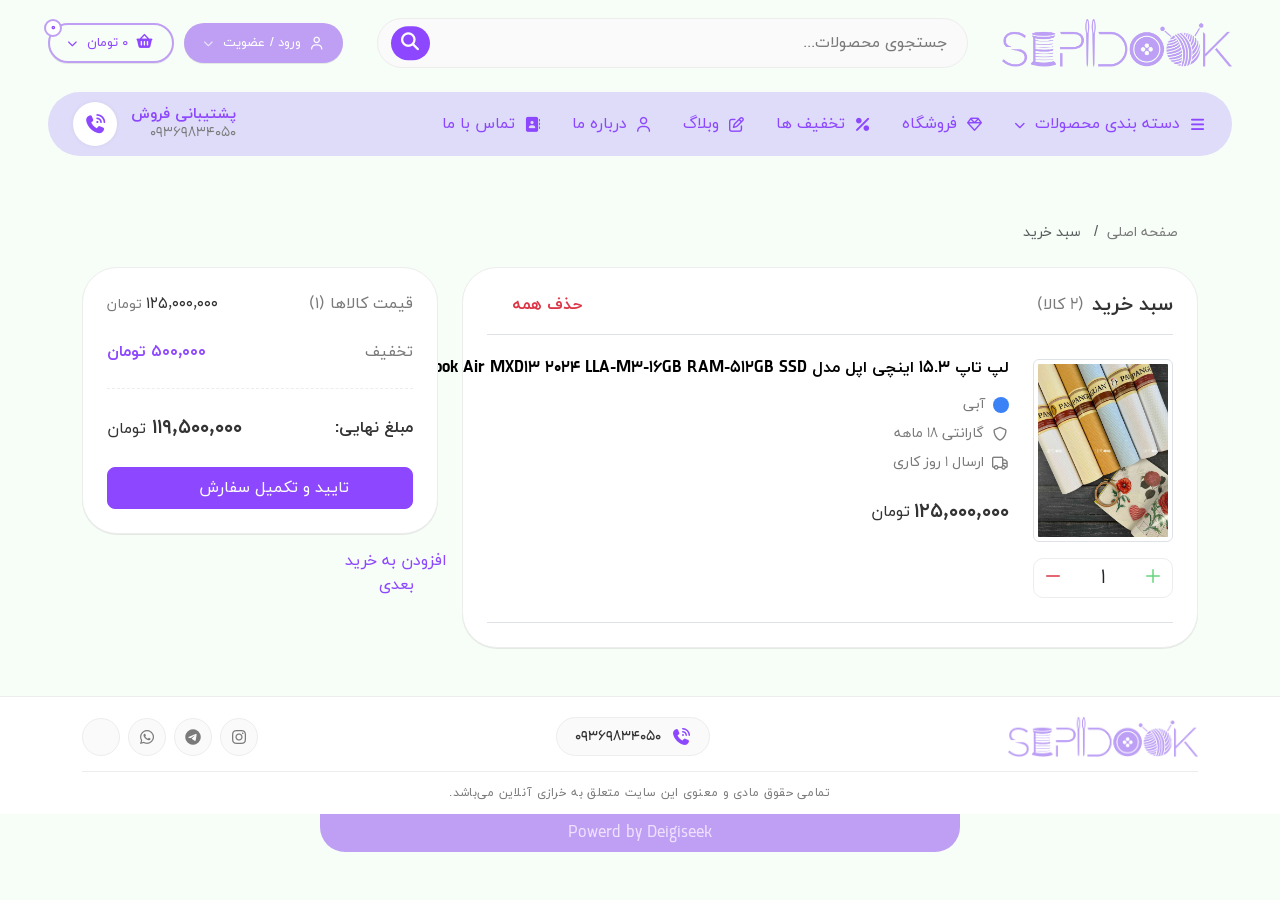
<file: cart.html>
<!DOCTYPE html>
<html lang="fa" dir="rtl">

<head>
    <meta charset="UTF-8"/>
    <meta name="viewport" content="width=device-width, initial-scale=1.0"/>
    <title>فروشگاه سپیدوک - خرازی آنلاین سپیدوک</title>

    <!-- Bootstrap RTL -->
    <link href="css/bootstrap.rtl.min.css" rel="stylesheet">

    <!-- Font Awesome -->
    <link href="css/all.css" rel="stylesheet">

    <!-- Swiper CSS (For Two-Row Carousel) -->
    <link rel="stylesheet" href="css/swiper-bundle.min.css"/>

    <!-- Css Custom -->
    <link rel="stylesheet" href="css/styles.css">

    <!-- Favicon -->
    <link rel="icon" href="image/svg/Wool-1-100x100.webp" sizes="32x32">

</head>

<body>
<!-- Header -->
<header class="site-header mb-3">
    <div class="container-fluid px-4 px-xl-5">
        <!-- Top header -->
        <div class="header-top">
            <div class="header-inner">
                <!-- Logo -->
                <a href="#" class="logo-box">
                    <!-- جایگزین موقت تا زمانی که تصویر بارگذاری شود -->
                    <img src="image/Sepidook-Blank-4.png.webp" alt="لوگو" width="230px"
                         onerror="this.style.display='none'; this.nextElementSibling.style.display='block';">
                </a>

                <!-- Search -->
                <div class="search-wrap" id="searchWrap">
                    <div class="search-input-wrapper">
                        <input type="text" id="searchInput" placeholder="جستجوی محصولات..." autocomplete="off"/>
                        <div class="search-icon"><i class="fa-solid fa-magnifying-glass"></i></div>
                    </div>

                    <!-- ===== Search Autocomplete Dropdown ===== -->
                    <div class="search-dropdown" id="searchDropdown">

                        <!-- بخش ۱: جستجوهای اخیر -->
                        <div id="recentSearchSection">
                            <div class="search-dropdown-header">
                                <span>جستجوهای اخیر</span>
                                <button type="button" class="clear-recent-btn" id="clearRecentBtn">پاک کردن</button>
                            </div>
                            <div class="search-tags-container" id="recentTagsContainer">
                                <!-- تگ‌ها توسط JS تولید می‌شوند -->
                            </div>
                        </div>

                        <!-- بخش ۲: جستجوهای پرطرفدار -->
                        <div class="trending-search-section">
                            <div class="search-dropdown-header">
                                <span>جستجوهای پرطرفدار</span>
                            </div>
                            <div class="search-tags-container" id="trendingTagsContainer">
                                <button type="button" class="search-tag" data-query="لیپ گلاس">لیپ گلاس</button>
                                <button type="button" class="search-tag" data-query="ماشین لباسشویی">ماشین لباسشویی
                                </button>
                                <button type="button" class="search-tag" data-query="شامپو">شامپو</button>
                                <button type="button" class="search-tag" data-query="سفید کننده">سفید کننده</button>
                                <button type="button" class="search-tag" data-query="ریل">ریل</button>
                                <button type="button" class="search-tag" data-query="لوازم آرایشی">لوازم آرایشی</button>
                            </div>
                        </div>

                        <!-- بخش تصویر تبلیغاتی پایین (اختیاری - طبق تصویر شما) -->
                        <div class="search-banner">
                            <div class="search-banner-content">
                                <h4>جشنواره تخفیف!</h4>
                                <p>تا ۴۰٪ تخفیف روی محصولات</p>
                                <a href="#" class="search-banner-btn">مشاهده</a>
                            </div>
                            <div class="search-banner-image">
                                <i class="fa-solid fa-football"></i>
                            </div>
                        </div>
                    </div>
                </div>

                <!-- Actions -->
                <div class="right-actions">
                    <!-- ===== Login / User Dropdown ===== -->
                    <div class="user-dropdown-wrapper" id="userDropdownWrapper">
                        <!-- حالت اول: کاربر لاگین نکرده -->
                        <button class="login-btn user-trigger" type="button" id="userTrigger"
                                data-logged-in="false">
                            <i class="fa-regular fa-user"></i>
                            <span class="user-text">ورود / عضویت</span>
                            <i class="fa-solid fa-chevron-down user-arrow"></i>
                        </button>

                        <!-- حالت دوم: کاربر لاگین کرده (پنهان در ابتدا) -->
                        <button class="login-btn user-trigger logged-in" type="button" id="userTriggerLogged"
                                data-logged-in="true" style="display: none;">
                            <i class="fa-regular fa-user"></i>
                            <span class="user-text">ابوالفضل</span>
                            <i class="fa-solid fa-chevron-down user-arrow"></i>
                        </button>

                        <!-- ===== Dropdown Menu ===== -->
                        <div class="user-dropdown" id="userDropdown">
                            <div class="user-dropdown-header">
                                <div class="user-avatar">
                                    <i class="fa-regular fa-user"></i>
                                </div>
                                <div class="user-info">
                                    <span class="user-name">ابوالفضل عزیز</span>
                                    <span class="user-email">user@example.com</span>
                                </div>
                            </div>
                            <ul class="user-dropdown-list">
                                <li>
                                    <a href="./register.html" class="dropdown-link">
                                        <i class="fas fa-user-lock"></i>
                                        <span>ورود/ثبت نام</span>
                                    </a>
                                </li>
                                <li>
                                    <a href="./dashboard.html" class="dropdown-link">
                                        <i class="fa-regular fa-user"></i>
                                        <span>پروفایل</span>
                                    </a>
                                </li>
                                <li>
                                    <a href="./dashboard-orders.html" class="dropdown-link">
                                        <i class="fas fa-receipt"></i>
                                        <span>سفارش‌های من</span>
                                    </a>
                                </li>
                                <li>
                                    <a href="#" class="dropdown-link">
                                        <i class="fa-regular fa-heart"></i>
                                        <span>علاقه‌مندی‌ها</span>
                                    </a>
                                </li>
                                <li>
                                    <a href="#" class="dropdown-link">
                                        <i class="fas fa-gear"></i>
                                        <span>تنظیمات حساب</span>
                                    </a>
                                </li>
                                <li class="dropdown-divider"></li>
                                <li>
                                    <a href="#" class="dropdown-link logout-link">
                                        <i class="fa-solid fa-right-from-bracket"></i>
                                        <span>خروج</span>
                                    </a>
                                </li>
                            </ul>
                        </div>
                    </div>

                    <!-- ===== Cart ===== -->
                    <div class="cart-wrap">
                        <button class="cart-btn" type="button" id="cartTrigger">
                            <span class="cart-icon"><i class="fa-solid fa-basket-shopping"></i></span>
                            <span class="cart-total-price">۰ تومان</span>
                            <span class="cart-badge" id="cartBadge">0</span>
                            <i class="fa-solid fa-chevron-down cart-arrow"></i>
                        </button>

                        <!-- ===== Cart Dropdown ===== -->
                        <div class="cart-dropdown" id="cartDropdown">
                            <!-- Header -->
                            <div class="cart-dropdown-header">
                                <h4 class="cart-dropdown-title">
                                    <i class="fa-solid fa-basket-shopping"></i>
                                    سبد خرید
                                </h4>
                                <span class="cart-item-count" id="cartItemCount">۰ آیتم</span>
                            </div>

                            <!-- Cart Items List -->
                            <div class="cart-items-list" id="cartItemsList">
                                <!-- آیتم‌ها به صورت داینامیک اضافه می‌شوند -->
                            </div>

                            <!-- Empty State -->
                            <div class="cart-empty" id="cartEmpty">
                                <div class="cart-empty-icon">
                                    <i class="fas fa-basket-shopping"></i>
                                </div>
                                <p class="cart-empty-text">سبد خرید شما خالی است</p>
                                <a href="#" class="cart-empty-link">مشاهده محصولات</a>
                            </div>

                            <!-- Footer -->
                            <div class="cart-dropdown-footer" id="cartFooter">
                                <div class="cart-subtotal">
                                    <span class="subtotal-label">جمع کل</span>
                                    <span class="subtotal-price" id="cartSubtotal">۰ تومان</span>
                                </div>
                                <div class="cart-actions">
                                    <a href="#" class="cart-view-btn">مشاهده سبد خرید</a>
                                    <a href="#" class="cart-checkout-btn">تکمیل خرید</a>
                                </div>
                            </div>
                        </div>
                    </div>
                </div>
            </div>
        </div>

        <!--  BOTTOM NAV - Mobile App Style  -->
        <div class="header-bottom">
            <div class="nav-shell">
                <!-- ناوبری موبایل -->
                <nav class="mobile-nav" aria-label="Mobile navigation">
                    <!-- آیتم ۱: خانه -->
                    <input type="radio" name="mobileNav" id="nav-home" checked>
                    <label for="nav-home" class="mobile-nav-item">
                        <i class="fa-solid fa-house"></i>
                        <span>خانه</span>
                    </label>

                    <!-- آیتم ۲: فروشگاه -->
                    <input type="radio" name="mobileNav" id="nav-shop">
                    <label for="nav-shop" class="mobile-nav-item">
                        <i class="fa-solid fa-store"></i>
                        <span>فروشگاه</span>
                    </label>

                    <!-- آیتم ۳: دسته‌بندی‌ها -->
                    <input type="radio" name="mobileNav" id="nav-categories">
                    <label for="nav-categories" class="mobile-nav-item" id="mobileMegaTrigger">
                        <i class="fas fa-bars"></i>
                        <span>دسته‌ها</span>
                    </label>

                    <!-- آیتم ۴: وبلاگ -->
                    <input type="radio" name="mobileNav" id="nav-blog">
                    <label for="nav-blog" class="mobile-nav-item">
                        <i class="fa-solid fa-pen-to-square"></i>
                        <span>وبلاگ</span>
                    </label>

                    <!-- آیتم ۵: بیشتر -->
                    <input type="radio" name="mobileNav" id="nav-more">
                    <label for="nav-more" class="mobile-nav-item">
                        <i class="fa-solid fa-ellipsis"></i>
                        <span>بیشتر</span>
                    </label>

                    <!-- Indicator متحرک -->
                    <div class="nav-indicator"></div>
                </nav>

                <!-- منوی دسکتاپ (در موبایل مخفی) -->
                <nav class="nav-menu desktop-nav" aria-label="Main navigation">
                    <div class="nav-item-mega">
                        <a href="#" class="nav-item-custom mega-trigger" id="megaTrigger">
                            <i class="fa-solid fa-bars"></i>
                            <span>دسته بندی محصولات</span>
                            <i class="fa-solid fa-chevron-down mega-arrow"></i>
                        </a>
                    </div>
                    <a href="#" class="nav-item-custom"><i class="fa-regular fa-gem"></i><span>فروشگاه</span></a>
                    <a href="#" class="nav-item-custom"><i class="fa-solid fa-percent"></i><span>تخفیف ها</span></a>
                    <a href="#" class="nav-item-custom"><i
                            class="fa-regular fa-pen-to-square"></i><span>وبلاگ</span></a>
                    <a href="#" class="nav-item-custom"><i class="fa-regular fa-user"></i><span>درباره ما</span></a>
                    <a href="#" class="nav-item-custom"><i class="fa-solid fa-address-book"></i><span>تماس با ما</span></a>
                </nav>

                <!-- Support (desktop only) -->
                <div class="support-box">
                    <div class="support-icon"><i class="fa-solid fa-phone-volume"></i></div>
                    <div class="support-text">
                        <span class="label">پشتیبانی فروش</span>
                        <span class="phone">09369834050</span>
                    </div>
                </div>
            </div>
        </div>
    </div>
    <div class="mega-menu" id="megaMenu">
        <div class="mega-container">
            <button class="mega-close" id="megaClose">
                <i class="fa-solid fa-xmark"></i>
            </button>
            <div class="mega-flex-row">
                <div class="mega-swiper-wrapper">
                    <div class="swiper mega-swiper">
                        <div class="swiper-wrapper">
                            <div class="swiper-slide">
                                <div class="mega-col">
                                    <h4 class="mega-col-title"><i class="fa-solid fa-shirt"></i>
                                        لباس و پوشاک</h4>
                                    <ul class="mega-col-list">
                                        <li><a href="#">لباس زنانه</a></li>
                                        <li><a href="#">لباس مردانه</a></li>
                                        <li><a href="#">لباس کودک</a></li>
                                        <li><a href="#">لباس مجلسی</a></li>
                                        <li><a href="#">لباس ورزشی</a></li>
                                        <li><a href="#">لباس کار</a></li>
                                    </ul>
                                </div>
                            </div>
                            <div class="swiper-slide">
                                <div class="mega-col">
                                    <h4 class="mega-col-title"><i class="fa-solid fa-scissors"></i>
                                        لوازم خیاطی</h4>
                                    <ul class="mega-col-list">
                                        <li><a href="#">نخ و سوزن</a></li>
                                        <li><a href="#">قیچی و برش</a></li>
                                        <li><a href="#">متر و اندازه‌گیری</a></li>
                                        <li><a href="#">چرخ خیاطی</a></li>
                                        <li><a href="#">لوازم گلدوزی</a></li>
                                        <li><a href="#">پایه و میز خیاطی</a></li>
                                    </ul>
                                </div>
                            </div>
                            <div class="swiper-slide">
                                <div class="mega-col">
                                    <h4 class="mega-col-title"><i class="fa-regular fa-gem"></i>
                                        زیورآلات و تزئینات</h4>
                                    <ul class="mega-col-list">
                                        <li><a href="#">دستبند و گردنبند</a></li>
                                        <li><a href="#">گوشواره و انگشتر</a></li>
                                        <li><a href="#">سنگ‌دوزی و نگین</a></li>
                                        <li><a href="#">کش و کلیپس مو</a></li>
                                        <li><a href="#">دکمه و پولک</a></li>
                                        <li><a href="#">مروارید و آب‌جواهر</a></li>
                                    </ul>
                                </div>
                            </div>
                            <div class="swiper-slide">
                                <div class="mega-col">
                                    <h4 class="mega-col-title"><i class="fas fa-scroll"></i> پارچه و
                                        متریال</h4>
                                    <ul class="mega-col-list">
                                        <li><a href="#">پارچه زنانه</a></li>
                                        <li><a href="#">پارچه مردانه</a></li>
                                        <li><a href="#">پارچه ضخیم و نخی</a></li>
                                        <li><a href="#">پارچه حریر و نازک</a></li>
                                        <li><a href="#">چرم و جیر</a></li>
                                        <li><a href="#">پارچه طرح‌دار</a></li>
                                    </ul>
                                </div>
                            </div>
                            <div class="swiper-slide">
                                <div class="mega-col">
                                    <h4 class="mega-col-title"><i class="fa-solid fa-toolbox"></i>
                                        ابزار و یراق</h4>
                                    <ul class="mega-col-list">
                                        <li><a href="#">ابزار اندازه‌گیری</a></li>
                                        <li><a href="#">یراق‌آلات</a></li>
                                        <li><a href="#">زیپ و دکمه</a></li>
                                        <li><a href="#">نخ و کاموا</a></li>
                                        <li><a href="#">ابزار گلدوزی</a></li>
                                        <li><a href="#">کیف و جعبه ابزار</a></li>
                                    </ul>
                                </div>
                            </div>
                            <div class="swiper-slide">
                                <div class="mega-col">
                                    <h4 class="mega-col-title"><i
                                            class="fa-solid fa-bag-shopping"></i> لوازم جانبی</h4>
                                    <ul class="mega-col-list">
                                        <li><a href="#">کیف و کوله</a></li>
                                        <li><a href="#">کمربند</a></li>
                                        <li><a href="#">کلاه و شال</a></li>
                                        <li><a href="#">دستکش</a></li>
                                        <li><a href="#">جوراب</a></li>
                                        <li><a href="#">لوازم آرایشی</a></li>
                                    </ul>
                                </div>
                            </div>
                        </div>
                        <div class="mega-scrollbar"></div>
                    </div>
                </div>
                <div class="mega-special-fixed">
                    <div class="mega-special-box">
                        <div class="mega-special-icon"><i class="fa-solid fa-bolt"></i></div>
                        <h4 class="mega-special-title">تخفیف‌های ویژه</h4>
                        <p class="mega-special-desc">تا ۵۰٪ تخفیف برای محصولات منتخب</p>
                        <a href="#" class="mega-special-link">مشاهده همه <i
                                class="fa-solid fa-chevron-left"></i></a>
                    </div>
                </div>
            </div>
        </div>
    </div>

</header>


<!-- Main Content -->
<main class="container my-5">
    <!-- Breadcrumb -->
    <nav aria-label="breadcrumb" class="mb-4">
        <ol class="breadcrumb mb-0">
            <li class="breadcrumb-item">
                <a href="main.html" class="text-decoration-none text-muted d-flex align-items-center gap-1">
                    <svg width="16" height="16" class="mb-1"><use href="#home" /></svg>
                    صفحه اصلی
                </a>
            </li>
            <li class="breadcrumb-item active d-flex align-items-center gap-1" aria-current="page">
                سبد خرید
            </li>
        </ol>
    </nav>

    <!-- Shopping Cart Section -->
    <section class="row g-4">
        <!-- Products Column -->
        <div class="col-lg-8">
            <div class="cart-box p-3 p-lg-4">
                <!-- Header -->
                <div class="d-flex justify-content-between align-items-center mb-4 pb-3 border-bottom">
                    <div class="d-flex align-items-center gap-2">
                        <h2 class="fs-5 mb-0 fw-bold">سبد خرید</h2>
                        <span class="text-muted">(2 کالا)</span>
                    </div>
                    <button class="btn btn-link text-danger text-decoration-none p-0 d-flex align-items-center gap-1 shadow-none">
                        <span class="fw-bold">حذف همه</span>
                        <svg width="20" height="20"><use href="#trash"></use></svg>
                    </button>
                </div>

                <!-- Product Items List -->
                <div class="d-flex flex-column gap-4">

                    <!-- PRODUCT ITEM 1 -->
                    <div class="product-item pb-4 border-bottom position-relative d-flex flex-column flex-sm-row justify-content-between gap-4">
                        <div class="d-flex flex-column flex-sm-row align-items-start gap-4 w-100">
                            <!-- Image & Counter -->
                            <div class="d-flex flex-column align-items-center gap-3" style="width: 140px; min-width: 140px;">
                                <img src="image/products/p-1.webp" class="img-thumbnail" alt="">
                                <div class="quantity-control w-100 d-flex align-items-center justify-content-between px-2 py-1 bg-white">
                                    <button class="btn p-0 text-accent shadow-none"><i class="far fa-plus"></i></button>
                                    <input type="number" min="1" max="20" value="1" class="form-control border-0 bg-transparent text-center p-0 shadow-none fs-5 w-50">
                                    <button class="btn p-0 text-danger shadow-none"><i class="far fa-minus"></i></button>
                                </div>
                            </div>

                            <!-- Information -->
                            <div class="d-flex flex-column gap-3 flex-grow-1">
                                <h3 class="fs-6 fw-bold mb-0 text-truncate" style="max-width: 100%;" title="لپ تاپ 15.3 اینچی اپل مدل MacBook Air">
                                    <a href="product-details.html" class="text-decoration-none text-black">
                                        لپ تاپ 15.3 اینچی اپل مدل MacBook Air MXD13 2024 LLA-M3-16GB RAM-512GB SSD
                                    </a>
                                </h3>
                                <ul class="list-unstyled text-muted small d-flex flex-column gap-2 mb-0">
                                    <li class="d-flex align-items-center gap-2">
                                        <span class="rounded-circle" style="width:16px; height:16px; background-color: #3b82f6;"></span> آبی
                                    </li>
                                    <li class="d-flex align-items-center gap-2">
                                        <i class="far fa-shield"></i> گارانتی 18 ماهه
                                    </li>
                                    <li class="d-flex align-items-center gap-2">
                                        <i class="far fa-truck"></i> ارسال 1 روز کاری
                                    </li>
                                </ul>
                                <div class="d-flex align-items-center gap-1 fw-bold mt-2">
                                    <span class="fs-5">۱۲۵,۰۰۰,۰۰۰</span>
                                    <span class="fs-6 fw-normal">تومان</span>
                                </div>

                                <!-- Mobile Actions -->
                                <div class="d-flex d-sm-none justify-content-between align-items-center w-100 mt-2">
                                    <button class="btn btn-link text-primary text-decoration-none p-0 d-flex align-items-center gap-1 small shadow-none">
                                        <span>خرید بعدی</span>
                                        <svg width="14" height="14"><use href="#chevron-left"></use></svg>
                                    </button>
                                    <button class="btn p-0 text-muted shadow-none position-absolute top-0 start-0"><svg width="20" height="20"><use href="#close"></use></svg></button>
                                </div>
                            </div>
                        </div>

                        <!-- Desktop Actions -->
                        <div class="d-none d-sm-flex flex-column justify-content-between align-items-end" style="min-width: 150px;">
                            <button class="btn p-0 text-muted shadow-none"><svg width="20" height="20"><use href="#x-mark"></use></svg></button>
                            <button class="btn btn-link text-primary text-decoration-none p-0 d-flex align-items-center gap-1 small shadow-none add-to-next-btn">
                                افزودن به خرید بعدی
                                <svg width="14" height="14"><use href="#chevron-left"></use></svg>
                            </button>
                        </div>
                    </div>

                    <!-- PRODUCT ITEM 2 -->
                    <!-- میتوانید ساختار محصول 1 را برای بقیه تکرار کنید -->

                </div>
            </div>
        </div>

        <!-- Price Box Column -->
        <div class="col-lg-4">
            <div class="cart-box p-4 sticky-top" style="top: 20px;">
                <ul class="list-unstyled d-flex flex-column gap-4 mb-4">
                    <li class="d-flex justify-content-between align-items-center">
                        <span class="text-muted">قیمت کالاها (۱)</span>
                        <div class="d-flex align-items-center gap-1">
                            <span>۱۲۵,۰۰۰,۰۰۰</span>
                            <span class="d-none d-xl-inline text-muted small">تومان</span>
                        </div>
                    </li>
                    <li class="d-flex justify-content-between align-items-center">
                        <span class="text-muted">تخفیف</span>
                        <span class="fw-bold text-primary">۵۰۰,۰۰۰ تومان</span>
                    </li>
                    <li class="d-flex justify-content-between align-items-center pt-4 border-top border-dashed">
                        <span class="fw-bold">مبلغ نهایی:</span>
                        <span class="fw-bold fs-5">۱۱۹,۵۰۰,۰۰۰ <small class="fw-normal fs-6">تومان</small></span>
                    </li>
                </ul>

                <a href="checkout.html" class="btn btn-primary w-100 py-2 d-flex justify-content-center align-items-center gap-2 rounded-3 text-white fs-6">
                    تایید و تکمیل سفارش
                    <svg width="20" height="20"><use href="#shopping-bag"></use></svg>
                </a>
            </div>
        </div>
    </section>
</main>

<!-- =========================================
FOOTER SECTION
========================================= -->
<footer class="site-footer">
    <div class="container">
        <div class="footer-inner">
            <!-- Logo -->
            <div class="footer-logo">
                <img src="image/Sepidook-Blank-4.png.webp" alt="خرازی آنلاین" width="160px"
                     onerror="this.style.display='none'; this.nextElementSibling.style.display='block';">
                <span style="display: none; font-size: 20px; font-weight: bold; color: var(--color-primary);">
                            خرازی آنلاین
                        </span>
            </div>

            <!-- Phone -->
            <div class="footer-phone">
                <i class="fa-solid fa-phone-volume"></i>
                <span>09369834050</span>
            </div>

            <!-- Social Icons -->
            <div class="footer-social">
                <a href="#" class="social-link" aria-label="اینستاگرام">
                    <i class="fa-brands fa-instagram"></i>
                </a>
                <a href="#" class="social-link" aria-label="تلگرام">
                    <i class="fa-brands fa-telegram"></i>
                </a>
                <a href="#" class="social-link" aria-label="واتساپ">
                    <i class="fa-brands fa-whatsapp"></i>
                </a>
                <a href="#" class="social-link" aria-label="آپارات">
                    <i class="fa-brands fa-aparat"></i>
                </a>
            </div>
        </div>

        <!-- Footer Bottom -->
        <div class="footer-bottom">
            <p class="footer-copy">
                تمامی حقوق مادی و معنوی این سایت متعلق به خرازی آنلاین می‌باشد.
            </p>
        </div>
    </div>
</footer>
<div id="designer">
    <span><a href=""> Powerd by Deigiseek</a></span>
</div>

<!-- Scripts -->
<!-- jQuery -->
<script src="https://code.jquery.com/jquery-3.7.1.min.js"></script>
<!-- Bootstrap Bundle -->
<script src="https://cdn.jsdelivr.net/npm/bootstrap@5.3.3/dist/js/bootstrap.bundle.min.js"></script>
<!-- Swiper JS -->
<script src="https://cdn.jsdelivr.net/npm/swiper@11/swiper-bundle.min.js"></script>
<!-- JS Custom -->
<script src="js/scripts.js"></script>


</body>

</html>
</file>
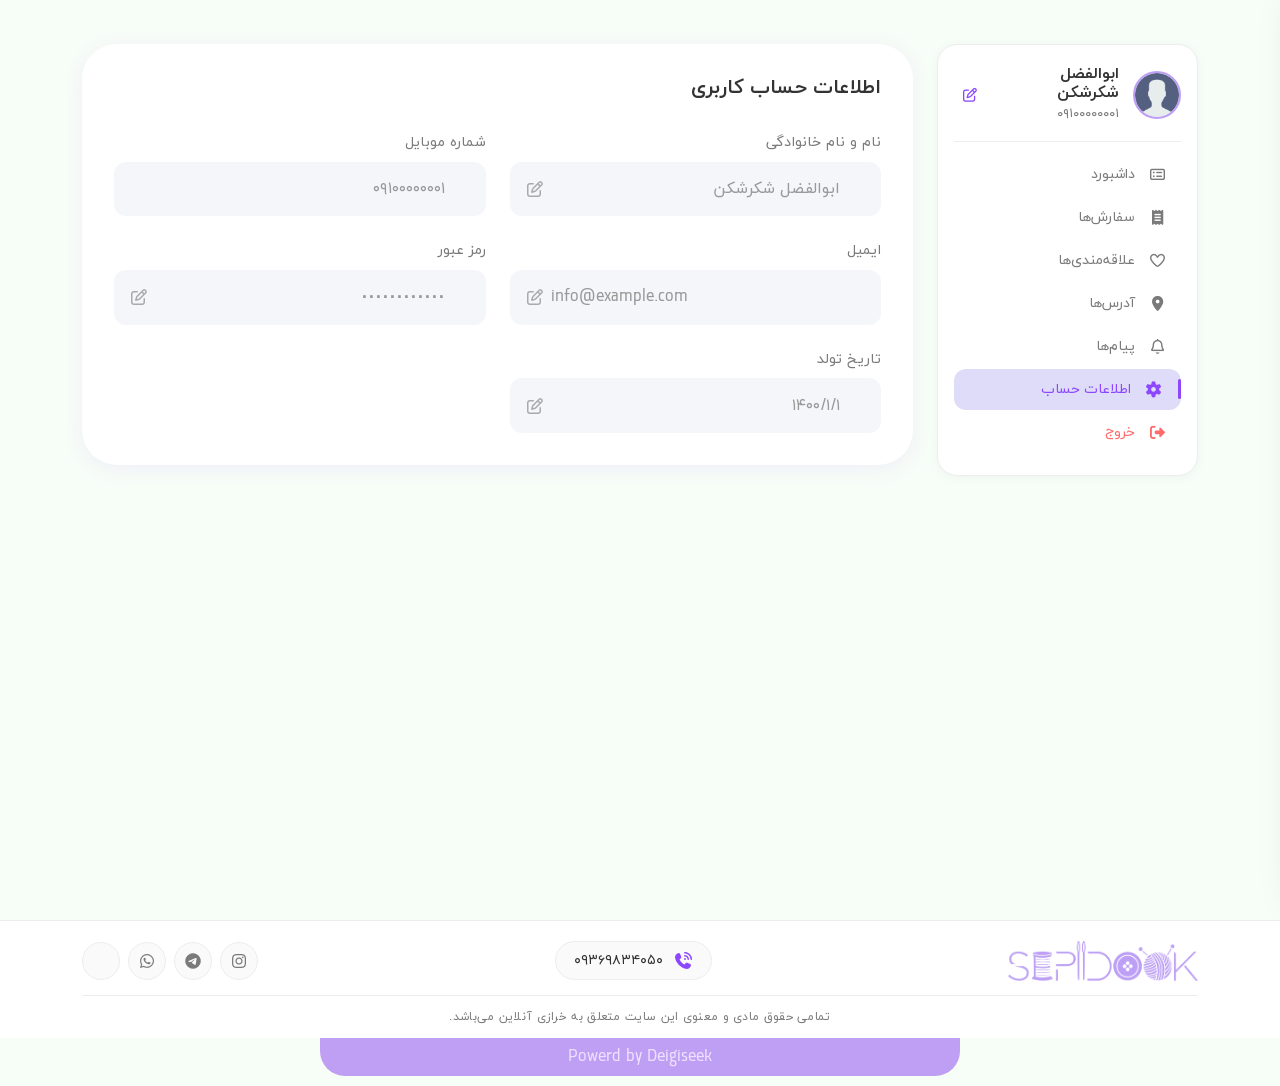
<file: dashboard-account.html>
<!DOCTYPE html>
<html lang="fa" dir="rtl">

<head>
    <meta charset="UTF-8"/>
    <meta name="viewport" content="width=device-width, initial-scale=1.0"/>
    <title>فروشگاه سپیدوک - خرازی آنلاین سپیدوک</title>

    <!-- Bootstrap RTL -->
    <link href="css/bootstrap.rtl.min.css" rel="stylesheet">

    <!-- Font Awesome -->
    <link href="css/all.css" rel="stylesheet">

    <!-- Swiper CSS (For Two-Row Carousel) -->
    <link rel="stylesheet" href="css/swiper-bundle.min.css"/>

    <!-- Css Custom -->
    <link rel="stylesheet" href="css/styles.css">

    <!-- Favicon -->
    <link rel="icon" href="image/svg/Wool-1-100x100.webp" sizes="32x32">

</head>

<body>

<!-- Main Content -->
<main>

    <!-- =========================================
    ACCOUNT PAGE - پنل کاربری
    ========================================= -->
    <div class="dashboard-page">
        <div class="container py-4">
            <div class="row g-4">
                <!-- =========================================
                SIDEBAR - منوی کاربری
                ========================================= -->
                <div class="col-lg-3">

                    <!-- دسکتاپ: منوی ثابت -->
                    <div class="dashboard-sidebar d-none d-lg-block">
                        <div class="user-profile-card">
                            <div class="user-profile-header">
                                <div class="user-avatar-wrapper">
                                    <img src="image/svg/user.png" alt="آواتار" class="user-avatar">
                                </div>
                                <div class="user-info">
                                    <h4 class="user-name">ابوالفضل شکرشکن</h4>
                                    <span class="user-phone">۰۹۱۰۰۰۰۰۰۰۱</span>
                                </div>
                                <button class="user-edit-btn" title="ویرایش">
                                    <i class="fa-regular fa-pen-to-square"></i>
                                </button>
                            </div>

                            <ul class="dashboard-menu">
                                <li>
                                    <a href="./dashboard.html">
                                        <i class="fa-regular fa-rectangle-list"></i>
                                        <span>داشبورد</span>
                                    </a>
                                </li>
                                <li>
                                    <a href="./dashboard-orders.html">
                                        <i class="fas fa-receipt"></i>
                                        <span>سفارش‌ها</span>
                                    </a>
                                </li>
                                <li>
                                    <a href="./dashboard-wishlist.html">
                                        <i class="fa-regular fa-heart"></i>
                                        <span>علاقه‌مندی‌ها</span>
                                    </a>
                                </li>
                                <li>
                                    <a href="./dashboard-address.html">
                                        <i class="fas fa-location-dot"></i>
                                        <span>آدرس‌ها</span>
                                    </a>
                                </li>
                                <li>
                                    <a href="./dashboard-massage.html">
                                        <i class="fa-regular fa-bell"></i>
                                        <span>پیام‌ها</span>
                                    </a>
                                </li>
                                <li class="active">
                                    <a href="./dashboard-account.html">
                                        <i class="fas fa-gear"></i>
                                        <span>اطلاعات حساب</span>
                                    </a>
                                </li>
                                <li class="logout">
                                    <a href="#">
                                        <i class="fa-solid fa-right-from-bracket"></i>
                                        <span>خروج</span>
                                    </a>
                                </li>
                            </ul>
                        </div>
                    </div>

                    <!-- موبایل: دکمه باز کردن منو -->
                    <div class="d-lg-none mb-3">
                        <button class="mobile-menu-toggle" id="mobileMenuToggle">
                            <i class="fa-solid fa-bars"></i>
                            منوی کاربری
                        </button>
                    </div>

                    <!-- موبایل: منوی کشویی -->
                    <div class="mobile-sidebar-overlay" id="mobileSidebarOverlay"></div>
                    <div class="dashboard-sidebar mobile-sidebar" id="mobileSidebar">
                        <div class="user-profile-card">
                            <button class="mobile-menu-close" id="mobileMenuClose">
                                <i class="fa-solid fa-xmark"></i>
                            </button>

                            <div class="user-profile-header">
                                <div class="user-avatar-wrapper">
                                    <img src="image/svg/user.png" alt="آواتار" class="user-avatar">
                                </div>
                                <div class="user-info">
                                    <h4 class="user-name">ابوالفضل شکرشکن</h4>
                                    <span class="user-phone">۰۹۱۰۰۰۰۰۰۰۱</span>
                                </div>
                                <button class="user-edit-btn" title="ویرایش">
                                    <i class="fa-regular fa-pen-to-square"></i>
                                </button>
                            </div>

                            <ul class="dashboard-menu">
                                <li>
                                    <a href="./dashboard.html">
                                        <i class="fa-regular fa-rectangle-list"></i>
                                        <span>داشبورد</span>
                                    </a>
                                </li>
                                <li>
                                    <a href="./dashboard-orders.html">
                                        <i class="fas fa-receipt"></i>
                                        <span>سفارش‌ها</span>
                                    </a>
                                </li>
                                <li>
                                    <a href="./dashboard-wishlist.html">
                                        <i class="fa-regular fa-heart"></i>
                                        <span>علاقه‌مندی‌ها</span>
                                    </a>
                                </li>
                                <li>
                                    <a href="./dashboard-address.html">
                                        <i class="fas fa-location-dot"></i>
                                        <span>آدرس‌ها</span>
                                    </a>
                                </li>
                                <li>
                                    <a href="./dashboard-massage.html">
                                        <i class="fa-regular fa-bell"></i>
                                        <span>پیام‌ها</span>
                                    </a>
                                </li>
                                <li class="active">
                                    <a href="./dashboard-account.html">
                                        <i class="fas fa-gear"></i>
                                        <span>اطلاعات حساب</span>
                                    </a>
                                </li>
                                <li class="logout">
                                    <a href="#">
                                        <i class="fa-solid fa-right-from-bracket"></i>
                                        <span>خروج</span>
                                    </a>
                                </li>
                            </ul>
                        </div>
                    </div>

                </div>

                <!-- =========================================
                MAIN CONTENT - اطلاعات حساب
                ========================================= -->
                <div class="col-lg-9">
                    <!-- کارت اطلاعات کاربری -->
                    <div class="account-info-card">
                        <h3 class="account-info-title">اطلاعات حساب کاربری</h3>

                        <form id="userInfoForm" class="row g-4">
                            <!-- نام و نام خانوادگی -->
                            <div class="col-md-6">
                                <div class="account-input-group">
                                    <label>نام و نام خانوادگی</label>
                                    <div class="account-input-wrapper">
                                        <input type="text" id="fullname" value="ابوالفضل شکرشکن"
                                               disabled>
                                        <button type="button" class="edit-icon-btn"
                                                data-target="fullname">
                                            <i class="fa-regular fa-pen-to-square"></i>
                                        </button>
                                    </div>
                                </div>
                            </div>

                            <!-- شماره موبایل -->
                            <div class="col-md-6">
                                <div class="account-input-group">
                                    <label>شماره موبایل</label>
                                    <div class="account-input-wrapper">
                                        <input type="text" value="۰۹۱۰۰۰۰۰۰۰۱" disabled>
                                    </div>
                                </div>
                            </div>

                            <!-- ایمیل -->
                            <div class="col-md-6">
                                <div class="account-input-group">
                                    <label>ایمیل</label>
                                    <div class="account-input-wrapper">
                                        <input type="email" id="email" value="info@example.com"
                                               disabled>
                                        <button type="button" class="edit-icon-btn" data-target="email">
                                            <i class="fa-regular fa-pen-to-square"></i>
                                        </button>
                                    </div>
                                </div>
                            </div>

                            <!-- رمز عبور -->
                            <div class="col-md-6">
                                <div class="account-input-group">
                                    <label>رمز عبور</label>
                                    <div class="account-input-wrapper">
                                        <input type="password" value="............" disabled>
                                        <button type="button" class="edit-icon-btn"
                                                data-bs-toggle="modal"
                                                data-bs-target="#changePasswordModal">
                                            <i class="fa-regular fa-pen-to-square"></i>
                                        </button>
                                    </div>
                                </div>
                            </div>

                            <!-- تاریخ تولد -->
                            <div class="col-md-6">
                                <div class="account-input-group">
                                    <label>تاریخ تولد</label>
                                    <div class="account-input-wrapper">
                                        <input type="text" value="۱۴۰۰/۱/۱" disabled>
                                        <button type="button" class="edit-icon-btn">
                                            <i class="fa-regular fa-pen-to-square"></i>
                                        </button>
                                    </div>
                                </div>
                            </div>
                        </form>
                    </div>

                </div>
            </div>
        </div>
    </div>

</main>

<!-- =========================================
MODAL: تغییر رمز عبور (2 مرحله‌ای)
========================================= -->
<div class="modal fade" id="changePasswordModal" tabindex="-1" aria-hidden="true">
    <div class="modal-dialog modal-dialog-centered">
        <div class="modal-content">
            <div class="modal-header border-0 pb-0">
                <h5 class="modal-title fw-bold" id="modalStepTitle">تغییر رمز عبور</h5>
                <button type="button" class="btn-close" data-bs-dismiss="modal"
                        aria-label="Close"></button>
            </div>

            <!-- Step 1: OTP Verification -->
            <div id="otpStep" class="p-4">
                <p class="text-center text-muted small mb-3">کد تایید به شماره ۰۹۱۰۰۰۰۰۰۰۱ ارسال شد</p>

                <div class="otp-container">
                    <input type="text" maxlength="1" class="otp-input" id="otp1" autofocus>
                    <input type="text" maxlength="1" class="otp-input" id="otp2">
                    <input type="text" maxlength="1" class="otp-input" id="otp3">
                    <input type="text" maxlength="1" class="otp-input" id="otp4">
                </div>

                <div id="otpError" class="text-danger text-center small mb-3 d-none">کد وارد شده صحیح
                    نمی‌باشد.
                </div>

                <div class="d-flex justify-content-between align-items-center mb-4">
                    <button id="resendOtpBtn" class="btn btn-link text-decoration-none p-0" disabled>
                        ارسال مجدد کد
                    </button>
                    <span id="otpTimer" class="text-muted small">00:30</span>
                </div>

                <button id="verifyOtpBtn" class="btn btn-primary-custom w-100">تایید کد</button>
            </div>

            <!-- Step 2: New Password Form -->
            <div id="passwordStep" class="p-4 d-none">
                <p class="text-center text-muted small">رمز عبور باید حداقل ۸ حرفی باشد</p>

                <div class="position-relative mb-2">
                    <input type="password" id="newPassword" class="form-control ps-5"
                           placeholder="رمز عبور جدید"
                           style="border-radius: 12px; padding: 0.8rem 1rem;">
                    <i class="fa-regular fa-eye position-absolute top-50 start-0 translate-middle-y ms-3 text-muted"
                       style="left: 15px; cursor: pointer;"
                       onclick="togglePassword('newPassword', this)"></i>
                </div>

                <ul class="password-requirements list-unstyled mb-3" id="passReq">
                    <li id="reqLength"><i class="fa-regular fa-circle me-1"></i> حداقل ۸ حرف</li>
                    <li id="reqNumber"><i class="fa-regular fa-circle me-1"></i> شامل عدد</li>
                    <li id="reqUpper"><i class="fa-regular fa-circle me-1"></i> شامل یک حرف بزرگ</li>
                </ul>

                <div class="position-relative mb-3">
                    <input type="password" id="confirmPassword" class="form-control ps-5"
                           placeholder="تکرار رمز عبور *"
                           style="border-radius: 12px; padding: 0.8rem 1rem;">
                    <i class="fa-regular fa-eye position-absolute top-50 start-0 translate-middle-y ms-3 text-muted"
                       style="left: 15px; cursor: pointer;"
                       onclick="togglePassword('confirmPassword', this)"></i>
                </div>
                <div id="passError" class="text-danger text-center small mb-3 d-none">رمز عبور و تکرار
                    آن یکسان نیستند.
                </div>

                <button id="savePasswordBtn" class="btn btn-primary-custom w-100">تغییر رمز</button>
            </div>
        </div>
    </div>
</div>
</div>
</div>
</div>

</main>

<!-- =========================================
FOOTER
========================================= -->
<footer class="site-footer">
    <div class="container">
        <div class="footer-inner">

            <!-- Logo -->
            <div class="footer-logo">
                <img src="image/Sepidook-Blank-4.png.webp" alt="خرازی آنلاین" width="160px"
                     onerror="this.style.display='none'; this.nextElementSibling.style.display='block';">
                <span style="display: none; font-size: 20px; font-weight: bold; color: var(--color-primary);">
                    خرازی آنلاین
                </span>
            </div>

            <!-- Phone -->
            <div class="footer-phone">
                <i class="fa-solid fa-phone-volume"></i>
                <span>۰۹۳۶۹۸۳۴۰۵۰</span>
            </div>

            <!-- Social Icons -->
            <div class="footer-social">
                <a href="#" class="social-link" aria-label="اینستاگرام">
                    <i class="fa-brands fa-instagram"></i>
                </a>
                <a href="#" class="social-link" aria-label="تلگرام">
                    <i class="fa-brands fa-telegram"></i>
                </a>
                <a href="#" class="social-link" aria-label="واتساپ">
                    <i class="fa-brands fa-whatsapp"></i>
                </a>
                <a href="#" class="social-link" aria-label="آپارات">
                    <i class="fa-brands fa-aparat"></i>
                </a>
            </div>

        </div>

        <!-- Footer Bottom -->
        <div class="footer-bottom">
            <p class="footer-copy">
                تمامی حقوق مادی و معنوی این سایت متعلق به خرازی آنلاین می‌باشد.
            </p>
        </div>
    </div>
</footer>

<!-- =========================================
DESIGNER CREDIT
========================================= -->
<div id="designer">
    <span><a href="#"> Powerd by Deigiseek</a></span>
</div>

<!-- =========================================
SCRIPTS
========================================= -->
<!-- jQuery -->
<script src="https://code.jquery.com/jquery-3.7.1.min.js"></script>
<!-- Bootstrap Bundle -->
<script src="https://cdn.jsdelivr.net/npm/bootstrap@5.3.3/dist/js/bootstrap.bundle.min.js"></script>
<!-- Swiper JS -->
<script src="https://cdn.jsdelivr.net/npm/swiper@11/swiper-bundle.min.js"></script>
<!-- JS Custom -->
<script src="js/scripts.js"></script>

</body>

</html>
</file>
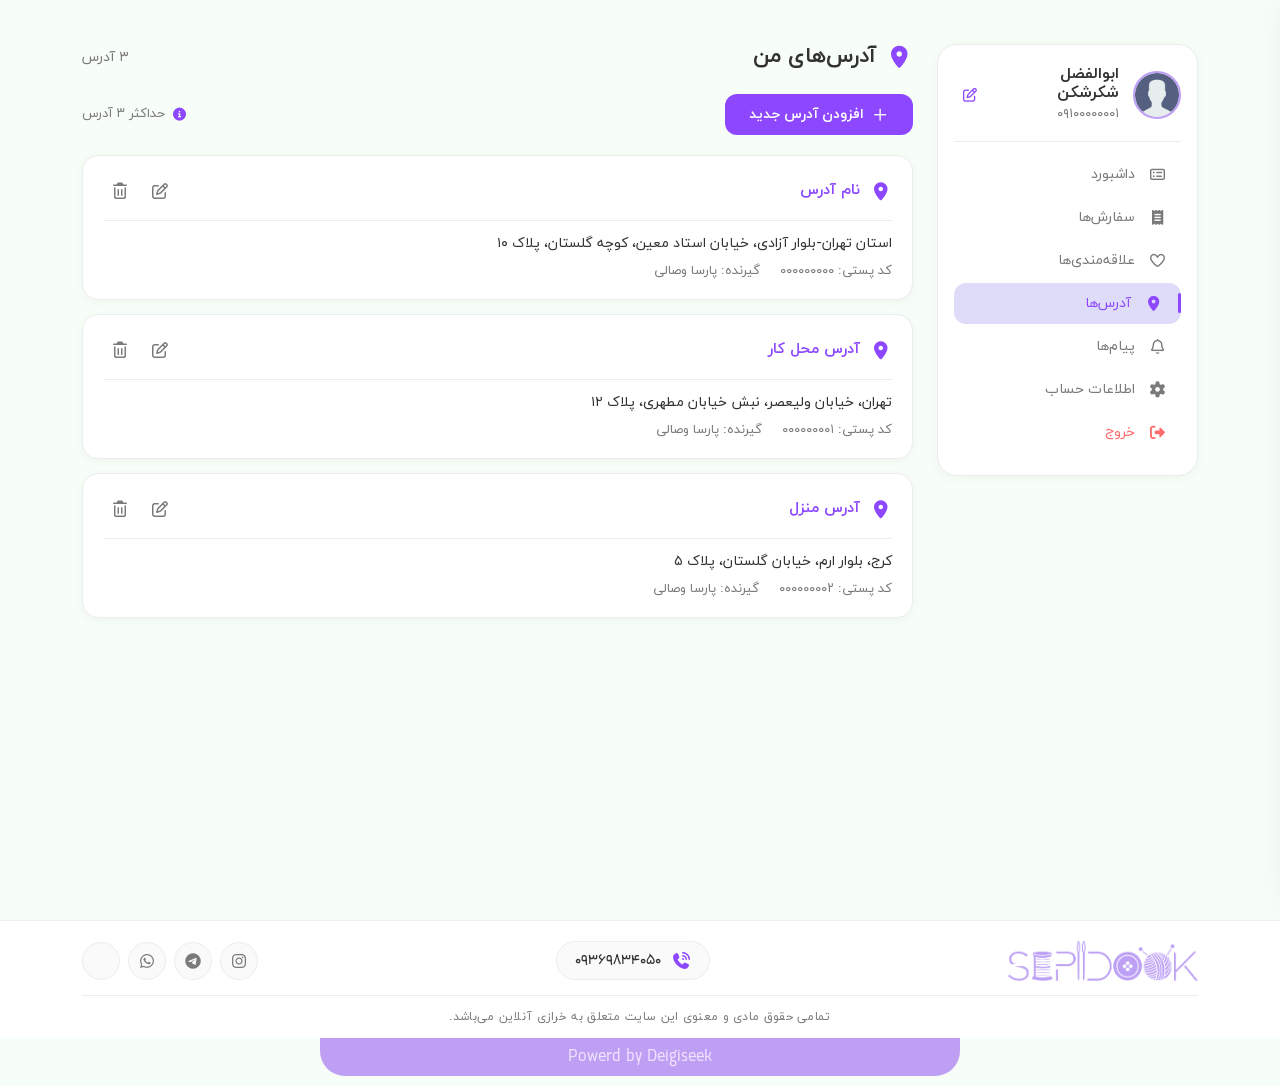
<file: dashboard-address.html>
<!DOCTYPE html>
<html lang="fa" dir="rtl">

<head>
    <meta charset="UTF-8"/>
    <meta name="viewport" content="width=device-width, initial-scale=1.0"/>
    <title>فروشگاه سپیدوک - خرازی آنلاین سپیدوک</title>

    <!-- Bootstrap RTL -->
    <link href="css/bootstrap.rtl.min.css" rel="stylesheet">

    <!-- Font Awesome -->
    <link href="css/all.css" rel="stylesheet">

    <!-- Swiper CSS (For Two-Row Carousel) -->
    <link rel="stylesheet" href="css/swiper-bundle.min.css"/>

    <!-- Css Custom -->
    <link rel="stylesheet" href="css/styles.css">

    <!-- Favicon -->
    <link rel="icon" href="image/svg/Wool-1-100x100.webp" sizes="32x32">

</head>

<body>
<!-- Main Content -->
<main>
    <!-- =========================================
    ORDERS PAGE - پنل کاربری
    ========================================= -->
    <div class="dashboard-page">
        <div class="container py-4">
            <div class="row g-4">

                <!-- =========================================
                SIDEBAR - منوی کاربری
                ========================================= -->
                <div class="col-lg-3">
                    <!-- دسکتاپ: منوی ثابت -->
                    <div class="dashboard-sidebar d-none d-lg-block">
                        <div class="user-profile-card">
                            <div class="user-profile-header">
                                <div class="user-avatar-wrapper">
                                    <img src="image/svg/user.png" alt="آواتار" class="user-avatar">
                                </div>
                                <div class="user-info">
                                    <h4 class="user-name">ابوالفضل شکرشکن</h4>
                                    <span class="user-phone">۰۹۱۰۰۰۰۰۰۰۱</span>
                                </div>
                                <button class="user-edit-btn" title="ویرایش">
                                    <i class="fa-regular fa-pen-to-square"></i>
                                </button>
                            </div>

                            <ul class="dashboard-menu">
                                <li>
                                    <a href="./dashboard.html">
                                        <i class="fa-regular fa-rectangle-list"></i>
                                        <span>داشبورد</span>
                                    </a>
                                </li>
                                <li>
                                    <a href="./dashboard-orders.html">
                                        <i class="fas fa-receipt"></i>
                                        <span>سفارش‌ها</span>
                                    </a>
                                </li>
                                <li>
                                    <a href="./dashboard-wishlist.html">
                                        <i class="fa-regular fa-heart"></i>
                                        <span>علاقه‌مندی‌ها</span>
                                    </a>
                                </li>
                                <li class="active">
                                    <a href="./dashboard-address.html">
                                        <i class="fas fa-location-dot"></i>
                                        <span>آدرس‌ها</span>
                                    </a>
                                </li>
                                <li>
                                    <a href="./dashboard-massage.html">
                                        <i class="fa-regular fa-bell"></i>
                                        <span>پیام‌ها</span>
                                    </a>
                                </li>
                                <li>
                                    <a href="./dashboard-account.html">
                                        <i class="fas fa-gear"></i>
                                        <span>اطلاعات حساب</span>
                                    </a>
                                </li>
                                <li class="logout">
                                    <a href="#">
                                        <i class="fa-solid fa-right-from-bracket"></i>
                                        <span>خروج</span>
                                    </a>
                                </li>
                            </ul>
                        </div>
                    </div>

                    <!-- موبایل: دکمه باز کردن منو -->
                    <div class="d-lg-none mb-3">
                        <button class="mobile-menu-toggle" id="mobileMenuToggle">
                            <i class="fa-solid fa-bars"></i>
                            منوی کاربری
                        </button>
                    </div>

                    <!-- موبایل: منوی کشویی -->
                    <div class="mobile-sidebar-overlay" id="mobileSidebarOverlay"></div>
                    <div class="dashboard-sidebar mobile-sidebar" id="mobileSidebar">
                        <div class="user-profile-card">
                            <button class="mobile-menu-close" id="mobileMenuClose">
                                <i class="fa-solid fa-xmark"></i>
                            </button>

                            <div class="user-profile-header">
                                <div class="user-avatar-wrapper">
                                    <img src="image/svg/user.png" alt="آواتار" class="user-avatar">
                                </div>
                                <div class="user-info">
                                    <h4 class="user-name">ابوالفضل شکرشکن</h4>
                                    <span class="user-phone">۰۹۱۰۰۰۰۰۰۰۱</span>
                                </div>
                                <button class="user-edit-btn" title="ویرایش">
                                    <i class="fa-regular fa-pen-to-square"></i>
                                </button>
                            </div>

                            <ul class="dashboard-menu">
                                <li>
                                    <a href="./dashboard.html">
                                        <i class="fa-regular fa-rectangle-list"></i>
                                        <span>داشبورد</span>
                                    </a>
                                </li>
                                <li>
                                    <a href="./dashboard-orders.html">
                                        <i class="fas fa-receipt"></i>
                                        <span>سفارش‌ها</span>
                                    </a>
                                </li>
                                <li>
                                    <a href="./dashboard-wishlist.html">
                                        <i class="fa-regular fa-heart"></i>
                                        <span>علاقه‌مندی‌ها</span>
                                    </a>
                                </li>
                                <li class="active">
                                    <a href="./dashboard-address">
                                        <i class="fas fa-location-dot"></i>
                                        <span>آدرس‌ها</span>
                                    </a>
                                </li>
                                <li>
                                    <a href="./dashboard-massage.html">
                                        <i class="fa-regular fa-bell"></i>
                                        <span>پیام‌ها</span>
                                    </a>
                                </li>
                                <li>
                                    <a href="./dashboard-account.html">
                                        <i class="fas fa-gear"></i>
                                        <span>اطلاعات حساب</span>
                                    </a>
                                </li>
                                <li class="logout">
                                    <a href="#">
                                        <i class="fa-solid fa-right-from-bracket"></i>
                                        <span>خروج</span>
                                    </a>
                                </li>
                            </ul>
                        </div>
                    </div>
                </div>

                <!-- =========================================
                   MAIN CONTENT - آدرس‌ها
                   ========================================= -->
                <div class="col-lg-9">

                    <!-- ===== عنوان صفحه ===== -->
                    <div class="page-header">
                        <h3 class="page-title">
                            <i class="fas fa-location-dot"></i>
                            آدرس‌های من
                        </h3>
                        <span class="page-subtitle" id="addressCount">۳ آدرس</span>
                    </div>

                    <!-- ===== دکمه افزودن آدرس ===== -->
                    <div class="address-actions">
                        <button class="add-address-btn" id="addAddressBtn">
                            <i class="fa-regular fa-plus"></i>
                            افزودن آدرس جدید
                        </button>
                        <span class="address-limit" id="addressLimit">
                        <i class="fas fa-circle-info"></i>
                        حداکثر ۳ آدرس
                    </span>
                    </div>

                    <!-- ===== لیست آدرس‌ها ===== -->
                    <div class="address-list" id="addressList">

                        <!-- ===== آدرس ۱ ===== -->
                        <div class="address-item" data-id="1">
                            <div class="address-header">
                                <div class="address-title">
                                    <i class="fas fa-location-dot"></i>
                                    <span class="address-name">نام آدرس</span>
                                </div>
                                <div class="address-actions-btns">
                                    <button class="address-edit" data-id="1" title="ویرایش">
                                        <i class="fa-regular fa-pen-to-square"></i>
                                    </button>
                                    <button class="address-delete" data-id="1" title="حذف">
                                        <i class="fa-regular fa-trash-can"></i>
                                    </button>
                                </div>
                            </div>
                            <div class="address-body">
                                <p class="address-full">استان تهران-بلوار آزادی، خیابان استاد معین، کوچه گلستان، پلاک
                                    ۱۰</p>
                                <p class="address-meta">
                                    <span>کد پستی: ۰۰۰۰۰۰۰۰۰</span>
                                    <span>گیرنده: پارسا وصالی</span>
                                </p>
                            </div>
                        </div>

                        <!-- ===== آدرس ۲ ===== -->
                        <div class="address-item" data-id="2">
                            <div class="address-header">
                                <div class="address-title">
                                    <i class="fas fa-location-dot"></i>
                                    <span class="address-name">آدرس محل کار</span>
                                </div>
                                <div class="address-actions-btns">
                                    <button class="address-edit" data-id="2" title="ویرایش">
                                        <i class="fa-regular fa-pen-to-square"></i>
                                    </button>
                                    <button class="address-delete" data-id="2" title="حذف">
                                        <i class="fa-regular fa-trash-can"></i>
                                    </button>
                                </div>
                            </div>
                            <div class="address-body">
                                <p class="address-full">تهران، خیابان ولیعصر، نبش خیابان مطهری، پلاک ۱۲</p>
                                <p class="address-meta">
                                    <span>کد پستی: ۰۰۰۰۰۰۰۰۱</span>
                                    <span>گیرنده: پارسا وصالی</span>
                                </p>
                            </div>
                        </div>

                        <!-- ===== آدرس ۳ ===== -->
                        <div class="address-item" data-id="3">
                            <div class="address-header">
                                <div class="address-title">
                                    <i class="fas fa-location-dot"></i>
                                    <span class="address-name">آدرس منزل</span>
                                </div>
                                <div class="address-actions-btns">
                                    <button class="address-edit" data-id="3" title="ویرایش">
                                        <i class="fa-regular fa-pen-to-square"></i>
                                    </button>
                                    <button class="address-delete" data-id="3" title="حذف">
                                        <i class="fa-regular fa-trash-can"></i>
                                    </button>
                                </div>
                            </div>
                            <div class="address-body">
                                <p class="address-full">کرج، بلوار ارم، خیابان گلستان، پلاک ۵</p>
                                <p class="address-meta">
                                    <span>کد پستی: ۰۰۰۰۰۰۰۰۲</span>
                                    <span>گیرنده: پارسا وصالی</span>
                                </p>
                            </div>
                        </div>

                    </div>

                    <!-- ===== Empty State ===== -->
                    <div class="address-empty" id="addressEmpty" style="display: none;">
                        <div class="empty-icon">
                            <i class="fas fa-location-dot"></i>
                        </div>
                        <h4 class="empty-title">آدرسی ثبت نشده است</h4>
                        <p class="empty-desc">برای ثبت آدرس جدید روی دکمه افزودن کلیک کنید</p>
                    </div>

                </div>
            </div>
        </div>
    </div>

    <!-- =========================================
       MODAL - افزودن/ویرایش آدرس
       ========================================= -->
    <div class="modal fade" id="addressModal" tabindex="-1" aria-hidden="true">
        <div class="modal-dialog modal-dialog-centered">
            <div class="modal-content">
                <div class="modal-header">
                    <h5 class="modal-title" id="addressModalTitle">
                        <i class="fas fa-location-dot"></i>
                        افزودن آدرس جدید
                    </h5>
                    <button type="button" class="btn-close" data-bs-dismiss="modal" aria-label="Close"></button>
                </div>
                <div class="modal-body">
                    <form id="addressForm">
                        <input type="hidden" id="editAddressId" value="">

                        <div class="form-group">
                            <label class="form-label">نام آدرس</label>
                            <input type="text" class="form-input" id="addressName" placeholder="مثال: آدرس منزل"
                                   required>
                        </div>

                        <div class="form-group">
                            <label class="form-label">نام گیرنده</label>
                            <input type="text" class="form-input" id="addressRecipient"
                                   placeholder="نام گیرنده را وارد کنید" required>
                        </div>

                        <div class="form-group">
                            <label class="form-label">شماره تماس</label>
                            <input type="tel" class="form-input" id="addressPhone" placeholder="۰۹۱۲۳۴۵۶۷۸۹" required>
                        </div>

                        <div class="row g-3">
                            <div class="col-md-6">
                                <div class="form-group">
                                    <label class="form-label">استان</label>
                                    <select class="form-input" id="addressProvince" required>
                                        <option value="">انتخاب استان</option>
                                        <option value="تهران">تهران</option>
                                        <option value="البرز">البرز</option>
                                        <option value="اصفهان">اصفهان</option>
                                        <option value="خراسان">خراسان</option>
                                        <option value="فارس">فارس</option>
                                    </select>
                                </div>
                            </div>
                            <div class="col-md-6">
                                <div class="form-group">
                                    <label class="form-label">شهر</label>
                                    <input type="text" class="form-input" id="addressCity"
                                           placeholder="شهر را وارد کنید" required>
                                </div>
                            </div>
                        </div>

                        <div class="form-group">
                            <label class="form-label">آدرس کامل</label>
                            <textarea class="form-input" id="addressFull" rows="3" placeholder="خیابان، کوچه، پلاک ..."
                                      required></textarea>
                        </div>

                        <div class="form-group">
                            <label class="form-label">کد پستی</label>
                            <input type="text" class="form-input" id="addressPostal" placeholder="کد پستی ۱۰ رقمی"
                                   required>
                        </div>
                    </form>
                </div>
                <div class="modal-footer">
                    <button type="button" class="btn-modal-cancel" data-bs-dismiss="modal">انصراف</button>
                    <button type="button" class="btn-modal-save" id="saveAddressBtn">
                        <i class="fa-regular fa-check"></i>
                        ذخیره آدرس
                    </button>
                </div>
            </div>
        </div>
    </div>
</main>
<!-- Footer Section -->
<footer class="site-footer">
    <div class="container">
        <div class="footer-inner">
            <!-- Logo -->
            <div class="footer-logo">
                <img src="image/Sepidook-Blank-4.png.webp" alt="خرازی آنلاین" width="160px"
                     onerror="this.style.display='none'; this.nextElementSibling.style.display='block';">
                <span style="display: none; font-size: 20px; font-weight: bold; color: var(--color-primary);">
                        خرازی آنلاین
                    </span>
            </div>

            <!-- Phone -->
            <div class="footer-phone">
                <i class="fa-solid fa-phone-volume"></i>
                <span>09369834050</span>
            </div>

            <!-- Social Icons -->
            <div class="footer-social">
                <a href="#" class="social-link" aria-label="اینستاگرام">
                    <i class="fa-brands fa-instagram"></i>
                </a>
                <a href="#" class="social-link" aria-label="تلگرام">
                    <i class="fa-brands fa-telegram"></i>
                </a>
                <a href="#" class="social-link" aria-label="واتساپ">
                    <i class="fa-brands fa-whatsapp"></i>
                </a>
                <a href="#" class="social-link" aria-label="آپارات">
                    <i class="fa-brands fa-aparat"></i>
                </a>
            </div>
        </div>

        <!-- Footer Bottom -->
        <div class="footer-bottom">
            <p class="footer-copy">
                تمامی حقوق مادی و معنوی این سایت متعلق به خرازی آنلاین می‌باشد.
            </p>
        </div>
    </div>
</footer>
<div id="designer">
    <span><a href=""> Powerd by Deigiseek</a></span>
</div>

<!-- Scripts -->
<!-- jQuery -->
<script src="https://code.jquery.com/jquery-3.7.1.min.js"></script>
<!-- Bootstrap Bundle -->
<script src="https://cdn.jsdelivr.net/npm/bootstrap@5.3.3/dist/js/bootstrap.bundle.min.js"></script>
<!-- Swiper JS -->
<script src="https://cdn.jsdelivr.net/npm/swiper@11/swiper-bundle.min.js"></script>
<!-- JS Custom -->
<script src="js/scripts.js"></script>


</body>

</html>
</file>
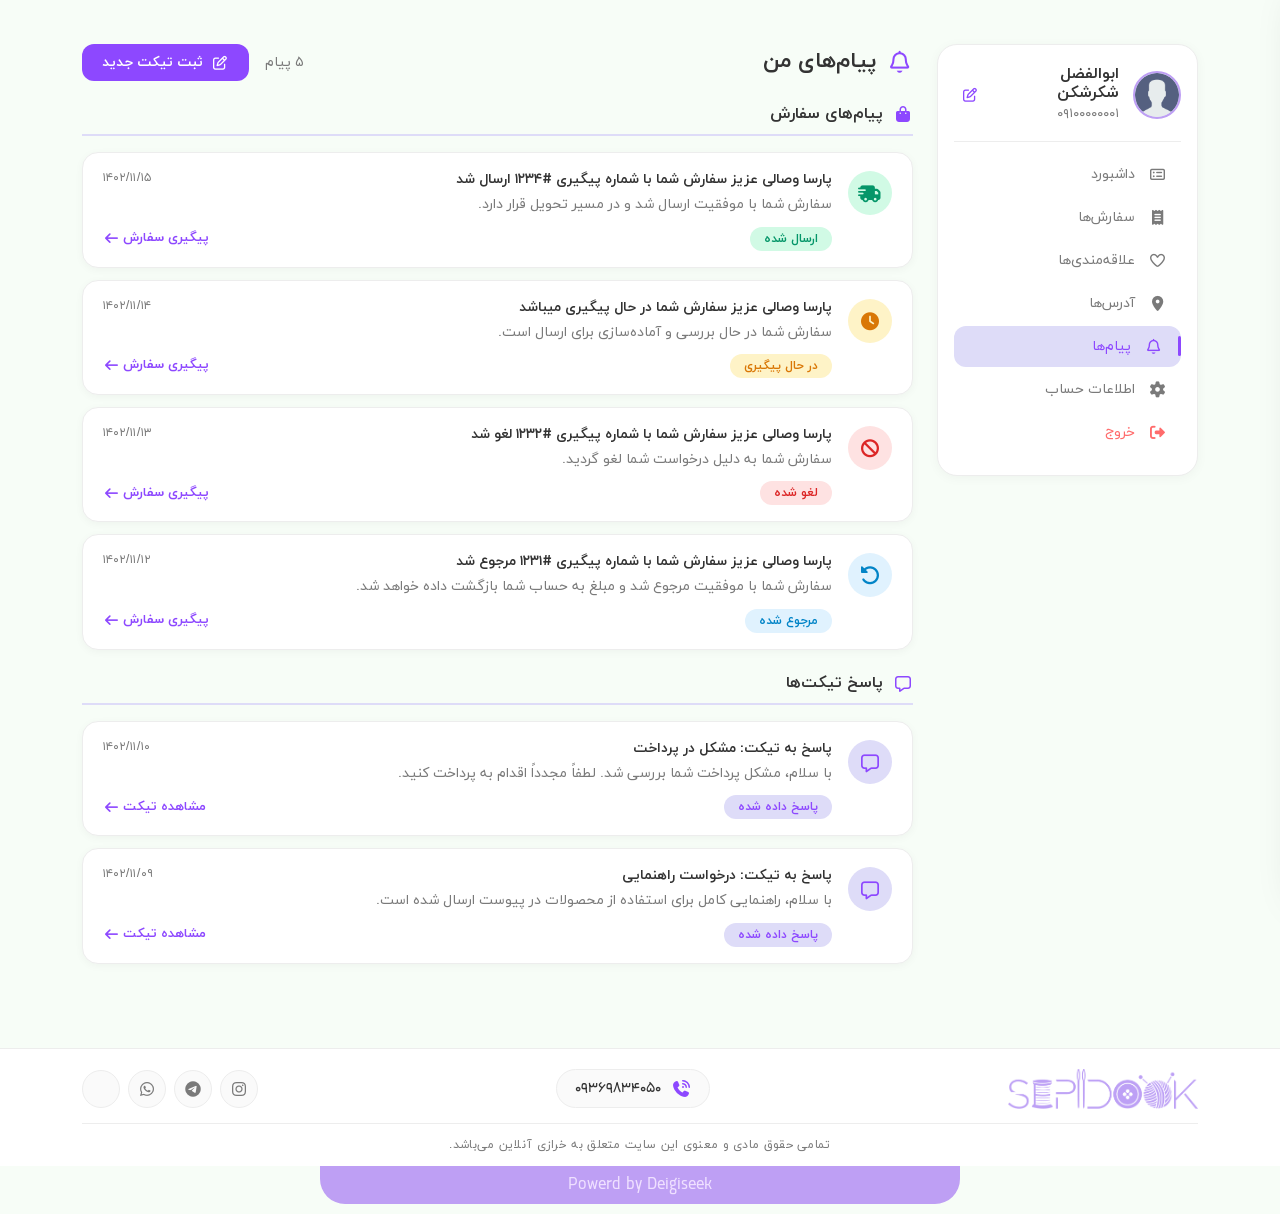
<file: dashboard-massage.html>
<!DOCTYPE html>
<html lang="fa" dir="rtl">

<head>
    <meta charset="UTF-8"/>
    <meta name="viewport" content="width=device-width, initial-scale=1.0"/>
    <title>فروشگاه سپیدوک - خرازی آنلاین سپیدوک</title>

    <!-- Bootstrap RTL -->
    <link href="css/bootstrap.rtl.min.css" rel="stylesheet">

    <!-- Font Awesome -->
    <link href="css/all.css" rel="stylesheet">

    <!-- Swiper CSS (For Two-Row Carousel) -->
    <link rel="stylesheet" href="css/swiper-bundle.min.css"/>

    <!-- Css Custom -->
    <link rel="stylesheet" href="css/styles.css">

    <!-- Favicon -->
    <link rel="icon" href="image/svg/Wool-1-100x100.webp" sizes="32x32">

</head>

<body>
<!-- Main Content -->
<main>
    <!-- =========================================
    ORDERS PAGE - پنل کاربری
    ========================================= -->
    <div class="dashboard-page">
        <div class="container py-4">
            <div class="row g-4">

                <!-- =========================================
                SIDEBAR - منوی کاربری
                ========================================= -->
                <div class="col-lg-3">
                    <!-- دسکتاپ: منوی ثابت -->
                    <div class="dashboard-sidebar d-none d-lg-block">
                        <div class="user-profile-card">
                            <div class="user-profile-header">
                                <div class="user-avatar-wrapper">
                                    <img src="image/svg/user.png" alt="آواتار" class="user-avatar">
                                </div>
                                <div class="user-info">
                                    <h4 class="user-name">ابوالفضل شکرشکن</h4>
                                    <span class="user-phone">۰۹۱۰۰۰۰۰۰۰۱</span>
                                </div>
                                <button class="user-edit-btn" title="ویرایش">
                                    <i class="fa-regular fa-pen-to-square"></i>
                                </button>
                            </div>

                            <ul class="dashboard-menu">
                                <li>
                                    <a href="./dashboard.html">
                                        <i class="fa-regular fa-rectangle-list"></i>
                                        <span>داشبورد</span>
                                    </a>
                                </li>
                                <li>
                                    <a href="./dashboard-orders.html">
                                        <i class="fas fa-receipt"></i>
                                        <span>سفارش‌ها</span>
                                    </a>
                                </li>
                                <li>
                                    <a href="./dashboard-wishlist.html">
                                        <i class="fa-regular fa-heart"></i>
                                        <span>علاقه‌مندی‌ها</span>
                                    </a>
                                </li>
                                <li>
                                    <a href="./dashboard-address.html">
                                        <i class="fas fa-location-dot"></i>
                                        <span>آدرس‌ها</span>
                                    </a>
                                </li>
                                <li class="active">
                                    <a href="./dashboard-massage.html">
                                        <i class="fa-regular fa-bell"></i>
                                        <span>پیام‌ها</span>
                                    </a>
                                </li>
                                <li>
                                    <a href="./dashboard-account.html">
                                        <i class="fas fa-gear"></i>
                                        <span>اطلاعات حساب</span>
                                    </a>
                                </li>
                                <li class="logout">
                                    <a href="#">
                                        <i class="fa-solid fa-right-from-bracket"></i>
                                        <span>خروج</span>
                                    </a>
                                </li>
                            </ul>
                        </div>
                    </div>

                    <!-- موبایل: دکمه باز کردن منو -->
                    <div class="d-lg-none mb-3">
                        <button class="mobile-menu-toggle" id="mobileMenuToggle">
                            <i class="fa-solid fa-bars"></i>
                            منوی کاربری
                        </button>
                    </div>

                    <!-- موبایل: منوی کشویی -->
                    <div class="mobile-sidebar-overlay" id="mobileSidebarOverlay"></div>
                    <div class="dashboard-sidebar mobile-sidebar" id="mobileSidebar">
                        <div class="user-profile-card">
                            <button class="mobile-menu-close" id="mobileMenuClose">
                                <i class="fa-solid fa-xmark"></i>
                            </button>

                            <div class="user-profile-header">
                                <div class="user-avatar-wrapper">
                                    <img src="image/svg/user.png" alt="آواتار" class="user-avatar">
                                </div>
                                <div class="user-info">
                                    <h4 class="user-name">ابوالفضل شکرشکن</h4>
                                    <span class="user-phone">۰۹۱۰۰۰۰۰۰۰۱</span>
                                </div>
                                <button class="user-edit-btn" title="ویرایش">
                                    <i class="fa-regular fa-pen-to-square"></i>
                                </button>
                            </div>

                            <ul class="dashboard-menu">
                                <li>
                                    <a href="./dashboard.html">
                                        <i class="fa-regular fa-rectangle-list"></i>
                                        <span>داشبورد</span>
                                    </a>
                                </li>
                                <li>
                                    <a href="./dashboard-orders.html">
                                        <i class="fas fa-receipt"></i>
                                        <span>سفارش‌ها</span>
                                    </a>
                                </li>
                                <li>
                                    <a href="./dashboard-wishlist.html">
                                        <i class="fa-regular fa-heart"></i>
                                        <span>علاقه‌مندی‌ها</span>
                                    </a>
                                </li>
                                <li>
                                    <a href="./dashboard-address">
                                        <i class="fas fa-location-dot"></i>
                                        <span>آدرس‌ها</span>
                                    </a>
                                </li>
                                <li class="active">
                                    <a href="./dashboard-massage.html">
                                        <i class="fa-regular fa-bell"></i>
                                        <span>پیام‌ها</span>
                                    </a>
                                </li>
                                <li>
                                    <a href="./dashboard-account.html">
                                        <i class="fas fa-gear"></i>
                                        <span>اطلاعات حساب</span>
                                    </a>
                                </li>
                                <li class="logout">
                                    <a href="#">
                                        <i class="fa-solid fa-right-from-bracket"></i>
                                        <span>خروج</span>
                                    </a>
                                </li>
                            </ul>
                        </div>
                    </div>
                </div>

                <!-- =========================================
                   MAIN CONTENT - پیام‌ها
                   ========================================= -->
                <div class="col-lg-9">

                    <!-- ===== عنوان صفحه ===== -->
                    <div class="page-header">
                        <h3 class="page-title">
                            <i class="fa-regular fa-bell"></i>
                            پیام‌های من
                        </h3>
                        <div class="header-actions">
                            <span class="page-subtitle" id="messageCount">۵ پیام</span>
                            <button class="btn-ticket" id="newTicketBtn">
                                <i class="fa-regular fa-pen-to-square"></i>
                                ثبت تیکت جدید
                            </button>
                        </div>
                    </div>

                    <!-- ===== پیام‌های مربوط به سفارش ===== -->
                    <div class="message-section">
                        <h4 class="section-title-custom">
                            <i class="fas fa-bag-shopping"></i>
                            پیام‌های سفارش
                        </h4>

                        <div class="message-list">

                            <!-- ===== پیام ۱ - ارسال شده ===== -->
                            <div class="message-item delivered">
                                <div class="message-icon">
                                    <i class="fa-solid fa-truck-fast"></i>
                                </div>
                                <div class="message-content">
                                    <div class="message-header">
                                        <span class="message-title">پارسا وصالی عزیز سفارش شما با شماره پیگیری #۱۲۳۴ ارسال شد</span>
                                        <span class="message-date">۱۴۰۲/۱۱/۱۵</span>
                                    </div>
                                    <div class="message-body">
                                        <p class="message-text">سفارش شما با موفقیت ارسال شد و در مسیر تحویل قرار
                                            دارد.</p>
                                        <div class="message-footer">
                                            <span class="message-status delivered">ارسال شده</span>
                                            <a href="#" class="message-link">
                                                پیگیری سفارش
                                                <i class="fa-solid fa-arrow-left"></i>
                                            </a>
                                        </div>
                                    </div>
                                </div>
                            </div>

                            <!-- ===== پیام ۲ - در حال پیگیری ===== -->
                            <div class="message-item processing">
                                <div class="message-icon">
                                    <i class="fa-solid fa-clock"></i>
                                </div>
                                <div class="message-content">
                                    <div class="message-header">
                                        <span class="message-title">پارسا وصالی عزیز سفارش شما در حال پیگیری میباشد</span>
                                        <span class="message-date">۱۴۰۲/۱۱/۱۴</span>
                                    </div>
                                    <div class="message-body">
                                        <p class="message-text">سفارش شما در حال بررسی و آماده‌سازی برای ارسال است.</p>
                                        <div class="message-footer">
                                            <span class="message-status processing">در حال پیگیری</span>
                                            <a href="#" class="message-link">
                                                پیگیری سفارش
                                                <i class="fa-solid fa-arrow-left"></i></a>
                                        </div>
                                    </div>
                                </div>
                            </div>

                            <!-- ===== پیام ۳ - لغو شده ===== -->
                            <div class="message-item canceled">
                                <div class="message-icon">
                                    <i class="fa-solid fa-ban"></i>
                                </div>
                                <div class="message-content">
                                    <div class="message-header">
                                        <span class="message-title">پارسا وصالی عزیز سفارش شما با شماره پیگیری #۱۲۳۲ لغو شد</span>
                                        <span class="message-date">۱۴۰۲/۱۱/۱۳</span>
                                    </div>
                                    <div class="message-body">
                                        <p class="message-text">سفارش شما به دلیل درخواست شما لغو گردید.</p>
                                        <div class="message-footer">
                                            <span class="message-status canceled">لغو شده</span>
                                            <a href="#" class="message-link">
                                                پیگیری سفارش
                                                <i class="fa-solid fa-arrow-left"></i>
                                            </a>
                                        </div>
                                    </div>
                                </div>
                            </div>

                            <!-- ===== پیام ۴ - مرجوع شده ===== -->
                            <div class="message-item returned">
                                <div class="message-icon">
                                    <i class="fa-solid fa-rotate-left"></i>
                                </div>
                                <div class="message-content">
                                    <div class="message-header">
                                        <span class="message-title">پارسا وصالی عزیز سفارش شما با شماره پیگیری #۱۲۳۱ مرجوع شد</span>
                                        <span class="message-date">۱۴۰۲/۱۱/۱۲</span>
                                    </div>
                                    <div class="message-body">
                                        <p class="message-text">سفارش شما با موفقیت مرجوع شد و مبلغ به حساب شما بازگشت
                                            داده خواهد شد.</p>
                                        <div class="message-footer">
                                            <span class="message-status returned">مرجوع شده</span>
                                            <a href="#" class="message-link">
                                                پیگیری سفارش
                                                <i class="fa-solid fa-arrow-left"></i>
                                            </a>
                                        </div>
                                    </div>
                                </div>
                            </div>

                        </div>
                    </div>

                    <!-- ===== پیام‌های مربوط به پاسخ تیکت‌ها ===== -->
                    <div class="message-section mt-4">
                        <h4 class="section-title-custom">
                            <i class="fa-regular fa-message"></i>
                            پاسخ تیکت‌ها
                        </h4>

                        <div class="message-list">

                            <!-- ===== تیکت ۱ ===== -->
                            <div class="message-item ticket">
                                <div class="message-icon ticket-icon">
                                    <i class="fa-regular fa-message"></i>
                                </div>
                                <div class="message-content">
                                    <div class="message-header">
                                        <span class="message-title">پاسخ به تیکت: مشکل در پرداخت</span>
                                        <span class="message-date">۱۴۰۲/۱۱/۱۰</span>
                                    </div>
                                    <div class="message-body">
                                        <p class="message-text">با سلام، مشکل پرداخت شما بررسی شد. لطفاً مجدداً اقدام به
                                            پرداخت کنید.</p>
                                        <div class="message-footer">
                                            <span class="message-status ticket">پاسخ داده شده</span>
                                            <a href="#" class="message-link">
                                                مشاهده تیکت
                                                <i class="fa-solid fa-arrow-left"></i>
                                            </a>
                                        </div>
                                    </div>
                                </div>
                            </div>

                            <!-- ===== تیکت ۲ ===== -->
                            <div class="message-item ticket">
                                <div class="message-icon ticket-icon">
                                    <i class="fa-regular fa-message"></i>
                                </div>
                                <div class="message-content">
                                    <div class="message-header">
                                        <span class="message-title">پاسخ به تیکت: درخواست راهنمایی</span>
                                        <span class="message-date">۱۴۰۲/۱۱/۰۹</span>
                                    </div>
                                    <div class="message-body">
                                        <p class="message-text">با سلام، راهنمایی کامل برای استفاده از محصولات در پیوست
                                            ارسال شده است.</p>
                                        <div class="message-footer">
                                            <span class="message-status ticket">پاسخ داده شده</span>
                                            <a href="#" class="message-link">
                                                مشاهده تیکت
                                                <i class="fa-solid fa-arrow-left"></i>
                                            </a>
                                        </div>
                                    </div>
                                </div>
                            </div>

                        </div>
                    </div>

                    <!-- ===== Empty State ===== -->
                    <div class="message-empty" id="messageEmpty" style="display: none;">
                        <div class="empty-icon">
                            <i class="fa-regular fa-bell"></i>
                        </div>
                        <h4 class="empty-title">پیامی برای شما وجود ندارد</h4>
                        <p class="empty-desc">با ثبت تیکت، پیام‌های شما در این بخش نمایش داده می‌شود</p>
                    </div>

                </div>
            </div>
        </div>
    </div>

    <!-- =========================================
       MODAL - ثبت تیکت جدید
       ========================================= -->
    <div class="modal fade" id="ticketModal" tabindex="-1" aria-hidden="true">
        <div class="modal-dialog modal-dialog-centered">
            <div class="modal-content">
                <div class="modal-header">
                    <h5 class="modal-title">
                        <i class="fa-regular fa-pen-to-square"></i>
                        ثبت تیکت جدید
                    </h5>
                    <button type="button" class="btn-close" data-bs-dismiss="modal" aria-label="Close"></button>
                </div>
                <div class="modal-body">
                    <form id="ticketForm">
                        <div class="form-group">
                            <label class="form-label">عنوان تیکت</label>
                            <input type="text" class="form-input" id="ticketTitle" placeholder="موضوع تیکت را وارد کنید"
                                   required>
                        </div>

                        <div class="form-group">
                            <label class="form-label">توضیحات</label>
                            <textarea class="form-input" id="ticketDescription" rows="4"
                                      placeholder="مشکل خود را به طور کامل توضیح دهید..." required></textarea>
                        </div>

                        <div class="form-group">
                            <label class="form-label">پیوست</label>
                            <div class="file-upload-wrapper">
                                <input type="file" class="file-upload-input" id="ticketAttachment" multiple>
                                <label for="ticketAttachment" class="file-upload-label">
                                    <i class="fas fa-paperclip"></i>
                                    <span>انتخاب فایل</span>
                                </label>
                                <span class="file-upload-name" id="fileName">هیچ فایلی انتخاب نشده است</span>
                            </div>
                        </div>
                    </form>
                </div>
                <div class="modal-footer">
                    <button type="button" class="btn-modal-cancel" data-bs-dismiss="modal">انصراف</button>
                    <button type="button" class="btn-modal-save" id="submitTicketBtn">
                        <i class="fa-regular fa-paper-plane"></i>
                        ارسال تیکت
                    </button>
                </div>
            </div>
        </div>
    </div>
</main>
<!-- Footer Section -->
<footer class="site-footer">
    <div class="container">
        <div class="footer-inner">
            <!-- Logo -->
            <div class="footer-logo">
                <img src="image/Sepidook-Blank-4.png.webp" alt="خرازی آنلاین" width="160px"
                     onerror="this.style.display='none'; this.nextElementSibling.style.display='block';">
                <span style="display: none; font-size: 20px; font-weight: bold; color: var(--color-primary);">
                        خرازی آنلاین
                    </span>
            </div>

            <!-- Phone -->
            <div class="footer-phone">
                <i class="fa-solid fa-phone-volume"></i>
                <span>09369834050</span>
            </div>

            <!-- Social Icons -->
            <div class="footer-social">
                <a href="#" class="social-link" aria-label="اینستاگرام">
                    <i class="fa-brands fa-instagram"></i>
                </a>
                <a href="#" class="social-link" aria-label="تلگرام">
                    <i class="fa-brands fa-telegram"></i>
                </a>
                <a href="#" class="social-link" aria-label="واتساپ">
                    <i class="fa-brands fa-whatsapp"></i>
                </a>
                <a href="#" class="social-link" aria-label="آپارات">
                    <i class="fa-brands fa-aparat"></i>
                </a>
            </div>
        </div>

        <!-- Footer Bottom -->
        <div class="footer-bottom">
            <p class="footer-copy">
                تمامی حقوق مادی و معنوی این سایت متعلق به خرازی آنلاین می‌باشد.
            </p>
        </div>
    </div>
</footer>
<div id="designer">
    <span><a href=""> Powerd by Deigiseek</a></span>
</div>

<!-- Scripts -->
<!-- jQuery -->
<script src="https://code.jquery.com/jquery-3.7.1.min.js"></script>
<!-- Bootstrap Bundle -->
<script src="https://cdn.jsdelivr.net/npm/bootstrap@5.3.3/dist/js/bootstrap.bundle.min.js"></script>
<!-- Swiper JS -->
<script src="https://cdn.jsdelivr.net/npm/swiper@11/swiper-bundle.min.js"></script>
<!-- JS Custom -->
<script src="js/scripts.js"></script>


</body>

</html>
</file>
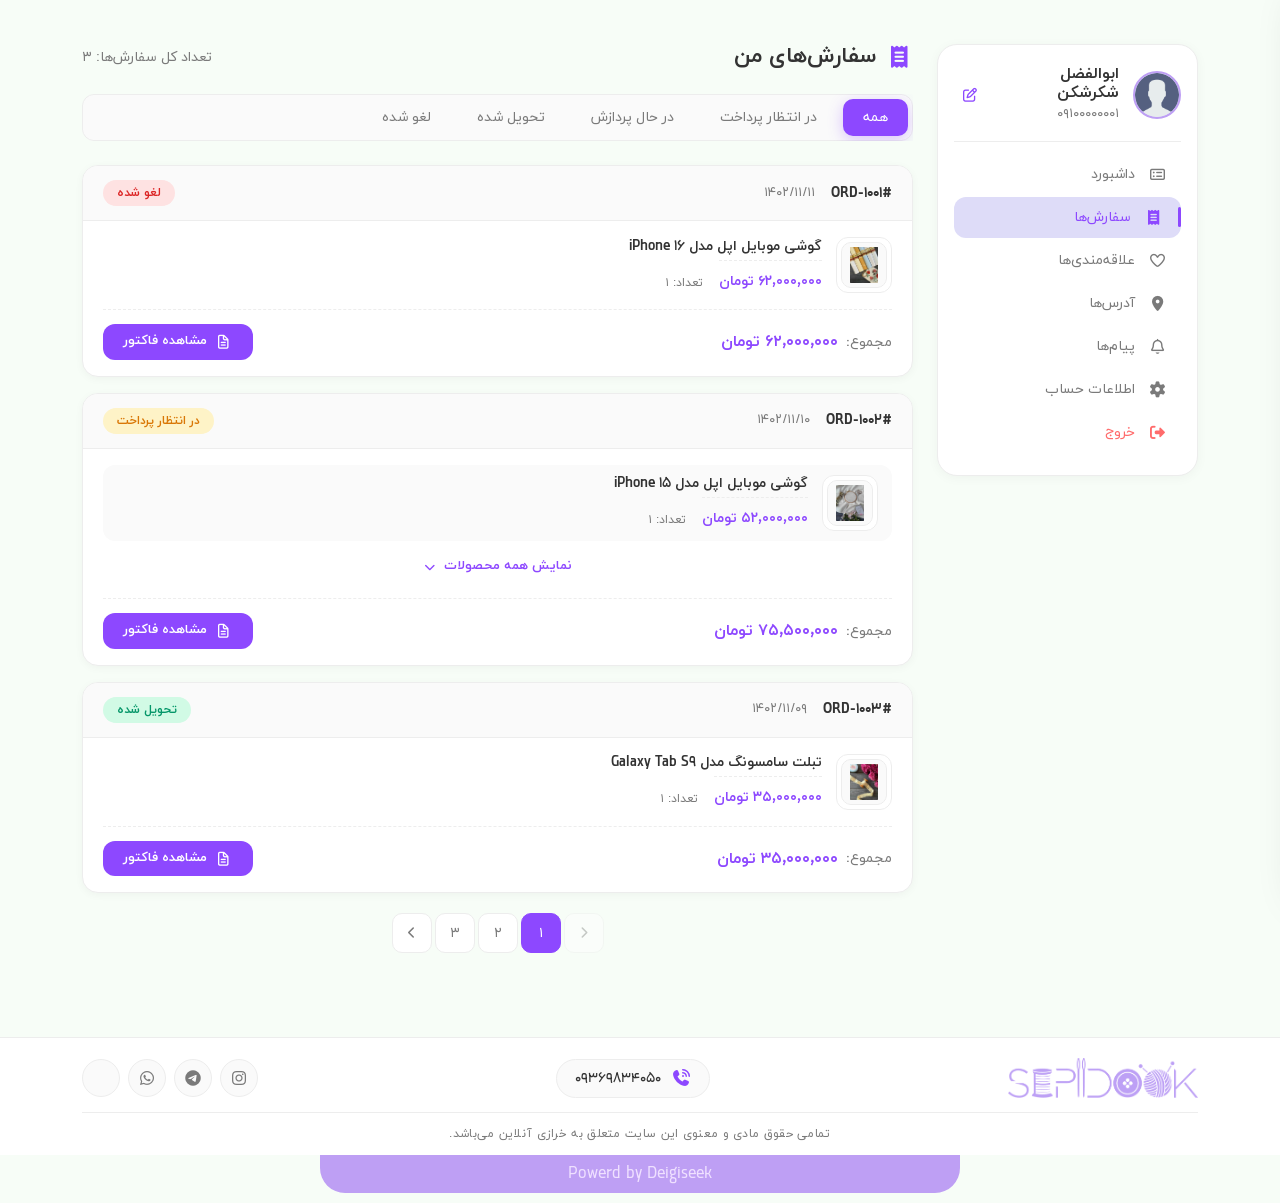
<file: dashboard-orders.html>
<!DOCTYPE html>
<html lang="fa" dir="rtl">

<head>
    <meta charset="UTF-8" />
    <meta name="viewport" content="width=device-width, initial-scale=1.0" />
    <title>فروشگاه سپیدوک - خرازی آنلاین سپیدوک</title>

    <!-- Bootstrap RTL -->
    <link href="css/bootstrap.rtl.min.css" rel="stylesheet">

    <!-- Font Awesome -->
    <link href="css/all.css" rel="stylesheet">

    <!-- Swiper CSS (For Two-Row Carousel) -->
    <link rel="stylesheet" href="css/swiper-bundle.min.css"/>

    <!-- Css Custom -->
    <link rel="stylesheet" href="css/styles.css">

    <!-- Favicon -->
    <link rel="icon" href="image/svg/Wool-1-100x100.webp" sizes="32x32">

</head>

<body>
    <!-- Main Content -->
    <main>
        <!-- =========================================
        ORDERS PAGE - پنل کاربری
        ========================================= -->
        <div class="dashboard-page">
            <div class="container py-4">
                <div class="row g-4">

                    <!-- =========================================
                    SIDEBAR - منوی کاربری
                    ========================================= -->
                    <div class="col-lg-3">
                        <!-- دسکتاپ: منوی ثابت -->
                        <div class="dashboard-sidebar d-none d-lg-block">
                            <div class="user-profile-card">
                                <div class="user-profile-header">
                                    <div class="user-avatar-wrapper">
                                        <img src="image/svg/user.png" alt="آواتار" class="user-avatar">
                                    </div>
                                    <div class="user-info">
                                        <h4 class="user-name">ابوالفضل شکرشکن</h4>
                                        <span class="user-phone">۰۹۱۰۰۰۰۰۰۰۱</span>
                                    </div>
                                    <button class="user-edit-btn" title="ویرایش">
                                        <i class="fa-regular fa-pen-to-square"></i>
                                    </button>
                                </div>

                                <ul class="dashboard-menu">
                                    <li>
                                        <a href="./dashboard.html">
                                            <i class="fa-regular fa-rectangle-list"></i>
                                            <span>داشبورد</span>
                                        </a>
                                    </li>
                                    <li class="active">
                                        <a href="./dashboard-orders.html">
                                            <i class="fas fa-receipt"></i>
                                            <span>سفارش‌ها</span>
                                        </a>
                                    </li>
                                    <li>
                                        <a href="./dashboard-wishlist.html">
                                            <i class="fa-regular fa-heart"></i>
                                            <span>علاقه‌مندی‌ها</span>
                                        </a>
                                    </li>
                                    <li>
                                        <a href="./dashboard-address.html">
                                            <i class="fas fa-location-dot"></i>
                                            <span>آدرس‌ها</span>
                                        </a>
                                    </li>
                                    <li>
                                        <a href="./dashboard-massage.html">
                                            <i class="fa-regular fa-bell"></i>
                                            <span>پیام‌ها</span>
                                        </a>
                                    </li>
                                    <li>
                                        <a href="./dashboard-account.html">
                                            <i class="fas fa-gear"></i>
                                            <span>اطلاعات حساب</span>
                                        </a>
                                    </li>
                                    <li class="logout">
                                        <a href="#">
                                            <i class="fa-solid fa-right-from-bracket"></i>
                                            <span>خروج</span>
                                        </a>
                                    </li>
                                </ul>
                            </div>
                        </div>

                        <!-- موبایل: دکمه باز کردن منو -->
                        <div class="d-lg-none mb-3">
                            <button class="mobile-menu-toggle" id="mobileMenuToggle">
                                <i class="fa-solid fa-bars"></i>
                                منوی کاربری
                            </button>
                        </div>

                        <!-- موبایل: منوی کشویی -->
                        <div class="mobile-sidebar-overlay" id="mobileSidebarOverlay"></div>
                        <div class="dashboard-sidebar mobile-sidebar" id="mobileSidebar">
                            <div class="user-profile-card">
                                <button class="mobile-menu-close" id="mobileMenuClose">
                                    <i class="fa-solid fa-xmark"></i>
                                </button>

                                <div class="user-profile-header">
                                    <div class="user-avatar-wrapper">
                                        <img src="image/svg/user.png" alt="آواتار" class="user-avatar">
                                    </div>
                                    <div class="user-info">
                                        <h4 class="user-name">ابوالفضل شکرشکن</h4>
                                        <span class="user-phone">۰۹۱۰۰۰۰۰۰۰۱</span>
                                    </div>
                                    <button class="user-edit-btn" title="ویرایش">
                                        <i class="fa-regular fa-pen-to-square"></i>
                                    </button>
                                </div>

                                <ul class="dashboard-menu">
                                    <li>
                                        <a href="./dashboard.html">
                                            <i class="fa-regular fa-rectangle-list"></i>
                                            <span>داشبورد</span>
                                        </a>
                                    </li>
                                    <li class="active">
                                        <a href="./dashboard-orders.html">
                                            <i class="fas fa-receipt"></i>
                                            <span>سفارش‌ها</span>
                                        </a>
                                    </li>
                                    <li>
                                        <a href="./dashboard-wishlist.html">
                                            <i class="fa-regular fa-heart"></i>
                                            <span>علاقه‌مندی‌ها</span>
                                        </a>
                                    </li>
                                    <li>
                                        <a href="./dashboard-address.html">
                                            <i class="fas fa-location-dot"></i>
                                            <span>آدرس‌ها</span>
                                        </a>
                                    </li>
                                    <li>
                                        <a href="./dashboard-massage.html">
                                            <i class="fa-regular fa-bell"></i>
                                            <span>پیام‌ها</span>
                                        </a>
                                    </li>
                                    <li>
                                        <a href="./dashboard-account.html">
                                            <i class="fas fa-gear"></i>
                                            <span>اطلاعات حساب</span>
                                        </a>
                                    </li>
                                    <li class="logout">
                                        <a href="#">
                                            <i class="fa-solid fa-right-from-bracket"></i>
                                            <span>خروج</span>
                                        </a>
                                    </li>
                                </ul>
                            </div>
                        </div>
                    </div>

                    <!-- =========================================
               MAIN CONTENT - سفارشات
               ========================================= -->
                    <div class="col-lg-9">

                        <!-- ===== عنوان صفحه ===== -->
                        <div class="page-header">
                            <h3 class="page-title">
                                <i class="fas fa-receipt"></i>
                                    سفارش‌های من
                            </h3>
                            <span class="page-subtitle">تعداد کل سفارش‌ها: ۳</span>
                        </div>

                        <!-- ===== فیلترها ===== -->
                        <div class="orders-filter">
                            <div class="filter-tabs">
                                <button class="filter-tab active" data-filter="all">همه</button>
                                <button class="filter-tab" data-filter="pending">در انتظار پرداخت</button>
                                <button class="filter-tab" data-filter="processing">در حال پردازش</button>
                                <button class="filter-tab" data-filter="delivered">تحویل شده</button>
                                <button class="filter-tab" data-filter="canceled">لغو شده</button>
                            </div>
                        </div>

                        <!-- ===== لیست سفارش‌ها ===== -->
                        <div class="orders-list">

                            <!-- ===== سفارش ۱ - تک محصول ===== -->
                            <div class="order-item" data-status="canceled">
                                <div class="order-header">
                                    <div class="order-info">
                                        <span class="order-id">#ORD-1001</span>
                                        <span class="order-date">۱۴۰۲/۱۱/۱۱</span>
                                    </div>
                                    <div class="order-status">
                                        <span class="status-badge canceled">لغو شده</span>
                                    </div>
                                </div>

                                <div class="order-body">
                                    <!-- محصولات -->
                                    <div class="order-products">
                                        <div class="order-product-item single">
                                            <div class="product-thumb-wrapper">
                                                <img src="image/products/p-1.webp" alt="محصول" class="product-thumb">
                                            </div>
                                            <div class="product-details">
                                                <h5 class="product-name">گوشی موبایل اپل مدل iPhone 16</h5>
                                                <div class="product-meta">
                                                    <span class="product-price">۶۲,۰۰۰,۰۰۰ تومان</span>
                                                    <span class="product-qty">تعداد: ۱</span>
                                                </div>
                                            </div>
                                        </div>
                                    </div>

                                    <div class="order-footer">
                                        <div class="order-total">
                                            <span class="total-label">مجموع:</span>
                                            <span class="total-price">۶۲,۰۰۰,۰۰۰ تومان</span>
                                        </div>
                                        <button class="btn-invoice" data-order="ORD-1001">
                                            <i class="fa-regular fa-file-lines"></i>
                                            مشاهده فاکتور
                                        </button>
                                    </div>
                                </div>
                            </div>

                            <!-- ===== سفارش ۲ - چند محصول ===== -->
                            <div class="order-item" data-status="pending">
                                <div class="order-header">
                                    <div class="order-info">
                                        <span class="order-id">#ORD-1002</span>
                                        <span class="order-date">۱۴۰۲/۱۱/۱۰</span>
                                    </div>
                                    <div class="order-status">
                                        <span class="status-badge pending">در انتظار پرداخت</span>
                                    </div>
                                </div>

                                <div class="order-body">
                                    <!-- محصولات (چند محصول) -->
                                    <div class="order-products multiple">
                                        <div class="order-product-item">
                                            <div class="product-thumb-wrapper">
                                                <img src="image/products/p-2.webp" alt="محصول" class="product-thumb">
                                            </div>
                                            <div class="product-details">
                                                <h5 class="product-name">گوشی موبایل اپل مدل iPhone 15</h5>
                                                <div class="product-meta">
                                                    <span class="product-price">۵۲,۰۰۰,۰۰۰ تومان</span>
                                                    <span class="product-qty">تعداد: ۱</span>
                                                </div>
                                            </div>
                                        </div>
                                        <div class="order-product-item">
                                            <div class="product-thumb-wrapper">
                                                <img src="image/products/p-3.webp" alt="محصول" class="product-thumb">
                                            </div>
                                            <div class="product-details">
                                                <h5 class="product-name">هدفون بلوتوثی سونی مدل WH-1000XM5</h5>
                                                <div class="product-meta">
                                                    <span class="product-price">۱۵,۰۰۰,۰۰۰ تومان</span>
                                                    <span class="product-qty">تعداد: ۲</span>
                                                </div>
                                            </div>
                                        </div>
                                        <div class="order-product-item">
                                            <div class="product-thumb-wrapper">
                                                <img src="image/products/p-4.webp" alt="محصول" class="product-thumb">
                                            </div>
                                            <div class="product-details">
                                                <h5 class="product-name">کیف محافظ مک بوک مدل Pro</h5>
                                                <div class="product-meta">
                                                    <span class="product-price">۸,۵۰۰,۰۰۰ تومان</span>
                                                    <span class="product-qty">تعداد: ۱</span>
                                                </div>
                                            </div>
                                        </div>
                                    </div>

                                    <!-- دکمه نمایش بیشتر برای محصولات چندگانه -->
                                    <div class="order-products-toggle">
                                        <button class="toggle-products-btn">
                                            <span class="toggle-text">نمایش همه محصولات</span>
                                            <i class="fa-solid fa-chevron-down"></i>
                                        </button>
                                    </div>

                                    <div class="order-footer">
                                        <div class="order-total">
                                            <span class="total-label">مجموع:</span>
                                            <span class="total-price">۷۵,۵۰۰,۰۰۰ تومان</span>
                                        </div>
                                        <button class="btn-invoice" data-order="ORD-1002">
                                            <i class="fa-regular fa-file-lines"></i>
                                            مشاهده فاکتور
                                        </button>
                                    </div>
                                </div>
                            </div>

                            <!-- ===== سفارش ۳ - تک محصول با وضعیت تحویل شده ===== -->
                            <div class="order-item" data-status="delivered">
                                <div class="order-header">
                                    <div class="order-info">
                                        <span class="order-id">#ORD-1003</span>
                                        <span class="order-date">۱۴۰۲/۱۱/۰۹</span>
                                    </div>
                                    <div class="order-status">
                                        <span class="status-badge completed">تحویل شده</span>
                                    </div>
                                </div>

                                <div class="order-body">
                                    <div class="order-products">
                                        <div class="order-product-item single">
                                            <div class="product-thumb-wrapper">
                                                <img src="image/products/p-5.webp" alt="محصول" class="product-thumb">
                                            </div>
                                            <div class="product-details">
                                                <h5 class="product-name">تبلت سامسونگ مدل Galaxy Tab S9</h5>
                                                <div class="product-meta">
                                                    <span class="product-price">۳۵,۰۰۰,۰۰۰ تومان</span>
                                                    <span class="product-qty">تعداد: ۱</span>
                                                </div>
                                            </div>
                                        </div>
                                    </div>

                                    <div class="order-footer">
                                        <div class="order-total">
                                            <span class="total-label">مجموع:</span>
                                            <span class="total-price">۳۵,۰۰۰,۰۰۰ تومان</span>
                                        </div>
                                        <button class="btn-invoice" data-order="ORD-1003">
                                            <i class="fa-regular fa-file-lines"></i>
                                            مشاهده فاکتور
                                        </button>
                                    </div>
                                </div>
                            </div>

                        </div>

                        <!-- ===== Pagination ===== -->
                        <div class="orders-pagination">
                            <nav aria-label="Page navigation">
                                <ul class="pagination">
                                    <li class="page-item disabled">
                                        <a class="page-link" href="#" tabindex="-1">
                                            <i class="fa-solid fa-chevron-right"></i>
                                        </a>
                                    </li>
                                    <li class="page-item active"><a class="page-link" href="#">۱</a></li>
                                    <li class="page-item"><a class="page-link" href="#">۲</a></li>
                                    <li class="page-item"><a class="page-link" href="#">۳</a></li>
                                    <li class="page-item">
                                        <a class="page-link" href="#">
                                            <i class="fa-solid fa-chevron-left"></i>
                                        </a>
                                    </li>
                                </ul>
                            </nav>
                        </div>

                    </div>
                </div>
            </div>
        </div>
    </main>
    <!-- Footer Section -->
    <footer class="site-footer">
        <div class="container">
            <div class="footer-inner">
                <!-- Logo -->
                <div class="footer-logo">
                    <img src="image/Sepidook-Blank-4.png.webp" alt="خرازی آنلاین" width="160px"
                        onerror="this.style.display='none'; this.nextElementSibling.style.display='block';">
                    <span style="display: none; font-size: 20px; font-weight: bold; color: var(--color-primary);">
                        خرازی آنلاین
                    </span>
                </div>

                <!-- Phone -->
                <div class="footer-phone">
                    <i class="fa-solid fa-phone-volume"></i>
                    <span>09369834050</span>
                </div>

                <!-- Social Icons -->
                <div class="footer-social">
                    <a href="#" class="social-link" aria-label="اینستاگرام">
                        <i class="fa-brands fa-instagram"></i>
                    </a>
                    <a href="#" class="social-link" aria-label="تلگرام">
                        <i class="fa-brands fa-telegram"></i>
                    </a>
                    <a href="#" class="social-link" aria-label="واتساپ">
                        <i class="fa-brands fa-whatsapp"></i>
                    </a>
                    <a href="#" class="social-link" aria-label="آپارات">
                        <i class="fa-brands fa-aparat"></i>
                    </a>
                </div>
            </div>

            <!-- Footer Bottom -->
            <div class="footer-bottom">
                <p class="footer-copy">
                    تمامی حقوق مادی و معنوی این سایت متعلق به خرازی آنلاین می‌باشد.
                </p>
            </div>
        </div>
    </footer>
    <div id="designer">
        <span><a href=""> Powerd by Deigiseek</a></span>
    </div>

    <!-- Scripts -->
    <!-- jQuery -->
    <script src="https://code.jquery.com/jquery-3.7.1.min.js"></script>
    <!-- Bootstrap Bundle -->
    <script src="https://cdn.jsdelivr.net/npm/bootstrap@5.3.3/dist/js/bootstrap.bundle.min.js"></script>
    <!-- Swiper JS -->
    <script src="https://cdn.jsdelivr.net/npm/swiper@11/swiper-bundle.min.js"></script>
    <!-- JS Custom -->
    <script src="js/scripts.js"></script>


</body>

</html>
</file>
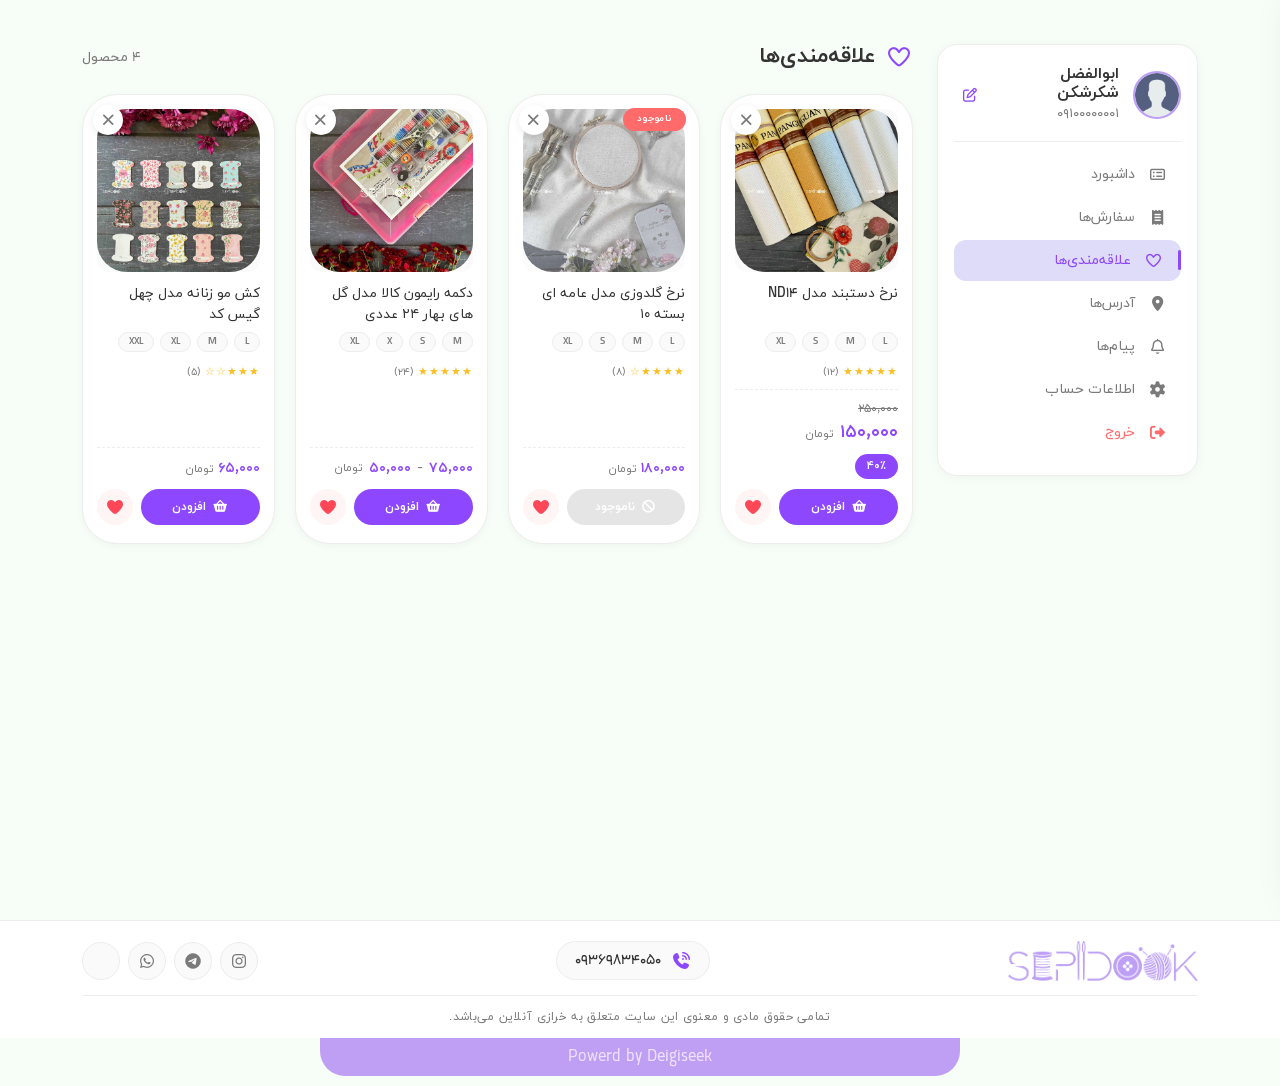
<file: dashboard-wishlist.html>
<!DOCTYPE html>
<html lang="fa" dir="rtl">

<head>
    <meta charset="UTF-8" />
    <meta name="viewport" content="width=device-width, initial-scale=1.0" />
    <title>فروشگاه سپیدوک - خرازی آنلاین سپیدوک</title>

    <!-- Bootstrap RTL -->
    <link href="css/bootstrap.rtl.min.css" rel="stylesheet">

    <!-- Font Awesome -->
    <link href="css/all.css" rel="stylesheet">

    <!-- Css Custom -->
    <link rel="stylesheet" href="css/styles.css">

    <!-- Favicon -->
    <link rel="icon" href="image/svg/Wool-1-100x100.webp" sizes="32x32">

</head>

<body>
    <!-- Main Content -->
    <main>
        <!-- =========================================
        WISHLIST PAGE - علاقه‌مندی‌ها
        ========================================= -->
        <div class="dashboard-page">
            <div class="container py-4">
                <div class="row g-4">

                    <!-- =========================================
                    SIDEBAR - منوی کاربری
                    ========================================= -->
                    <div class="col-lg-3">
                        <div class="dashboard-sidebar d-none d-lg-block">
                            <div class="user-profile-card">
                                <div class="user-profile-header">
                                    <div class="user-avatar-wrapper">
                                        <img src="image/svg/user.png" alt="آواتار" class="user-avatar">
                                    </div>
                                    <div class="user-info">
                                        <h4 class="user-name">ابوالفضل شکرشکن</h4>
                                        <span class="user-phone">۰۹۱۰۰۰۰۰۰۰۱</span>
                                    </div>
                                    <button class="user-edit-btn" title="ویرایش">
                                        <i class="fa-regular fa-pen-to-square"></i>
                                    </button>
                                </div>

                                <ul class="dashboard-menu">
                                    <li>
                                        <a href="./dashboard.html">
                                            <i class="fa-regular fa-rectangle-list"></i>
                                            <span>داشبورد</span>
                                        </a>
                                    </li>
                                    <li>
                                        <a href="./dashboard-orders.html">
                                            <i class="fas fa-receipt"></i>
                                            <span>سفارش‌ها</span>
                                        </a>
                                    </li>
                                    <li class="active">
                                        <a href="./dashboard-wishlist.html">
                                            <i class="fa-regular fa-heart"></i>
                                            <span>علاقه‌مندی‌ها</span>
                                        </a>
                                    </li>
                                    <li>
                                        <a href="./dashboard-address.html">
                                            <i class="fas fa-location-dot"></i>
                                            <span>آدرس‌ها</span>
                                        </a>
                                    </li>
                                    <li>
                                        <a href="./dashboard-massage.html">
                                            <i class="fa-regular fa-bell"></i>
                                            <span>پیام‌ها</span>
                                        </a>
                                    </li>
                                    <li>
                                        <a href="./dashboard-account.html">
                                            <i class="fas fa-gear"></i>
                                            <span>اطلاعات حساب</span>
                                        </a>
                                    </li>
                                    <li class="logout">
                                        <a href="#">
                                            <i class="fa-solid fa-right-from-bracket"></i>
                                            <span>خروج</span>
                                        </a>
                                    </li>
                                </ul>
                            </div>
                        </div>

                        <!-- موبایل -->
                        <div class="d-lg-none mb-3">
                            <button class="mobile-menu-toggle" id="mobileMenuToggle">
                                <i class="fa-solid fa-bars"></i>
                                منوی کاربری
                            </button>
                        </div>

                        <div class="mobile-sidebar-overlay" id="mobileSidebarOverlay"></div>
                        <div class="dashboard-sidebar mobile-sidebar" id="mobileSidebar">
                            <div class="user-profile-card">
                                <button class="mobile-menu-close" id="mobileMenuClose">
                                    <i class="fa-solid fa-xmark"></i>
                                </button>

                                <div class="user-profile-header">
                                    <div class="user-avatar-wrapper">
                                        <img src="image/svg/user.png" alt="آواتار" class="user-avatar">
                                    </div>
                                    <div class="user-info">
                                        <h4 class="user-name">ابوالفضل شکرشکن</h4>
                                        <span class="user-phone">۰۹۱۰۰۰۰۰۰۰۱</span>
                                    </div>
                                    <button class="user-edit-btn" title="ویرایش">
                                        <i class="fa-regular fa-pen-to-square"></i>
                                    </button>
                                </div>

                                <ul class="dashboard-menu">
                                    <li>
                                        <a href="./dashboard.html">
                                            <i class="fa-regular fa-rectangle-list"></i>
                                            <span>داشبورد</span>
                                        </a>
                                    </li>
                                    <li>
                                        <a href="./dashboard-orders.html">
                                            <i class="fas fa-receipt"></i>
                                            <span>سفارش‌ها</span>
                                        </a>
                                    </li>
                                    <li class="active">
                                        <a href="./dashboard-wishlist.html">
                                            <i class="fa-regular fa-heart"></i>
                                            <span>علاقه‌مندی‌ها</span>
                                        </a>
                                    </li>
                                    <li>
                                        <a href="./dashboard-address.html">
                                            <i class="fas fa-location-dot"></i>
                                            <span>آدرس‌ها</span>
                                        </a>
                                    </li>
                                    <li>
                                        <a href="./dashboard-massage.html">
                                            <i class="fa-regular fa-bell"></i>
                                            <span>پیام‌ها</span>
                                        </a>
                                    </li>
                                    <li>
                                        <a href="./dashboard-account.html">
                                            <i class="fas fa-gear"></i>
                                            <span>اطلاعات حساب</span>
                                        </a>
                                    </li>
                                    <li class="logout">
                                        <a href="#">
                                            <i class="fa-solid fa-right-from-bracket"></i>
                                            <span>خروج</span>
                                        </a>
                                    </li>
                                </ul>
                            </div>
                        </div>
                    </div>

                    <!-- =========================================
                MAIN CONTENT - لیست علاقه‌مندی‌ها
                ========================================= -->
                    <div class="col-lg-9">

                        <!-- ===== عنوان صفحه ===== -->
                        <div class="page-header">
                            <h3 class="page-title">
                                <i class="fa-regular fa-heart"></i>
                                علاقه‌مندی‌ها
                            </h3>
                            <span class="page-subtitle" id="wishlistCount">۳ محصول</span>
                        </div>

                        <!-- ===== محصولات ===== -->
                        <div class="wishlist-grid" id="wishlistGrid">

                            <!-- ===== محصول ۱ - تخفیفی ===== -->
                            <div class="wishlist-item" data-id="1">
                                <div class="product-card wishlist-card">
                                    <!-- دکمه حذف -->
                                    <button class="wishlist-remove" data-id="1" title="حذف از علاقه‌مندی‌ها">
                                        <i class="fa-solid fa-xmark"></i>
                                    </button>

                                    <div class="product-image">
                                        <img src="image/products/p-1.webp" alt="نرخ دستبند مدل ND14">
                                    </div>

                                    <h3 class="product-title">نرخ دستبند مدل ND14</h3>

                                    <div class="product-sizes">
                                        <span>L</span>
                                        <span>M</span>
                                        <span>S</span>
                                        <span>XL</span>
                                    </div>

                                    <div class="product-rating">
                                        <span class="stars">★★★★★</span>
                                        <span class="count">(۱۲)</span>
                                    </div>

                                    <!-- قیمت تخفیفی با بج تخفیف در کنار آن -->
                                    <div class="product-price discount">
                                        <div class="price-wrapper">
                                            <span class="price-old">۲۵۰,۰۰۰</span>
                                            <span class="price-current">۱۵۰,۰۰۰ <span
                                                    class="price-unit">تومان</span></span>
                                        </div>
                                        <span class="discount-badge-inline">۴۰٪</span>
                                    </div>

                                    <div class="product-actions">
                                        <button class="btn-add-cart">
                                            <i class="fa-solid fa-basket-shopping"></i> افزودن
                                        </button>
                                        <button class="btn-wishlist active">
                                            <i class="fa-solid fa-heart"></i>
                                        </button>
                                    </div>
                                </div>
                            </div>
                            
                            <!-- ===== محصول ۲ - ناموجود ===== -->
                            <div class="wishlist-item" data-id="2">
                                <div class="product-card wishlist-card out-of-stock">
                                    <button class="wishlist-remove" data-id="2" title="حذف از علاقه‌مندی‌ها">
                                        <i class="fa-solid fa-xmark"></i>
                                    </button>

                                    <span class="product-badge out-of-stock">ناموجود</span>

                                    <div class="product-image">
                                        <img src="image/products/p-2.webp" alt="نرخ گلدوزی عامه ای">
                                    </div>

                                    <h3 class="product-title">نرخ گلدوزی مدل عامه ای بسته ۱۰</h3>

                                    <div class="product-sizes">
                                        <span>L</span>
                                        <span>M</span>
                                        <span>S</span>
                                        <span>XL</span>
                                    </div>

                                    <div class="product-rating">
                                        <span class="stars">★★★★☆</span>
                                        <span class="count">(۸)</span>
                                    </div>

                                    <div class="product-price">
                                        <span class="price-current">۱۸۰,۰۰۰ <span class="price-unit">تومان</span></span>
                                    </div>

                                    <div class="product-actions">
                                        <button class="btn-add-cart" disabled>
                                            <i class="fa-solid fa-ban"></i> ناموجود
                                        </button>
                                        <button class="btn-wishlist active">
                                            <i class="fa-solid fa-heart"></i>
                                        </button>
                                    </div>
                                </div>
                            </div>

                            <!-- ===== محصول ۳ - چندقیمت (Variant) ===== -->
                            <div class="wishlist-item" data-id="3">
                                <div class="product-card wishlist-card">
                                    <button class="wishlist-remove" data-id="3" title="حذف از علاقه‌مندی‌ها">
                                        <i class="fa-solid fa-xmark"></i>
                                    </button>

                                    <div class="product-image">
                                        <img src="image/products/p-3.webp" alt="دکمه رایمون">
                                    </div>

                                    <h3 class="product-title">دکمه رایمون کالا مدل گل های بهار ۲۴ عددی</h3>

                                    <div class="product-sizes">
                                        <span>M</span>
                                        <span>S</span>
                                        <span>X</span>
                                        <span>XL</span>
                                    </div>

                                    <div class="product-rating">
                                        <span class="stars">★★★★★</span>
                                        <span class="count">(۲۴)</span>
                                    </div>

                                    <!-- قیمت چندقیمتی (Variant) -->
                                    <div class="product-price variant">
                                        <span class="price-range">۷۵,۰۰۰</span>
                                        <span class="price-sep">-</span>
                                        <span class="price-range">۵۰,۰۰۰</span>
                                        <span class="price-unit">تومان</span>
                                    </div>

                                    <div class="product-actions">
                                        <button class="btn-add-cart">
                                            <i class="fa-solid fa-basket-shopping"></i> افزودن
                                        </button>
                                        <button class="btn-wishlist active">
                                            <i class="fa-solid fa-heart"></i>
                                        </button>
                                    </div>
                                </div>
                            </div>

                            <!-- ===== محصول ۴ - تک قیمت ===== -->
                            <div class="wishlist-item" data-id="4">
                                <div class="product-card wishlist-card">
                                    <button class="wishlist-remove" data-id="4" title="حذف از علاقه‌مندی‌ها">
                                        <i class="fa-solid fa-xmark"></i>
                                    </button>

                                    <div class="product-image">
                                        <img src="image/products/p-4.webp" alt="کش مو زنانه">
                                    </div>

                                    <h3 class="product-title">کش مو زنانه مدل چهل گیس کد</h3>

                                    <div class="product-sizes">
                                        <span>L</span>
                                        <span>M</span>
                                        <span>XL</span>
                                        <span>XXL</span>
                                    </div>

                                    <div class="product-rating">
                                        <span class="stars">★★★☆☆</span>
                                        <span class="count">(۵)</span>
                                    </div>

                                    <!-- تک قیمت -->
                                    <div class="product-price">
                                        <span class="price-current">۶۵,۰۰۰ <span class="price-unit">تومان</span></span>
                                    </div>

                                    <div class="product-actions">
                                        <button class="btn-add-cart">
                                            <i class="fa-solid fa-basket-shopping"></i> افزودن
                                        </button>
                                        <button class="btn-wishlist active">
                                            <i class="fa-solid fa-heart"></i>
                                        </button>
                                    </div>
                                </div>
                            </div>

                        </div>

                        <!-- ===== Empty State (پنهان در ابتدا) ===== -->
                        <div class="wishlist-empty" id="wishlistEmpty" style="display: none;">
                            <div class="empty-icon">
                                <i class="fa-regular fa-heart"></i>
                            </div>
                            <h4 class="empty-title">لیست علاقه‌مندی‌ها خالی است</h4>
                            <p class="empty-desc">محصولات مورد علاقه خود را به این لیست اضافه کنید</p>
                            <a href="#" class="empty-btn">مشاهده محصولات</a>
                        </div>

                    </div>
                </div>
            </div>
        </div>
    </main>
    <!-- Footer Section -->
    <footer class="site-footer">
        <div class="container">
            <div class="footer-inner">
                <!-- Logo -->
                <div class="footer-logo">
                    <img src="image/Sepidook-Blank-4.png.webp" alt="خرازی آنلاین" width="160px"
                        onerror="this.style.display='none'; this.nextElementSibling.style.display='block';">
                    <span style="display: none; font-size: 20px; font-weight: bold; color: var(--color-primary);">
                        خرازی آنلاین
                    </span>
                </div>

                <!-- Phone -->
                <div class="footer-phone">
                    <i class="fa-solid fa-phone-volume"></i>
                    <span>09369834050</span>
                </div>

                <!-- Social Icons -->
                <div class="footer-social">
                    <a href="#" class="social-link" aria-label="اینستاگرام">
                        <i class="fa-brands fa-instagram"></i>
                    </a>
                    <a href="#" class="social-link" aria-label="تلگرام">
                        <i class="fa-brands fa-telegram"></i>
                    </a>
                    <a href="#" class="social-link" aria-label="واتساپ">
                        <i class="fa-brands fa-whatsapp"></i>
                    </a>
                    <a href="#" class="social-link" aria-label="آپارات">
                        <i class="fa-brands fa-aparat"></i>
                    </a>
                </div>
            </div>

            <!-- Footer Bottom -->
            <div class="footer-bottom">
                <p class="footer-copy">
                    تمامی حقوق مادی و معنوی این سایت متعلق به خرازی آنلاین می‌باشد.
                </p>
            </div>
        </div>
    </footer>
    <div id="designer">
        <span><a href=""> Powerd by Deigiseek</a></span>
    </div>

    <!-- Scripts -->
    <!-- jQuery -->
    <script src="https://code.jquery.com/jquery-3.7.1.min.js"></script>
    <!-- Bootstrap Bundle -->
    <script src="https://cdn.jsdelivr.net/npm/bootstrap@5.3.3/dist/js/bootstrap.bundle.min.js"></script>
    <!-- Swiper JS -->
    <script src="https://cdn.jsdelivr.net/npm/swiper@11/swiper-bundle.min.js"></script>
    <!-- JS Custom -->
    <script src="js/scripts.js"></script>


</body>

</html>
</file>
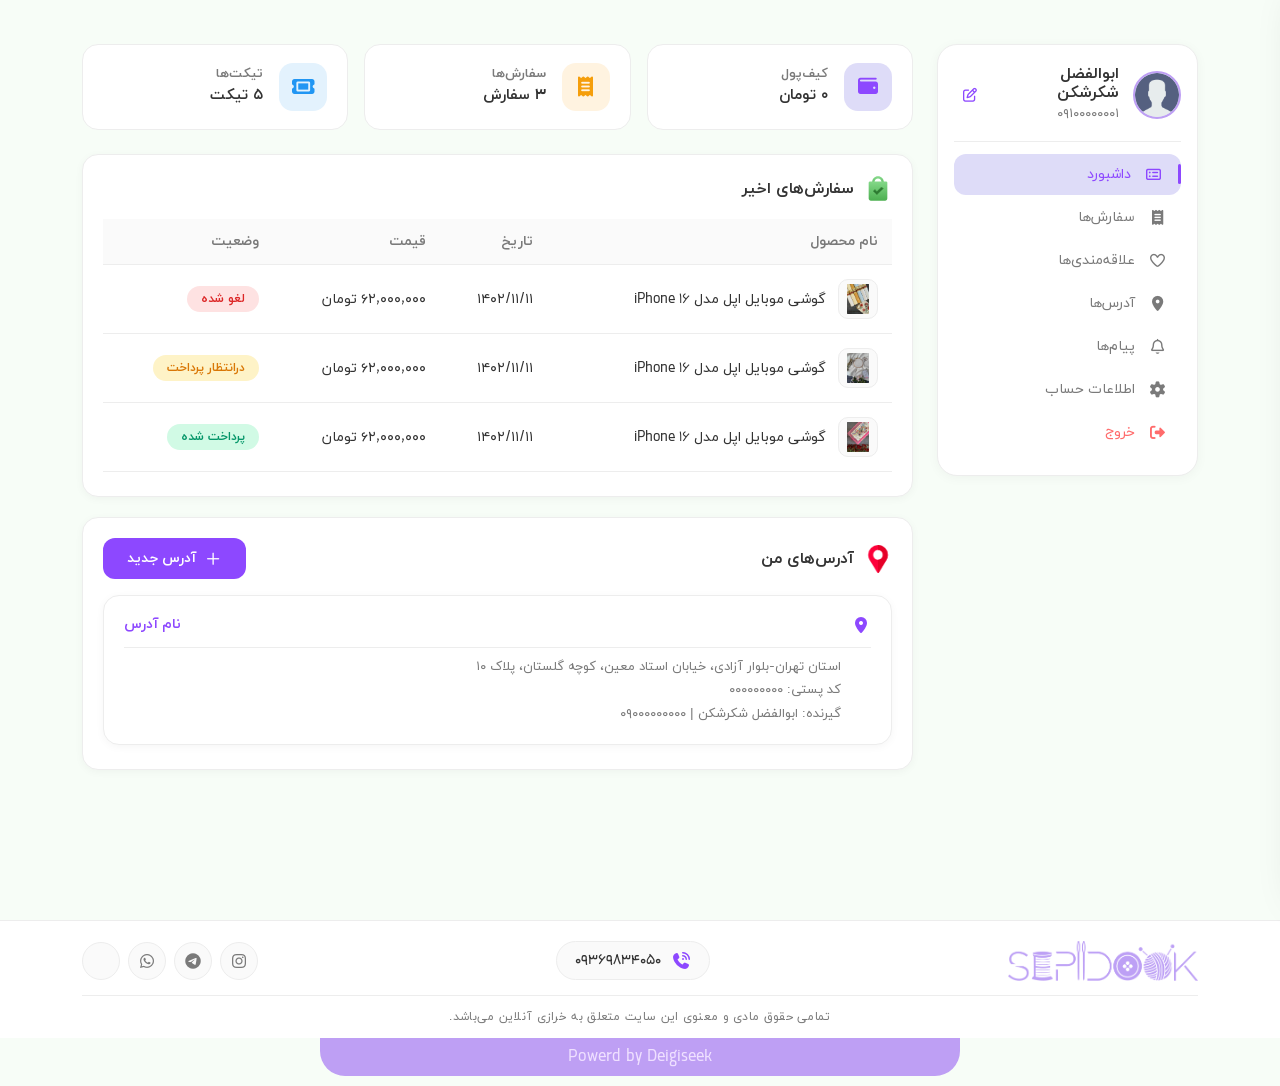
<file: dashboard.html>
<!DOCTYPE html>
<html lang="fa" dir="rtl">

<head>
    <meta charset="UTF-8" />
    <meta name="viewport" content="width=device-width, initial-scale=1.0" />
    <title>فروشگاه سپیدوک - خرازی آنلاین سپیدوک</title>

    <!-- Bootstrap RTL -->
    <link href="css/bootstrap.rtl.min.css" rel="stylesheet">

    <!-- Font Awesome -->
    <link href="css/all.css" rel="stylesheet">

    <!-- Swiper CSS (For Two-Row Carousel) -->
    <link rel="stylesheet" href="css/swiper-bundle.min.css"/>

    <!-- Css Custom -->
    <link rel="stylesheet" href="css/styles.css">

    <!-- Favicon -->
    <link rel="icon" href="image/svg/Wool-1-100x100.webp" sizes="32x32">

</head>

<body>
    <!-- Main Content -->
    <main>
        <!-- =========================================
        USER DASHBOARD PAGE
        ========================================= -->
        <div class="dashboard-page">
            <div class="container py-4">
                <div class="row g-4">

                    <!-- =========================================
                    SIDEBAR - منوی کاربری
                    ========================================= -->
                    <div class="col-lg-3">
                        <!-- دسکتاپ: منوی ثابت -->
                        <div class="dashboard-sidebar d-none d-lg-block">
                            <!-- اطلاعات کاربر -->
                            <div class="user-profile-card">
                                <div class="user-profile-header">
                                    <div class="user-avatar-wrapper">
                                        <img src="image/svg/user.png" alt="آواتار" class="user-avatar">
                                    </div>
                                    <div class="user-info">
                                        <h4 class="user-name">ابوالفضل شکرشکن</h4>
                                        <span class="user-phone">۰۹۱۰۰۰۰۰۰۰۱</span>
                                    </div>
                                    <button class="user-edit-btn" title="ویرایش">
                                        <i class="fa-regular fa-pen-to-square"></i>
                                    </button>
                                </div>

                                <ul class="dashboard-menu">
                                    <li class="active">
                                        <a href="./dashboard.html">
                                            <i class="fa-regular fa-rectangle-list"></i>
                                            <span>داشبورد</span>
                                        </a>
                                    </li>
                                    <li>
                                        <a href="./dashboard-orders.html">
                                            <i class="fas fa-receipt"></i>
                                            <span>سفارش‌ها</span>
                                        </a>
                                    </li>
                                    <li>
                                        <a href="./dashboard-wishlist.html">
                                            <i class="fa-regular fa-heart"></i>
                                            <span>علاقه‌مندی‌ها</span>
                                        </a>
                                    </li>
                                    <li>
                                        <a href="./dashboard-address.html">
                                            <i class="fas fa-location-dot"></i>
                                            <span>آدرس‌ها</span>
                                        </a>
                                    </li>
                                    <li>
                                        <a href="./dashboard-massage.html">
                                            <i class="fa-regular fa-bell"></i>
                                            <span>پیام‌ها</span>
                                        </a>
                                    </li>
                                    <li>
                                        <a href="./dashboard-account.html">
                                            <i class="fas fa-gear"></i>
                                            <span>اطلاعات حساب</span>
                                        </a>
                                    </li>
                                    <li class="logout">
                                        <a href="#">
                                            <i class="fa-solid fa-right-from-bracket"></i>
                                            <span>خروج</span>
                                        </a>
                                    </li>
                                </ul>
                            </div>
                        </div>

                        <!-- موبایل: دکمه باز کردن منو -->
                        <div class="d-lg-none mb-3">
                            <button class="mobile-menu-toggle" id="mobileMenuToggle">
                                <i class="fa-solid fa-bars"></i>
                                منوی کاربری
                            </button>
                        </div>

                        <!-- موبایل: منوی کشویی -->
                        <div class="mobile-sidebar-overlay" id="mobileSidebarOverlay"></div>
                        <div class="dashboard-sidebar mobile-sidebar" id="mobileSidebar">
                            <div class="user-profile-card">
                                <button class="mobile-menu-close" id="mobileMenuClose">
                                    <i class="fa-solid fa-xmark"></i>
                                </button>

                                <div class="user-profile-header">
                                    <div class="user-avatar-wrapper">
                                        <img src="image/svg/user.png" alt="آواتار" class="user-avatar">
                                    </div>
                                    <div class="user-info">
                                        <h4 class="user-name">ابوالفضل شکرشکن</h4>
                                        <span class="user-phone">۰۹۱۰۰۰۰۰۰۰۱</span>
                                    </div>
                                    <button class="user-edit-btn" title="ویرایش">
                                        <i class="fa-regular fa-pen-to-square"></i>
                                    </button>
                                </div>

                                <ul class="dashboard-menu">
                                    <li class="active">
                                        <a href="./dashboard.html">
                                            <i class="fa-regular fa-rectangle-list"></i>
                                            <span>داشبورد</span>
                                        </a>
                                    </li>
                                    <li>
                                        <a href="./dashboard-orders.html">
                                            <i class="fas fa-receipt"></i>
                                            <span>سفارش‌ها</span>
                                        </a>
                                    </li>
                                    <li>
                                        <a href="./dashboard-wishlist.html">
                                            <i class="fa-regular fa-heart"></i>
                                            <span>علاقه‌مندی‌ها</span>
                                        </a>
                                    </li>
                                    <li>
                                        <a href="./dashboard-address.html">
                                            <i class="fas fa-location-dot"></i>
                                            <span>آدرس‌ها</span>
                                        </a>
                                    </li>
                                    <li>
                                        <a href="./dashboard-massage.html">
                                            <i class="fa-regular fa-bell"></i>
                                            <span>پیام‌ها</span>
                                        </a>
                                    </li>
                                    <li>
                                        <a href="./dashboard-account.html">
                                            <i class="fas fa-gear"></i>
                                            <span>اطلاعات حساب</span>
                                        </a>
                                    </li>
                                    <li class="logout">
                                        <a href="#">
                                            <i class="fa-solid fa-right-from-bracket"></i>
                                            <span>خروج</span>
                                        </a>
                                    </li>
                                </ul>
                            </div>
                        </div>
                    </div>

                    <!-- =========================================
               MAIN CONTENT
               ========================================= -->
                    <div class="col-lg-9">

                        <!-- ===== Stats Cards ===== -->
                        <div class="row g-3 mb-4">
                            <div class="col-md-4 col-6">
                                <div class="stat-card">
                                    <div class="stat-icon wallet">
                                        <i class="fas fa-wallet"></i>
                                    </div>
                                    <div class="stat-info">
                                        <h5 class="stat-title">کیف‌پول</h5>
                                        <p class="stat-value">۰ تومان</p>
                                    </div>
                                </div>
                            </div>
                            <div class="col-md-4 col-6">
                                <div class="stat-card">
                                    <div class="stat-icon orders">
                                        <i class="fas fa-receipt"></i>
                                    </div>
                                    <div class="stat-info">
                                        <h5 class="stat-title">سفارش‌ها</h5>
                                        <p class="stat-value">3 سفارش</p>
                                    </div>
                                </div>
                            </div>
                            <div class="col-md-4 col-6">
                                <div class="stat-card">
                                    <div class="stat-icon tickets">
                                        <i class="fas fa-ticket"></i>
                                    </div>
                                    <div class="stat-info">
                                        <h5 class="stat-title">تیکت‌ها</h5>
                                        <p class="stat-value">۵ تیکت</p>
                                    </div>
                                </div>
                            </div>
                        </div>

                        <!-- ===== Recent Orders ===== -->
                        <div class="dashboard-card">
                            <div class="card-header-custom">
                                <span class="card-title">
                                    <img src="image/svg/status-delivered.svg" alt="" class="card-title-icon">
                                    سفارش‌های اخیر
                                </span>
                            </div>

                            <div class="table-responsive">
                                <table class="dashboard-table">
                                    <thead>
                                        <tr>
                                            <th>نام محصول</th>
                                            <th>تاریخ</th>
                                            <th>قیمت</th>
                                            <th>وضعیت</th>
                                        </tr>
                                    </thead>
                                    <tbody>
                                        <tr>
                                            <td>
                                                <div class="product-cell">
                                                    <img src="image/products/p-1.webp" alt="محصول"
                                                        class="product-thumb">
                                                    <span>گوشی موبایل اپل مدل iPhone 16</span>
                                                </div>
                                            </td>
                                            <td>۱۴۰۲/۱۱/۱۱</td>
                                            <td>۶۲,۰۰۰,۰۰۰ تومان</td>
                                            <td><span class="status-badge canceled">لغو شده</span></td>
                                        </tr>
                                        <tr>
                                            <td>
                                                <div class="product-cell">
                                                    <img src="image/products/p-2.webp" alt="محصول"
                                                        class="product-thumb">
                                                    <span>گوشی موبایل اپل مدل iPhone 16</span>
                                                </div>
                                            </td>
                                            <td>۱۴۰۲/۱۱/۱۱</td>
                                            <td>۶۲,۰۰۰,۰۰۰ تومان</td>
                                            <td><span class="status-badge pending">درانتظار پرداخت</span></td>
                                        </tr>
                                        <tr>
                                            <td>
                                                <div class="product-cell">
                                                    <img src="image/products/p-3.webp" alt="محصول"
                                                        class="product-thumb">
                                                    <span>گوشی موبایل اپل مدل iPhone 16</span>
                                                </div>
                                            </td>
                                            <td>۱۴۰۲/۱۱/۱۱</td>
                                            <td>۶۲,۰۰۰,۰۰۰ تومان</td>
                                            <td><span class="status-badge completed">پرداخت شده</span></td>
                                        </tr>
                                    </tbody>
                                </table>
                            </div>
                        </div>

                        <!-- ===== Addresses ===== -->
                        <div class="dashboard-card">
                            <div class="card-header-custom">
                                <span class="card-title">
                                    <img src="image/svg/map.png" alt="" class="card-title-icon">
                                    آدرس‌های من
                                </span>
                                <a href="#" class="add-address-btn">
                                    <i class="fa-regular fa-plus"></i>
                                    آدرس جدید
                                </a>
                            </div>

                            <div class="address-list">
                                <div class="address-item">
                                    <div class="address-header">
                                        <i class="fas fa-location-dot"></i>
                                        <span class="address-name">نام آدرس</span>
                                    </div>
                                    <div class="address-details">
                                        <p>استان تهران-بلوار آزادی، خیابان استاد معین، کوچه گلستان، پلاک ۱۰</p>
                                        <p>کد پستی: ۰۰۰۰۰۰۰۰۰</p>
                                        <p>گیرنده: ابوالفضل شکرشکن | ۰۹۰۰۰۰۰۰۰۰۰</p>
                                    </div>
                                </div>
                            </div>
                        </div>

                    </div>
                </div>
            </div>
        </div>
    </main>
    <!-- Footer Section -->
    <footer class="site-footer">
        <div class="container">
            <div class="footer-inner">
                <!-- Logo -->
                <div class="footer-logo">
                    <img src="image/Sepidook-Blank-4.png.webp" alt="خرازی آنلاین" width="160px"
                        onerror="this.style.display='none'; this.nextElementSibling.style.display='block';">
                    <span style="display: none; font-size: 20px; font-weight: bold; color: var(--color-primary);">
                        خرازی آنلاین
                    </span>
                </div>

                <!-- Phone -->
                <div class="footer-phone">
                    <i class="fa-solid fa-phone-volume"></i>
                    <span>09369834050</span>
                </div>

                <!-- Social Icons -->
                <div class="footer-social">
                    <a href="#" class="social-link" aria-label="اینستاگرام">
                        <i class="fa-brands fa-instagram"></i>
                    </a>
                    <a href="#" class="social-link" aria-label="تلگرام">
                        <i class="fa-brands fa-telegram"></i>
                    </a>
                    <a href="#" class="social-link" aria-label="واتساپ">
                        <i class="fa-brands fa-whatsapp"></i>
                    </a>
                    <a href="#" class="social-link" aria-label="آپارات">
                        <i class="fa-brands fa-aparat"></i>
                    </a>
                </div>
            </div>

            <!-- Footer Bottom -->
            <div class="footer-bottom">
                <p class="footer-copy">
                    تمامی حقوق مادی و معنوی این سایت متعلق به خرازی آنلاین می‌باشد.
                </p>
            </div>
        </div>
    </footer>
    <div id="designer">
        <span><a href=""> Powerd by Deigiseek</a></span>
    </div>

    <!-- Scripts -->
    <!-- jQuery -->
    <script src="https://code.jquery.com/jquery-3.7.1.min.js"></script>
    <!-- Bootstrap Bundle -->
    <script src="https://cdn.jsdelivr.net/npm/bootstrap@5.3.3/dist/js/bootstrap.bundle.min.js"></script>
    <!-- Swiper JS -->
    <script src="https://cdn.jsdelivr.net/npm/swiper@11/swiper-bundle.min.js"></script>
    <!-- JS Custom -->
    <script src="js/scripts.js"></script>


</body>

</html>
</file>
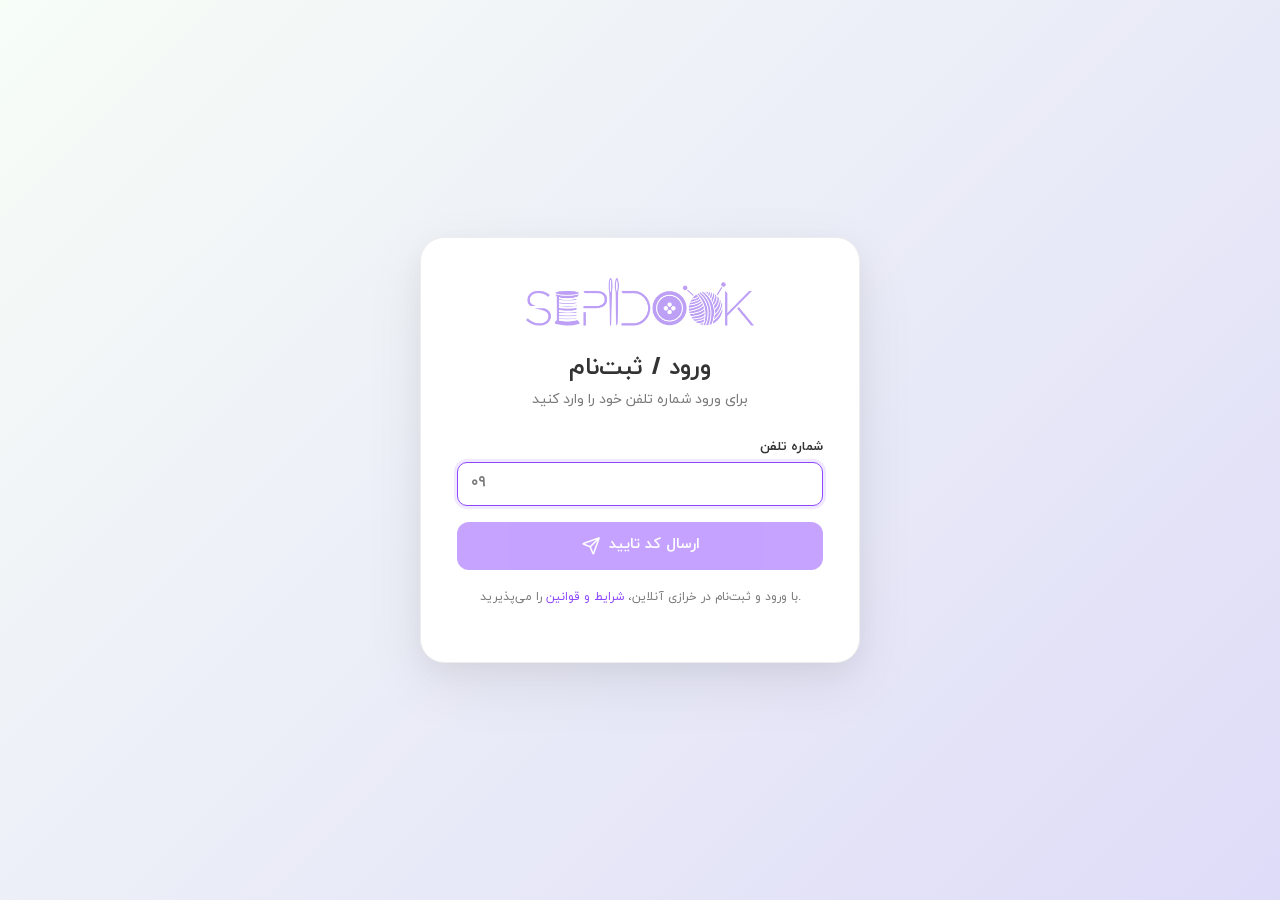
<file: register.html>
<!DOCTYPE html>
<html lang="en">

<head>
    <meta charset="UTF-8">
    <meta name="viewport" content="width=device-width, initial-scale=1.0">
    <title>ورود به فروشگاه</title>

    <!-- Bootstrap RTL -->
    <link href="css/bootstrap.rtl.min.css" rel="stylesheet">

    <!-- Font Awesome -->
    <link href="css/all.css" rel="stylesheet">

    <!-- Css Custom -->
    <link rel="stylesheet" href="css/styles.css">

    <!-- Favicon -->
    <link rel="icon" href="image/svg/Wool-1-100x100.webp" sizes="32x32">

</head>

<body>
    <!-- =========================================
    LOGIN / REGISTER PAGE
    ========================================= -->
    <div class="auth-page">
        <div class="auth-container">
            <!-- Logo -->
            <div class="auth-logo">
                <img src="image/Sepidook-Blank-4.png.webp" alt="خرازی آنلاین" width="180px"
                    onerror="this.style.display='none'; this.nextElementSibling.style.display='block';">
                <span style="display: none; font-size: 24px; font-weight: bold; color: var(--color-primary);">
                    خرازی آنلاین
                </span>
            </div>

            <!-- ===== STEP 1: ورود با شماره تلفن ===== -->
            <div class="auth-form" id="stepPhone">
                <h3 class="auth-title">ورود / ثبت‌نام</h3>
                <p class="auth-subtitle">برای ورود شماره تلفن خود را وارد کنید</p>

                <div class="form-group">
                    <label class="form-label">شماره تلفن</label>
                    <div class="input-wrapper">
                        <span class="input-prefix">۰۹</span>
                        <input type="tel" class="form-input" id="phoneInput"  maxlength="9"
                            inputmode="numeric" pattern="[0-9]*">
                    </div>
                </div>

                <button class="auth-btn" id="sendOtpBtn" disabled>
                    <i class="fa-regular fa-paper-plane"></i>
                    ارسال کد تایید
                </button>

                <p class="auth-footer-text">
                    با ورود و ثبت‌نام در خرازی آنلاین،
                    <a href="#">شرایط و قوانین</a> را می‌پذیرید.
                </p>
            </div>

            <!-- ===== STEP 2: وارد کردن کد OTP ===== -->
            <div class="auth-form" id="stepOtp" style="display: none;">
                <h3 class="auth-title">تایید کد</h3>
                <p class="auth-subtitle">
                    کد تایید به شماره
                    <strong id="otpPhoneDisplay">۰۹۱۲۳۴۵۶۷۸۹</strong>
                    ارسال شد
                </p>

                <div class="otp-container">
                    <input type="text" class="otp-input" id="otp1" maxlength="1" inputmode="numeric" pattern="[0-9]">
                    <input type="text" class="otp-input" id="otp2" maxlength="1" inputmode="numeric" pattern="[0-9]">
                    <input type="text" class="otp-input" id="otp3" maxlength="1" inputmode="numeric" pattern="[0-9]">
                    <input type="text" class="otp-input" id="otp4" maxlength="1" inputmode="numeric" pattern="[0-9]">
                    <input type="text" class="otp-input" id="otp5" maxlength="1" inputmode="numeric" pattern="[0-9]">
                </div>

                <div class="otp-timer">
                    <span class="timer-text">ارسال مجدد کد در</span>
                    <span class="timer-count" id="otpTimer">۶۰</span>
                    <span class="timer-text">ثانیه</span>
                </div>

                <button class="auth-btn" id="verifyOtpBtn">
                    <i class="fa-regular fa-check-circle"></i>
                    تایید کد
                </button>

                <button class="auth-back-btn" id="backToPhoneBtn">
                    <i class="fa-solid fa-chevron-right"></i>
                    تغییر شماره تلفن
                </button>
            </div>

            <!-- ===== STEP 3: ثبت‌نام (برای کاربران جدید) ===== -->
            <div class="auth-form" id="stepRegister" style="display: none;">
                <h3 class="auth-title">تکمیل ثبت‌نام</h3>
                <p class="auth-subtitle">لطفاً اطلاعات خود را تکمیل کنید</p>

                <div class="form-group">
                    <label class="form-label">نام و نام خانوادگی</label>
                    <div class="input-wrapper">
                        <i class="fa-regular fa-user input-icon"></i>
                        <input type="text" class="form-input" id="registerName" placeholder="نام خود را وارد کنید">
                    </div>
                </div>

                <div class="form-group">
                    <label class="form-label">شماره تلفن</label>
                    <div class="input-wrapper">
                        <i class="fas fa-phone input-icon"></i>
                        <input type="tel" class="form-input" id="registerPhone" placeholder="شماره تلفن" readonly>
                    </div>
                </div>

                <button class="auth-btn" id="registerBtn">
                    <i class="fas fa-user-plus"></i>
                    ثبت‌نام
                </button>
            </div>
        </div>
    </div>
    <!-- Scripts -->
    <!-- jQuery -->
    <script src="https://code.jquery.com/jquery-3.7.1.min.js"></script>
    <!-- Bootstrap Bundle -->
    <script src="https://cdn.jsdelivr.net/npm/bootstrap@5.3.3/dist/js/bootstrap.bundle.min.js"></script>
    <!-- Swiper JS -->
    <script src="https://cdn.jsdelivr.net/npm/swiper@11/swiper-bundle.min.js"></script>
    <!-- JS Custom -->
    <script src="js/scripts.js"></script>

</body>

</html>
</file>
<file: css/styles.css>
/* =========================================
   ۱. Font Faces
   ========================================= */
@font-face {
    font-family: iranYekanWeb;
    src: url(../fonts/iranYekanWeb/iranyekanwebbold.cfb6e26c.woff2);
    font-weight: bold;
}

@font-face {
    font-family: iranYekanWeb;
    src: url(../fonts/iranYekanWeb/iranyekanwebregular.e31c09af.woff2);
    font-weight: normal;
}

@font-face {
    font-family: peyda;
    src: url(../fonts/peyda/PeydaWebFaNum-Bold.woff2);
    font-weight: bold;
}

@font-face {
    font-family: peyda;
    src: url(../fonts/peyda/PeydaWebFaNum-Medium.woff2);
    font-weight: 500;
}

@font-face {
    font-family: peyda;
    src: url(../fonts/peyda/PeydaWebFaNum-Regular.woff2);
    font-weight: normal;
}

@font-face {
    font-family: peyda;
    src: url(../fonts/peyda/PeydaWebFaNum-SemiBold.woff2);
    font-weight: 600;
}

/* =========================================
   ۲. CSS Variables
   ========================================= */
:root {
    --color-primary: #8d48ff;
    --color-secondary: #be9ff4;
    --color-nav-bg: #DEDCF8;
    --color-accent: #65d47d;
    --color-accent-light: #F7FDF7;
    --color-dark: #3b3f45;
    --color-text-main: #333333;
    --color-text-muted: #7a7a7a;
    --color-border: #ededed;
    --color-bg-light: #fafafa;
    --color-white: #ffffff;
    --color-badge-bg: #ff6b6b;
    --color-star: #fbbf24;
    --color-special-border: #e9d5ff;
    --shadow-sm: 0 1px 0 rgba(0, 0, 0, .08);
    --shadow-hover: 0 8px 25px rgba(141, 72, 255, 0.18);
    --shadow-focus: rgba(190, 159, 244, 0.27) 0px 0px 0px 3px;
    --shadow-special: 0 4px 20px rgba(141, 72, 255, 0.08);
    --radius-card: 35px;
}

/* =========================================
   ۳. Reset & Base
   ========================================= */
* {
    margin: 0;
    padding: 0;
    box-sizing: border-box;
    corner-shape: squircle;
}

body, html {
    font-family: iranYekanWeb, peyda, sans-serif;
    background: var(--color-accent-light);
    color: var(--color-text-main);
    overflow-x: hidden;
    max-width: 100%;
}


/* =========================================
   ۴. Header Structure
   ========================================= */
.site-header {
    background: transparent;
    width: 100%;
}

.header-top {
    padding: 18px 0 14px;
}

.header-bottom {
    padding: 10px 0 18px;
}

.header-inner {
    display: flex;
    align-items: center;
    justify-content: space-between;
    gap: 16px;
    flex-wrap: nowrap;
}

.right-actions {
    display: flex;
    align-items: center;
    gap: 10px;
    flex-shrink: 0;
}

.logo-box {
    display: flex;
    align-items: center;
    flex-shrink: 0;
    text-decoration: none;
}

.logo-box img {
    width: 230px;
}

/* =========================================
   ۵. Search Box
   ========================================= */
.search-wrap {
    position: relative;
    flex: 1 1 auto;
    max-width: 760px;
    margin: 0 18px;
    z-index: 1000;
}

.search-input-wrapper {
    position: relative;
    display: flex;
    align-items: center;
    width: 100%;
}

.search-wrap input {
    width: 100%;
    height: 50px;
    border-radius: 35px;
    border: 1px solid var(--color-border);
    background: var(--color-bg-light);
    padding: 0 20px 0 55px;
    font-size: 16px;
    outline: none;
    color: var(--color-text-main);
    transition: all 0.3s;
    font-family: inherit;
}

.search-wrap input::placeholder {
    color: var(--color-text-muted);
}

.search-wrap input:focus {
    border-color: var(--color-secondary);
    box-shadow: var(--shadow-focus);
}

.search-icon {
    position: absolute;
    top: 50%;
    left: 14px;
    transform: translateY(-50%);
    color: var(--color-white);
    background: var(--color-primary);
    padding: 3px 8px 0;
    line-height: 1.7;
    border-radius: var(--radius-card);
    font-size: 18px;
    pointer-events: none;
}

/* =========================================
   ۶. Search Dropdown
   ========================================= */
.search-dropdown {
    position: absolute;
    top: calc(100% + 10px);
    left: 0;
    width: 100%;
    background: var(--color-white);
    border-radius: 20px;
    box-shadow: 0 15px 35px rgba(0, 0, 0, 0.12);
    padding: 20px;
    display: none;
    z-index: 1001;
    border: 1px solid #f0f0f0;
}

.search-wrap.active .search-dropdown {
    display: block;
    animation: fadeDown 0.25s ease forwards;
}

@keyframes fadeDown {
    from {
        opacity: 0;
        transform: translateY(-10px);
    }
    to {
        opacity: 1;
        transform: translateY(0);
    }
}

.search-dropdown-header {
    display: flex;
    justify-content: space-between;
    align-items: center;
    margin-bottom: 12px;
}

.search-dropdown-header span {
    font-size: 14px;
    font-weight: 600;
    color: var(--color-text-main);
}

.clear-recent-btn {
    background: none;
    border: none;
    color: #aaa;
    font-size: 12px;
    cursor: pointer;
    transition: color 0.2s;
    padding: 0;
}

.clear-recent-btn:hover {
    color: #ff6b6b;
}

.search-tags-container {
    display: flex;
    flex-wrap: wrap;
    gap: 10px;
    margin-bottom: 20px;
}

.search-tag {
    display: inline-flex;
    align-items: center;
    padding: 6px 18px;
    background: #f4f6f8;
    border: 1px solid transparent;
    border-radius: 50px;
    color: #555;
    font-size: 13px;
    font-weight: 500;
    cursor: pointer;
    transition: all 0.2s ease;
    font-family: inherit;
}

.search-tag:hover {
    background: var(--color-white);
    border-color: var(--color-primary);
    color: var(--color-primary);
    box-shadow: 0 2px 8px rgba(141, 72, 255, 0.15);
}

.search-tag .remove-tag {
    margin-left: 8px;
    color: #ccc;
    font-size: 12px;
    pointer-events: none;
}

.search-banner {
    margin-top: 10px;
    background: linear-gradient(135deg, var(--color-primary), var(--color-secondary));
    border-radius: 16px;
    padding: 15px 20px;
    display: flex;
    align-items: center;
    justify-content: space-between;
    color: #fff;
}

.search-banner-content h4 {
    margin: 0 0 4px 0;
    font-size: 16px;
    font-weight: 700;
}

.search-banner-content p {
    margin: 0;
    font-size: 12px;
    opacity: 0.8;
}

.search-banner-btn {
    display: inline-block;
    margin-top: 6px;
    background: #fff;
    color: var(--color-primary);
    padding: 4px 16px;
    border-radius: 30px;
    font-size: 12px;
    font-weight: 600;
    text-decoration: none;
    transition: transform 0.2s;
}

.search-banner-btn:hover {
    transform: scale(1.05);
}

.search-banner-image {
    font-size: 40px;
    opacity: 0.3;
}

/* =========================================
   ۷. Search Backdrop
   ========================================= */
.search-backdrop {
    position: fixed;
    top: 0;
    left: 0;
    width: 100vw;
    height: 100vh;
    background: rgba(0, 0, 0, 0.3);
    z-index: 999;
    display: none;
    opacity: 0;
    transition: opacity 0.25s ease;
}

.search-backdrop.active {
    display: block;
    opacity: 1;
}

/* =========================================
   ۸. Login Button
   ========================================= */
.login-btn {
    background: var(--color-secondary);
    color: var(--color-white);
    border: 0;
    border-radius: 20px;
    padding: 0 16px;
    display: inline-flex;
    align-items: center;
    gap: 8px;
    font-size: 13px;
    height: 40px;
    box-shadow: var(--shadow-sm);
    cursor: pointer;
    transition: opacity 0.3s;
    font-family: inherit;
}

.login-btn:hover {
    opacity: 0.9;
}

/* =========================================
   ۹. Cart Styles
   ========================================= */
.cart-wrap {
    position: relative;
    display: inline-flex;
    align-items: center;
}

.cart-btn {
    background: transparent;
    color: var(--color-primary);
    border: 2px solid var(--color-secondary);
    border-radius: 20px;
    padding: 0 18px 0 16px;
    display: inline-flex;
    align-items: center;
    gap: 8px;
    font-size: 13px;
    line-height: 1;
    height: 40px;
    box-shadow: var(--shadow-sm);
    cursor: pointer;
    font-family: inherit;
    transition: all 0.3s ease;
    position: relative;
}

.cart-btn:hover {
    opacity: 0.9;
    transform: translateY(-1px);
}

.cart-icon {
    font-size: 15px;
    position: relative;
    top: -1px;
}

.cart-arrow {
    font-size: 10px;
    color: var(--color-primary);
    transition: transform 0.3s ease;
}

.cart-btn.active .cart-arrow {
    transform: rotate(180deg);
}

.cart-badge {
    position: absolute;
    top: -6px;
    left: -6px;
    min-width: 18px;
    height: 18px;
    border-radius: 50%;
    background: var(--color-white);
    color: var(--color-primary);
    font-size: 10px;
    font-weight: 700;
    display: flex;
    justify-content: center;
    align-items: center;
    border: 2px solid var(--color-secondary);
    transition: all 0.3s ease;
}

.cart-badge.hidden {
    transform: scale(0);
}

/* Cart Dropdown */
.cart-dropdown {
    position: absolute;
    top: calc(100% + 10px);
    left: 0;
    right: auto;
    min-width: 360px;
    max-width: 420px;
    width: 100%;
    background: var(--color-white);
    border-radius: 16px;
    padding: 0;
    box-shadow: 0 15px 50px rgba(0, 0, 0, 0.12), 0 5px 20px rgba(0, 0, 0, 0.05);
    border: 1px solid var(--color-border);
    opacity: 0;
    visibility: hidden;
    transform: translateY(-8px) scale(0.97);
    transition: all 0.3s cubic-bezier(0.4, 0, 0.2, 1);
    z-index: 1000;
    pointer-events: none;
    max-height: 520px;
    display: flex;
    flex-direction: column;
}

.cart-dropdown.active {
    opacity: 1;
    visibility: visible;
    transform: translateY(0) scale(1);
    pointer-events: all;
}

.cart-dropdown-header {
    display: flex;
    align-items: center;
    justify-content: space-between;
    padding: 16px 20px 12px;
    border-bottom: 1px solid var(--color-border);
    flex-shrink: 0;
}

.cart-dropdown-title {
    font-size: 16px;
    font-weight: 700;
    color: var(--color-text-main);
    margin: 0;
    display: flex;
    align-items: center;
    gap: 8px;
}

.cart-dropdown-title i {
    color: var(--color-primary);
}

.cart-item-count {
    font-size: 12px;
    color: var(--color-text-muted);
    font-weight: 500;
}

.cart-items-list {
    flex: 1;
    overflow-y: auto;
    padding: 8px 12px;
    max-height: 280px;
    scroll-behavior: smooth;
}

.cart-items-list::-webkit-scrollbar {
    width: 4px;
}

.cart-items-list::-webkit-scrollbar-track {
    background: var(--color-bg-light);
    border-radius: 4px;
}

.cart-items-list::-webkit-scrollbar-thumb {
    background: var(--color-secondary);
    border-radius: 4px;
}

.cart-item {
    display: flex;
    align-items: center;
    gap: 12px;
    padding: 10px 8px;
    border-radius: 12px;
    transition: background 0.3s;
    animation: slideIn 0.3s ease;
}

@keyframes slideIn {
    from {
        opacity: 0;
        transform: translateX(20px);
    }
    to {
        opacity: 1;
        transform: translateX(0);
    }
}

.cart-item:hover {
    background: var(--color-bg-light);
}

.cart-item-image {
    width: 52px;
    height: 52px;
    border-radius: 10px;
    background: var(--color-bg-light);
    display: flex;
    align-items: center;
    justify-content: center;
    flex-shrink: 0;
    overflow: hidden;
    border: 1px solid var(--color-border);
}

.cart-item-image img {
    width: 100%;
    height: 100%;
    object-fit: cover;
    padding: 4px;
    border-radius: 10px;
}

.cart-item-info {
    flex: 1;
    min-width: 0;
}

.cart-item-name {
    font-size: 13px;
    font-weight: 500;
    color: var(--color-text-main);
    white-space: nowrap;
    overflow: hidden;
    text-overflow: ellipsis;
}

.cart-item-price {
    font-size: 13px;
    font-weight: 700;
    color: var(--color-primary);
}

.cart-item-actions {
    display: flex;
    align-items: center;
    gap: 6px;
    margin-top: 4px;
}

.cart-item-qty-btn {
    width: 24px;
    height: 24px;
    border-radius: 50%;
    border: 1px solid var(--color-border);
    background: var(--color-white);
    color: var(--color-text-muted);
    display: flex;
    align-items: center;
    justify-content: center;
    cursor: pointer;
    font-size: 12px;
    font-weight: 600;
    transition: all 0.2s;
    font-family: inherit;
}

.cart-item-qty-btn:hover {
    background: var(--color-primary);
    color: var(--color-white);
    border-color: var(--color-primary);
}

.cart-item-qty {
    font-size: 13px;
    font-weight: 600;
    min-width: 20px;
    text-align: center;
}

.cart-item-remove {
    width: 28px;
    height: 28px;
    border-radius: 50%;
    border: none;
    background: transparent;
    color: var(--color-text-muted);
    cursor: pointer;
    font-size: 13px;
    display: flex;
    align-items: center;
    justify-content: center;
    flex-shrink: 0;
    transition: all 0.2s;
}

.cart-item-remove:hover {
    background: #fff5f5;
    color: var(--color-badge-bg);
}

.cart-empty {
    padding: 40px 20px 35px;
    text-align: center;
    display: none;
}

.cart-empty.show {
    display: block;
}

.cart-empty-icon {
    font-size: 48px;
    color: var(--color-border);
    margin-bottom: 12px;
}

.cart-empty-text {
    font-size: 15px;
    color: var(--color-text-muted);
    margin-bottom: 14px;
}

.cart-empty-link {
    display: inline-block;
    padding: 8px 24px;
    background: var(--color-primary);
    color: var(--color-white);
    border-radius: 30px;
    text-decoration: none;
    font-size: 13px;
    font-weight: 600;
    transition: all 0.3s;
}

.cart-empty-link:hover {
    background: var(--color-dark);
    transform: translateY(-2px);
}

.cart-dropdown-footer {
    padding: 14px 20px 16px;
    border-top: 1px solid var(--color-border);
    flex-shrink: 0;
    background: var(--color-bg-light);
    border-radius: 0 0 16px 16px;
}

.cart-subtotal {
    display: flex;
    justify-content: space-between;
    align-items: center;
    margin-bottom: 12px;
}

.subtotal-label {
    font-size: 14px;
    font-weight: 600;
}

.subtotal-price {
    font-size: 16px;
    font-weight: 800;
    color: var(--color-primary);
}

.cart-actions {
    display: flex;
    gap: 8px;
}

.cart-view-btn, .cart-checkout-btn {
    flex: 1;
    padding: 10px 0;
    border-radius: 12px;
    text-align: center;
    text-decoration: none;
    font-size: 13px;
    font-weight: 600;
    transition: all 0.3s;
}

.cart-view-btn {
    background: var(--color-bg-light);
    color: var(--color-text-main);
    border: 1px solid var(--color-border);
}

.cart-view-btn:hover {
    background: var(--color-nav-bg);
    border-color: var(--color-secondary);
}

.cart-checkout-btn {
    background: var(--color-primary);
    color: var(--color-white);
}

.cart-checkout-btn:hover {
    background: var(--color-dark);
    transform: translateY(-2px);
    box-shadow: 0 4px 15px rgba(141, 72, 255, 0.3);
}

/* =========================================
   ۱۰. NAVIGATION SHELL
   ========================================= */
.nav-shell {
    background: var(--color-nav-bg);
    border-radius: 40px;
    padding: 10px 25px;
    display: flex;
    align-items: center;
    justify-content: space-between;
    gap: 18px;
    min-height: 55px;
}

/* ===== Desktop Navigation ===== */
.desktop-nav {
    display: flex;
    align-items: center;
    gap: 30px;
    flex-wrap: nowrap;
}

.nav-item-custom {
    color: var(--color-primary);
    text-decoration: none;
    font-size: 16px;
    font-weight: 500;
    display: inline-flex;
    align-items: center;
    gap: 8px;
    white-space: nowrap;
    transition: color 0.3s;
}

.nav-item-custom:hover {
    color: var(--color-dark);
}

.nav-item-custom i {
    font-size: 15px;
}

/* =========================================
   ۱۱. MOBILE BOTTOM NAV (App Style)
   ========================================= */
.mobile-nav {
    display: none;
    width: 100%;
    height: 70px;
    background: var(--color-white);
    border-radius: 22px 22px 0 0;
    position: relative;
    justify-content: space-around;
    align-items: center;
    padding: 0 8px;
    box-shadow: 0 -4px 20px rgba(141, 72, 255, 0.08);
}

/* مخفی کردن radio inputs */
.mobile-nav input[type="radio"] {
    display: none;
}

/* هر آیتم ناوبری */
.mobile-nav-item {
    display: flex;
    flex-direction: column;
    align-items: center;
    justify-content: center;
    gap: 4px;
    cursor: pointer;
    width: 20%;
    height: 100%;
    position: relative;
    z-index: 2;
    transition: all 0.2s ease;
    -webkit-tap-highlight-color: transparent;
    user-select: none;
}

.mobile-nav-item i {
    font-size: 22px;
    color: var(--color-text-muted);
    transition: all 0.3s cubic-bezier(0.14, -0.08, 0.74, 1.4);
    position: relative;
    z-index: 3;
}

.mobile-nav-item span {
    font-size: 10px;
    font-weight: 500;
    color: var(--color-text-muted);
    transition: all 0.3s ease;
}

/* آیتم فعال */
.mobile-nav input[type="radio"]:checked + .mobile-nav-item i {
    color: var(--color-primary);
    transform: translateY(-28px);
}

.mobile-nav input[type="radio"]:checked + .mobile-nav-item span {
    color: var(--color-primary);
    font-weight: 700;
}

/* ===== Indicator متحرک ===== */
.nav-indicator {
    position: absolute;
    top: -28px;
    right: 0; /* تغییر به right برای راست‌چین */
    width: 56px;
    height: 56px;
    background: var(--color-white);
    border-radius: 50%;
    z-index: 1;
    transition: right 0.3s cubic-bezier(0.14, -0.08, 0.74, 1.4); /* تغییر به right */
    box-shadow: 0 4px 15px rgba(141, 72, 255, 0.2),
    0 -2px 0 var(--color-white);
}


/* حلقه رنگی داخل indicator */
.nav-indicator::after {
    content: '';
    position: absolute;
    top: 4px;
    left: 4px;
    right: 4px;
    bottom: 4px;
    background: linear-gradient(135deg, var(--color-primary), var(--color-secondary));
    border-radius: 50%;
    opacity: 0.15;
}

/* موقعیت indicator برای هر تب */
#nav-home:checked ~ .nav-indicator {
    right: calc(10% - 28px);
}

#nav-shop:checked ~ .nav-indicator {
    right: calc(30% - 28px);
}

#nav-categories:checked ~ .nav-indicator {
    right: calc(50% - 28px);
}

#nav-blog:checked ~ .nav-indicator {
    right: calc(70% - 28px);
}

#nav-more:checked ~ .nav-indicator {
    right: calc(90% - 28px);
}

/* =========================================
   ۱۲. MEGA MENU
   ========================================= */
.nav-item-mega {
    position: relative;
}

.mega-menu {
    position: absolute;
    top: 100%;
    right: 0;
    background: var(--color-white);
    border-radius: 16px;
    box-shadow: 0 15px 50px rgba(0, 0, 0, 0.15);
    z-index: 1050;
    display: none;
    min-width: 800px;
    padding: 24px;
}

.mega-menu.active {
    display: block;
}

.mega-close {
    display: none;
    background: none;
    border: none;
    font-size: 24px;
    cursor: pointer;
    color: var(--color-text-main);
}

.mega-flex-row {
    display: flex;
    gap: 24px;
}

.mega-swiper-wrapper {
    flex: 1;
}

.mega-special-fixed {
    width: 220px;
    flex-shrink: 0;
}

.mega-col-title {
    font-size: 14px;
    margin-bottom: 12px;
    color: var(--color-dark);
    display: flex;
    align-items: center;
    gap: 6px;
}

.mega-col-list {
    list-style: none;
    padding: 0;
}

.mega-col-list li {
    margin-bottom: 8px;
}

.mega-col-list a {
    text-decoration: none;
    color: var(--color-text-muted);
    font-size: 13px;
    transition: color 0.2s;
}

.mega-col-list a:hover {
    color: var(--color-primary);
}

.mega-special-box {
    background: var(--color-accent-light);
    border-radius: 16px;
    padding: 20px;
    border: 1px solid var(--color-special-border);
}

.mega-special-icon {
    font-size: 32px;
    color: var(--color-white);
    margin-bottom: 12px;
}

.mega-special-title {
    font-size: 16px;
    margin-bottom: 8px;
    color: var(--color-dark);
}

.mega-special-desc {
    font-size: 12px;
    color: var(--color-white);
    margin-bottom: 16px;
}

.mega-special-link {
    text-decoration: none;
    color: var(--color-primary);
    font-weight: 600;
    font-size: 13px;
}

/* Support */
.support-box {
    display: flex;
    align-items: center;
    gap: 14px;
    min-width: 220px;
    flex-direction: row-reverse;
}

.support-icon {
    width: 44px;
    height: 44px;
    border-radius: 50%;
    background: var(--color-white);
    color: var(--color-primary);
    display: grid;
    place-items: center;
    font-size: 18px;
    flex-shrink: 0;
    box-shadow: 0 0 5px rgba(0, 0, 0, 0.05);
}

.support-text {
    display: flex;
    flex-direction: column;
    gap: 1px;
    line-height: 1.2;
    white-space: nowrap;
}

.support-text .label {
    font-size: 15px;
    color: var(--color-primary);
    font-weight: 600;
}

.support-text .phone {
    font-size: 14px;
    color: var(--color-text-muted);
}

/* =========================================
   ۱۲. User Dropdown
   ========================================= */
.user-dropdown-wrapper {
    position: relative;
}

.user-dropdown {
    position: absolute;
    top: calc(100% + 10px);
    left: 0;
    background: var(--color-white);
    border-radius: 16px;
    box-shadow: 0 15px 50px rgba(0, 0, 0, 0.15);
    z-index: 1050;
    display: none;
    min-width: 240px;
    padding: 16px;
}

.user-dropdown.active {
    display: block;
}

.user-dropdown-header {
    display: flex;
    align-items: center;
    gap: 12px;
    padding-bottom: 16px;
    border-bottom: 1px solid var(--color-border);
    margin-bottom: 8px;
}

.user-avatar {
    width: 44px;
    height: 44px;
    border-radius: 50%;
    background: var(--color-bg-light);
    display: flex;
    align-items: center;
    justify-content: center;
    font-size: 20px;
    color: var(--color-primary);
}

.user-info {
    display: flex;
    flex-direction: column;
}

.user-name {
    font-size: 14px;
    font-weight: 600;
}

.user-email {
    font-size: 11px;
    color: var(--color-text-muted);
}

.user-dropdown-list {
    list-style: none;
    padding: 0;
}

.user-dropdown-list li {
    margin-bottom: 2px;
}

.dropdown-link {
    display: flex;
    align-items: center;
    gap: 10px;
    padding: 10px 12px;
    border-radius: 10px;
    text-decoration: none;
    color: var(--color-text-main);
    font-size: 13px;
    transition: background 0.2s;
}

.dropdown-link:hover {
    background: var(--color-bg-light);
}

.dropdown-divider {
    height: 1px;
    background: var(--color-border);
    margin: 8px 0;
}

.logout-link {
    color: var(--color-badge-bg);
}

/* =========================================
   ۱۳. RESPONSIVE
   ========================================= */

/* ----- Tablet (≤1024px) ----- */
@media (max-width: 1024px) {
    .container-fluid {
        padding-left: 12px !important;
        padding-right: 12px !important;
    }

    .header-inner {
        flex-wrap: wrap;
        gap: 12px;
    }

    .logo-box {
        order: 1;
    }

    .logo-box img {
        width: 140px;
    }

    .right-actions {
        order: 2;
        margin-right: auto;
    }

    .search-wrap {
        order: 3;
        flex: 1 1 100%;
        max-width: 100%;
        margin: 0;
    }

    .support-box {
        display: none;
    }

    .nav-shell {
        border-radius: 24px;
        padding: 10px 16px;
    }

    .desktop-nav {
        gap: 16px;
        overflow-x: auto;
        scrollbar-width: none;
        padding-bottom: 2px;
    }

    .desktop-nav::-webkit-scrollbar {
        display: none;
    }

    .nav-item-custom {
        font-size: 14px;
        gap: 6px;
        flex-shrink: 0;
    }
}

/* ----- Mobile (≤768px) – Bottom App Navigation ----- */
@media (max-width: 768px) {
    .header-top {
        padding: 20px 5px 0;
    }

    .header-inner {
        flex-wrap: nowrap;
        gap: 8px;
    }

    .logo-box img {
        width: 160px;
    }

    /* Search */
    .search-wrap {
        order: 3;
        flex: 1;
        max-width: none;
        margin: 0 6px;
    }

    .search-wrap input {
        height: 40px;
        font-size: 13px;
        padding: 0 12px 0 42px;
        border-radius: 24px;
    }

    .search-icon {
        left: 10px;
        font-size: 15px;
        padding: 8px 12px 5px;
    }

    .search-dropdown {
        position: fixed;
        top: 60px;
        left: 10px;
        right: 10px;
        width: auto;
        border-radius: 20px;
        max-height: 60vh;
        overflow-y: auto;
    }

    /* Actions */
    .right-actions {
        order: 2;
        gap: 6px;
    }

    .login-btn {
        width: 40px;
        height: 40px;
        padding: 0;
        border-radius: 50%;
        justify-content: center;
        background: transparent;
        color: var(--color-primary);
        border: 1.5px solid var(--color-secondary);
        box-shadow: none;
    }

    .login-btn .user-text, .login-btn .user-arrow {
        display: none;
    }

    .login-btn i {
        font-size: 17px;
    }

    /* Cart */
    .cart-btn {
        height: 35px;
        padding: 0 10px;
        border-radius: 24px;
        background: transparent;
        border: 1.5px solid var(--color-secondary);
        color: var(--color-primary);
        gap: 4px;
    }

    .cart-btn .cart-total-price, .cart-btn .cart-arrow {
        display: none;
    }

    .cart-badge {
        top: -5px;
        left: -5px;
        min-width: 18px;
        height: 18px;
        font-size: 10px;
    }

    .cart-dropdown {
        position: fixed;
        top: auto;
        bottom: 0;
        left: 0;
        right: 0;
        width: 100%;
        max-width: 100%;
        min-width: unset;
        border-radius: 24px 24px 0 0;
        max-height: 70vh;
        transform: translateY(100%);
        box-shadow: 0 -10px 40px rgba(0, 0, 0, 0.2);
        z-index: 99999;
    }

    .cart-dropdown.active {
        transform: translateY(0);
    }

    /* ===== Bottom Navigation ===== */
    .header-bottom {
        padding: 0;
        position: fixed;
        bottom: 0;
        left: 0;
        right: 0;
        z-index: 1100;
        padding-bottom: env(safe-area-inset-bottom);
    }

    .nav-shell {
        background: transparent;
        border-radius: 0;
        padding: 0;
        min-height: auto;
    }

    /* نمایش منوی موبایل */
    .mobile-nav {
        display: flex;
    }

    /* مخفی کردن منوی دسکتاپ */
    .desktop-nav {
        display: none;
    }

    /* Mega Menu در موبایل */
    .mega-menu {
        position: fixed;
        top: 0;
        left: 0;
        width: 100vw;
        height: 100dvh;
        border-radius: 0;
        background: var(--color-white);
        overflow-y: auto;
        z-index: 1200;
        padding: 20px 16px;
        min-width: unset;
    }

    .mega-close {
        display: flex;
        position: absolute;
        top: 16px;
        right: 16px;
    }

    .mega-flex-row {
        flex-direction: column;
    }

    .mega-swiper-wrapper {
        order: 1;
    }

    .mega-special-fixed {
        order: 2;
        width: 100%;
        margin-top: 16px;
    }

    .support-box {
        display: none;
    }

    body {
        padding-bottom: 85px;
    }
}

/* ----- Small Mobile (≤480px) ----- */
@media (max-width: 480px) {
    .logo-box img {
        width: 155px;
    }

    .search-wrap input {
        height: 38px;
        font-size: 12px;
        padding: 0 10px 0 38px;
    }

    .search-icon {
        left: 8px;
        font-size: 13px;
        padding: 5px 10px;
    }

    .login-btn {
        width: 36px;
        height: 36px;
    }

    .cart-btn {
        height: 36px;
        padding: 0 8px;
    }

    .mobile-nav {
        height: 64px;
    }

    .mobile-nav-item i {
        font-size: 20px;
    }

    .mobile-nav-item span {
        font-size: 9px;
    }

    .nav-indicator {
        width: 48px;
        height: 48px;
        top: -29px;
    }

    #nav-home:checked ~ .nav-indicator {
        right: calc(10% - 18px);
    }

    #nav-shop:checked ~ .nav-indicator {
        right: calc(30% - 21px);
    }

    #nav-categories:checked ~ .nav-indicator {
        right: calc(50% - 24px);
    }

    #nav-blog:checked ~ .nav-indicator {
        right: calc(70% - 26px);
    }

    #nav-more:checked ~ .nav-indicator {
        right: calc(90% - 30px);
    }

    body {
        padding-bottom: 78px;
    }
}

/* =========================================
   ۱۴. SEARCH FULLSCREEN (Mobile)
   ========================================= */
.search-overlay {
    display: none;
    position: fixed;
    top: 0;
    left: 0;
    width: 100%;
    height: 100%;
    background: rgba(0, 0, 0, 0.5);
    z-index: 998;
    opacity: 0;
    transition: opacity 0.3s;
}

.search-overlay.active {
    display: block;
    opacity: 1;
}

.search-back-btn {
    display: none;
    width: 40px;
    height: 40px;
    background: transparent;
    border: none;
    font-size: 20px;
    color: #555;
    cursor: pointer;
    flex-shrink: 0;
    border-radius: 50%;
    align-items: center;
    justify-content: center;
}

.search-back-btn:active {
    background: #f5f5f5;
}

@media (max-width: 768px) {
    .search-wrap.mobile-fullscreen {
        position: fixed;
        top: 0;
        left: 0;
        right: 0;
        bottom: 0;
        width: 100%;
        max-width: 100%;
        margin: 0;
        z-index: 1000;
        background: #fff;
        display: flex;
        flex-direction: column;
        animation: slideUp 0.3s ease;
    }

    @keyframes slideUp {
        from {
            opacity: 0.9;
            transform: translateY(10px);
        }
        to {
            opacity: 1;
            transform: translateY(0);
        }
    }
    .search-wrap.mobile-fullscreen .search-input-wrapper {
        padding: 12px 16px;
        background: #fff;
        border-bottom: 1px solid #f0f0f0;
        display: flex;
        align-items: center;
        gap: 10px;
        flex-shrink: 0;
        position: sticky;
        top: 0;
        z-index: 10;
    }

    .search-wrap.mobile-fullscreen .search-back-btn {
        display: flex;
    }

    .search-wrap.mobile-fullscreen .search-input-wrapper input {
        flex: 1;
        height: 44px;
        border-radius: 22px;
        border: 1.5px solid #e0e0e0;
        background: #f8f9fa;
        padding: 0 16px 0 44px;
        font-size: 15px;
    }

    .search-wrap.mobile-fullscreen .search-input-wrapper input:focus {
        border-color: var(--color-primary);
        background: #fff;
        box-shadow: 0 0 0 3px rgba(141, 72, 255, 0.1);
    }

    .search-wrap.mobile-fullscreen .search-icon {
        position: absolute;
        left: 28px;
        background: transparent;
        color: #999;
        padding: 0;
        font-size: 16px;
        pointer-events: none;
    }

    .search-wrap.mobile-fullscreen .search-dropdown {
        display: block !important;
        position: relative;
        top: auto;
        left: auto;
        width: 100%;
        box-shadow: none;
        border-radius: 0;
        border: none;
        padding: 20px 16px;
        flex: 1;
        overflow-y: auto;
        max-height: none;
        z-index: 1;
        animation: none;
    }

    .search-wrap.mobile-fullscreen .search-tag {
        padding: 8px 20px;
        font-size: 14px;
        border-radius: 24px;
        background: #f4f6f8;
        border: 1px solid #e8eaed;
    }

    .search-wrap.mobile-fullscreen .search-tag:active {
        background: #e8e0ff;
        border-color: var(--color-primary);
        color: var(--color-primary);
    }

    .search-wrap.mobile-fullscreen .search-banner {
        margin: 20px 0;
        border-radius: 20px;
        padding: 20px 24px;
    }

    .search-wrap.mobile-fullscreen .search-banner-content h4 {
        font-size: 18px;
    }

    .search-wrap.mobile-fullscreen .search-banner-content p {
        font-size: 13px;
    }

    .search-wrap.mobile-fullscreen .search-dropdown-header span {
        font-size: 15px;
        color: #333;
    }

    .search-wrap.mobile-fullscreen .clear-recent-btn {
        font-size: 13px;
        color: #ff6b6b;
        font-weight: 500;
    }

    body.search-fullscreen-open {
        overflow: hidden;
        position: fixed;
        width: 100%;
        height: 100%;
    }
}

/* Tablet fullscreen search */
@media (min-width: 769px) and (max-width: 1024px) {
    .search-wrap.mobile-fullscreen {
        position: fixed;
        top: 0;
        left: 0;
        right: 0;
        bottom: 0;
        width: 100%;
        max-width: 100%;
        margin: 0;
        z-index: 1000;
        background: #fff;
        display: flex;
        flex-direction: column;
    }

    .search-wrap.mobile-fullscreen .search-back-btn {
        display: flex;
    }

    .search-wrap.mobile-fullscreen .search-input-wrapper {
        padding: 16px 20px;
        background: #fff;
        border-bottom: 1px solid #f0f0f0;
        display: flex;
        align-items: center;
        gap: 12px;
    }

    .search-wrap.mobile-fullscreen .search-dropdown {
        display: block !important;
        position: relative;
        top: auto;
        left: auto;
        width: 100%;
        max-width: 600px;
        margin: 0 auto;
        box-shadow: none;
        border-radius: 0;
        border: none;
        padding: 24px 20px;
        flex: 1;
        overflow-y: auto;
    }
}

/* =========================================
   HERO SLIDER - با Progress Bar
   ========================================= */
.hero-carousel {
    border-radius: 20px;
    overflow: hidden;
    margin-bottom: 30px;
    box-shadow: 0 10px 30px rgba(0, 0, 0, 0.05);
    position: relative;
}

/* ===== هر اسلاید ===== */
.hero-slide-wrapper {
    position: relative;
    min-height: 420px;
    display: flex;
    align-items: center;
    overflow: hidden;
}

/* ===== تصویر پس‌زمینه ===== */
.hero-slide-bg {
    position: absolute;
    top: 0;
    right: 0;
    bottom: 0;
    left: 0;
    z-index: 0;
}

.hero-slide-bg img {
    width: 100%;
    height: 100%;
    object-fit: cover;
    transition: transform 6s ease;
}

.carousel-item.active .hero-slide-bg img {
    transform: scale(1.05);
}

/* ===== اوورلی تیره ===== */
.hero-slide-bg::after {
    content: '';
    position: absolute;
    top: 0;
    right: 0;
    bottom: 0;
    left: 0;
    background: linear-gradient(135deg, rgba(0, 0, 0, 0.5) 0%, rgba(0, 0, 0, 0.2) 100%);
    z-index: 1;
}

/* ===== محتوای اسلاید ===== */
.hero-slide-content {
    position: relative;
    z-index: 2;
    width: 100%;
    padding: 60px 135px;
    color: var(--color-white);
}

.hero-text {
    max-width: 600px;
}

.hero-text h2 {
    font-size: 2.8rem;
    font-weight: 800;
    color: var(--color-white);
    margin-bottom: 12px;
    line-height: 1.3;
    text-shadow: 0 2px 20px rgba(0, 0, 0, 0.15);
}

.hero-text p {
    font-size: 1.2rem;
    color: rgba(255, 255, 255, 0.9);
    margin-bottom: 24px;
    line-height: 1.8;
    text-shadow: 0 1px 10px rgba(0, 0, 0, 0.1);
}

.hero-btn {
    display: inline-flex;
    align-items: center;
    gap: 8px;
    padding: 12px 32px;
    background: var(--color-primary);
    color: var(--color-white);
    border-radius: 30px;
    text-decoration: none;
    font-size: 15px;
    font-weight: 600;
    transition: all 0.3s ease;
    box-shadow: 0 4px 20px rgba(141, 72, 255, 0.35);
}

.hero-btn:hover {
    background: var(--color-white);
    color: var(--color-primary);
    transform: translateY(-2px);
    box-shadow: 0 8px 30px rgba(141, 72, 255, 0.4);
}

/* =========================================
   PROGRESS BAR (در پایین اسلایدر)
   ========================================= */
.hero-progress-bar {
    position: absolute;
    bottom: 0;
    right: 0;
    left: 0;
    height: 4px;
    background: rgba(255, 255, 255, 0.25);
    z-index: 15;
    overflow: hidden;
    border-radius: 0 0 20px 20px;
}

.hero-progress-track {
    height: 100%;
    width: 0%;
    background: var(--color-primary);
    border-radius: 0 0 0 4px;
    transition: width 0.1s linear;
}

/* Progress Bar برای اسلاید active */
.carousel-item.active .hero-progress-track {
    animation: progressAnimation 5s linear forwards;
}

/* Progress Bar برای اسلایدهای غیر active */
.carousel-item:not(.active) .hero-progress-track {
    animation: none;
    width: 0%;
}

@keyframes progressAnimation {
    from {
        width: 0%;
    }
    to {
        width: 100%;
    }
}

/* =========================================
   دکمه‌های کنترل
   ========================================= */
.carousel-control-prev,
.carousel-control-next {
    width: 50px;
    height: 50px;
    background: rgba(255, 255, 255, 0.9);
    border-radius: 50%;
    top: 50%;
    transform: translateY(-50%);
    color: var(--color-primary);
    opacity: 0.7;
    margin: 0 20px;
    box-shadow: 0 4px 15px rgba(0, 0, 0, 0.15);
    transition: all 0.3s ease;
    backdrop-filter: blur(4px);
    -webkit-backdrop-filter: blur(4px);
    border: none;
    z-index: 10;
}

.carousel-control-prev:hover,
.carousel-control-next:hover {
    opacity: 1;
    background: var(--color-white);
    color: var(--color-dark);
    transform: translateY(-50%) scale(1.05);
}

.carousel-control-prev {
    left: auto;
    right: 20px;
}

.carousel-control-next {
    right: auto;
    left: 20px;
}

.carousel-control-prev i,
.carousel-control-next i {
    font-size: 18px;
}

/* =========================================
   انیمیشن‌های ورود متن
   ========================================= */
.carousel-item.active .hero-text h2 {
    animation: fadeInUp 0.8s ease forwards;
}

.carousel-item.active .hero-text p {
    animation: fadeInUp 0.8s ease 0.2s forwards;
    opacity: 0;
}

.carousel-item.active .hero-btn {
    animation: fadeInUp 0.8s ease 0.4s forwards;
    opacity: 0;
}

@keyframes fadeInUp {
    from {
        opacity: 0;
        transform: translateY(30px);
    }
    to {
        opacity: 1;
        transform: translateY(0);
    }
}

/* =========================================
   RESPONSIVE - تمام سایزها یکجا
   ========================================= */

/* ----- تبلت بزرگ (≤992px) ----- */
@media (max-width: 992px) {
    .hero-slide-wrapper {
        min-height: 350px;
    }

    .hero-slide-content {
        padding: 40px 35px;
    }

    .hero-text h2 {
        font-size: 2.2rem;
    }

    .hero-text p {
        font-size: 1.1rem;
    }

    .carousel-control-prev,
    .carousel-control-next {
        width: 40px;
        height: 40px;
        margin: 0 10px;
    }

    .carousel-control-prev i,
    .carousel-control-next i {
        font-size: 14px;
    }
}

/* ----- تبلت کوچک و موبایل بزرگ (≤768px) ----- */
@media (max-width: 768px) {
    .hero-carousel {
        border-radius: 16px;
        margin-bottom: 20px;
    }

    .hero-slide-wrapper {
        min-height: 300px;
    }

    .hero-slide-content {
        padding: 30px 25px;
        text-align: center;
    }

    .hero-text {
        max-width: 100%;
    }

    .hero-text h2 {
        font-size: 1.8rem;
    }

    .hero-text p {
        font-size: 1rem;
        margin-bottom: 18px;
    }

    .hero-btn {
        padding: 10px 24px;
        font-size: 13px;
    }

    .carousel-control-prev,
    .carousel-control-next {
        width: 34px;
        height: 34px;
        margin: 0 6px;
        opacity: 0.85;
    }

    .carousel-control-prev {
        right: 10px;
    }

    .carousel-control-next {
        left: 10px;
    }

    .carousel-control-prev i,
    .carousel-control-next i {
        font-size: 12px;
    }

    .hero-progress-bar {
        height: 3px;
        border-radius: 0 0 16px 16px;
    }

    .hero-progress-track {
        border-radius: 0 0 0 3px;
    }
}

/* ----- موبایل متوسط (≤576px) ----- */
@media (max-width: 576px) {
    .hero-slide-wrapper {
        min-height: 280px;
    }

    .hero-slide-content {
        padding: 25px 20px;
    }

    .hero-text h2 {
        font-size: 1.5rem;
        margin-bottom: 8px;
    }

    .hero-text p {
        font-size: 0.95rem;
        margin-bottom: 16px;
        line-height: 1.6;
    }

    .hero-btn {
        padding: 9px 22px;
        font-size: 12px;
    }

    .carousel-control-prev,
    .carousel-control-next {
        width: 30px;
        height: 30px;
        margin: 0 4px;
        opacity: 0.8;
    }

    .carousel-control-prev i,
    .carousel-control-next i {
        font-size: 11px;
    }

    .hero-progress-bar {
        height: 2.5px;
    }
}

/* ----- موبایل کوچک (≤480px) ----- */
@media (max-width: 480px) {
    .hero-carousel {
        border-radius: 30px;
        margin-bottom: 16px;
    }

    .hero-slide-wrapper {
        min-height: 240px;
    }

    .hero-slide-content {
        padding: 20px 16px;
    }

    .hero-text h2 {
        font-size: 1.3rem;
        margin-bottom: 6px;
        line-height: 1.4;
    }

    .hero-text p {
        font-size: 0.85rem;
        margin-bottom: 14px;
        line-height: 1.5;
    }

    .hero-btn {
        padding: 8px 18px;
        font-size: 11px;
        border-radius: 25px;
    }

    .carousel-control-prev,
    .carousel-control-next {
        width: 28px;
        height: 28px;
        margin: 0 3px;
        opacity: 0.75;
    }

    .carousel-control-prev {
        right: 6px;
    }

    .carousel-control-next {
        left: 6px;
    }

    .carousel-control-prev i,
    .carousel-control-next i {
        font-size: 10px;
    }

    .hero-progress-bar {
        height: 2px;
        border-radius: 0 0 12px 12px;
    }

    .hero-progress-track {
        border-radius: 0 0 0 2px;
    }

    .hero-slide-bg::after {
        background: linear-gradient(135deg, rgba(0, 0, 0, 0.6) 0%, rgba(0, 0, 0, 0.3) 100%);
    }
}

/* ----- موبایل خیلی کوچک (≤360px) ----- */
@media (max-width: 360px) {
    .hero-slide-wrapper {
        min-height: 200px;
    }

    .hero-slide-content {
        padding: 16px 12px;
    }

    .hero-text h2 {
        font-size: 1.1rem;
    }

    .hero-text p {
        font-size: 0.8rem;
        margin-bottom: 10px;
    }

    .hero-btn {
        padding: 7px 16px;
        font-size: 10px;
    }

    .carousel-control-prev,
    .carousel-control-next {
        width: 24px;
        height: 24px;
        margin: 0 2px;
    }

    .carousel-control-prev i,
    .carousel-control-next i {
        font-size: 9px;
    }
}

/* =========================================
   5. Categories - App Style
   ========================================= */
.cat-swiper {
    width: 100%;
    height: auto;
    padding: 15px 5px;
}

.cat-swiper .swiper-slide {
    height: 90px !important;
    margin-bottom: 15px;
}

.cat-item {
    background: var(--color-nav-bg);
    border: none;
    border-bottom: 3px solid transparent;
    border-radius: 40px;
    padding: 15px 25px;
    width: 100%;
    height: 100%;
    display: flex;
    align-items: center;
    justify-content: center;
    gap: 20px;
    text-decoration: none;
    position: relative;
    transition: all 0.3s ease;
}

.cat-item:hover {
    background: var(--color-white);
    box-shadow: 0 10px 25px rgba(0, 0, 0, 0.06);
    transform: translateY(-3px);
}

.cat-item::after {
    content: '';
    position: absolute;
    width: 70%;
    height: 10px;
    background: var(--color-primary);
    border-radius: 0 0 10px 10px;
    visibility: hidden;
    opacity: 0;
    bottom: -13px;
    transition: all 0.3s linear;
}

.cat-item:hover::after {
    visibility: visible;
    opacity: 1;
}

.cat-icon {
    width: 2.8rem;
    transition: transform 0.3s ease;
}

.cat-item:hover .cat-icon {
    transform: scale(1.1);
}

.cat-text {
    display: flex;
    flex-direction: column;
    align-items: center;
    gap: 2px;
}

.cat-title {
    font-weight: 800;
    font-size: 1.05rem;
    color: var(--color-primary);
    transition: color 0.3s ease;
}

.cat-item:hover .cat-title {
    color: var(--color-text-main);
}

.cat-subtitle {
    font-size: 0.75rem;
    color: var(--color-text-muted);
    font-family: Arial, sans-serif;
}

/* مخفی کردن pagination در حالت پیش‌فرض */
.cat-swiper .swiper-pagination {
    display: none;
}

/* =========================================
   RESPONSIVE - تمام سایزها یکجا
   ========================================= */

/* ----- تبلت (≤992px) ----- */
@media (max-width: 992px) {
    .cat-swiper {
        padding: 12px 3px;
    }

    .cat-swiper .swiper-slide {
        height: 85px !important;
        margin-bottom: 12px;
    }

    .cat-item {
        border-radius: 35px;
        padding: 12px 20px;
        gap: 16px;
    }

    .cat-icon {
        width: 2.5rem;
    }

    .cat-title {
        font-size: 1rem;
    }

    .cat-subtitle {
        font-size: 0.7rem;
    }
}

/* ----- تبلت کوچک و موبایل بزرگ (≤768px) ----- */
@media (max-width: 768px) {
    .cat-swiper {
        padding: 10px 2px;
    }

    /* تغییر از حالت عمودی به افقی - مثل اپ موبایل */
    .cat-swiper .swiper-slide {
        height: auto !important;
        width: auto !important;
        margin-top: 0 !important;
    }

    .cat-item {
        flex-direction: column;
        border-radius: 28px;
        padding: 16px 14px;
        gap: 10px;
        border-bottom: none;
        border-right: 3px solid transparent;
        min-width: 100px;
    }

    .cat-item::after {
        width: 10px;
        height: 60%;
        border-radius: 0 10px 10px 0;
        bottom: auto;
        right: -13px;
        top: 50%;
        transform: translateY(-50%);
    }

    .cat-item:hover {
        transform: translateX(-3px);
    }

    .cat-icon {
        width: 2.2rem;
        height: 2.2rem;
        object-fit: contain;
    }

    .cat-text {
        align-items: center;
        text-align: center;
    }

    .cat-title {
        font-size: 0.9rem;
        white-space: nowrap;
    }

    .cat-subtitle {
        font-size: 0.65rem;
        white-space: nowrap;
    }
}

/* ----- موبایل متوسط (≤576px) ----- */
@media (max-width: 576px) {
    .cat-swiper {
        padding: 8px 0;
    }

    .cat-item {
        border-radius: 24px;
        padding: 14px 12px;
        gap: 8px;
        min-width: 90px;
    }

    .cat-item::after {
        height: 50%;
        right: -10px;
    }

    .cat-icon {
        width: 2rem;
        height: 2rem;
    }

    .cat-title {
        font-size: 0.82rem;
    }

    .cat-subtitle {
        font-size: 0.6rem;
    }
}

/* ----- موبایل کوچک (≤480px) ----- */
@media (max-width: 480px) {
    .cat-swiper {
        padding: 6px 0;
    }

    .cat-item {
        border-radius: 22px;
        padding: 12px 10px;
        gap: 6px;
        min-width: 80px;
    }

    .cat-item::after {
        height: 40%;
        right: -8px;
        width: 8px;
    }

    .cat-icon {
        width: 1.8rem;
        height: 1.8rem;
    }

    .cat-title {
        font-size: 0.75rem;
    }

    .cat-subtitle {
        font-size: 0.55rem;
        display: none; /* مخفی کردن زیرنویس در موبایل کوچک */
    }
}

/* ----- موبایل خیلی کوچک (≤360px) ----- */
@media (max-width: 360px) {
    .cat-item {
        border-radius: 20px;
        padding: 10px 8px;
        gap: 4px;
        min-width: 70px;
    }

    .cat-item::after {
        display: none; /* حذف افکت hover در موبایل خیلی کوچک */
    }

    .cat-icon {
        width: 1.6rem;
        height: 1.6rem;
    }

    .cat-title {
        font-size: 0.7rem;
    }
}

/* =========================================
   6. Section Header (Unified)
   ========================================= */
.section-header {
    display: flex;
    align-items: center;
    justify-content: space-between;
    margin-bottom: 28px;
    padding: 0 4px;
    flex-wrap: wrap;
    gap: 12px;
}

.section-title {
    font-weight: 800;
    font-size: 1.3rem;
    color: var(--color-text-main);
    display: flex;
    align-items: flex-start;
    gap: 10px;
}

.section-title i {
    color: var(--color-primary);
    font-size: 1.3rem;
}

.section-subtitle {
    font-size: 0.7rem;
    font-weight: 400;
    color: var(--color-text-muted);
    margin-right: 23px;
}

.line {
    flex: 1;
    height: 1px;
    background: var(--color-border);
    margin: 0 15px;
}

.section-link {
    color: var(--color-primary);
    text-decoration: none;
    font-weight: 600;
    font-size: 0.95rem;
    display: flex;
    align-items: center;
    gap: 6px;
    padding: 8px 18px;
    border-radius: 30px;
    border: 2px solid var(--color-special-border);
    transition: all 0.3s ease;
    background: var(--color-white);
    white-space: nowrap;
}

.section-link:hover {
    background: var(--color-primary);
    color: var(--color-white);
    border-color: var(--color-primary);
    gap: 12px;
}

/* =========================================
   MEGA MENU - با کروسل و ستون ثابت در ردیف
   ========================================= */

/* ===== Mega Menu Trigger ===== */
.nav-item-mega {
    position: relative;
    display: inline-flex;
    align-items: center;
}

.mega-trigger {
    cursor: pointer;
    display: inline-flex;
    align-items: center;
    gap: 8px;
}

.mega-arrow {
    font-size: 11px !important;
    transition: transform 0.3s ease;
    color: var(--color-primary);
}

.mega-trigger.active .mega-arrow {
    transform: rotate(180deg);
}

/* ===== Mega Menu Dropdown ===== */
.mega-menu {
    position: absolute;
    top: calc(20% + 12px);
    right: 50px;
    left: auto;
    min-width: 850px;
    max-width: 880px;
    width: 100%;
    background: var(--color-white);
    border-radius: 20px;
    padding: 24px 20px 18px;
    box-shadow: 0 20px 60px rgba(0, 0, 0, 0.12), 0 8px 25px rgba(0, 0, 0, 0.06);
    border: 1px solid var(--color-border);
    opacity: 0;
    visibility: hidden;
    transform: translateY(-10px) scale(0.98);
    transition: all 0.3s cubic-bezier(0.4, 0, 0.2, 1);
    z-index: 1000;
    pointer-events: none;
}

.mega-menu.active {
    opacity: 1;
    visibility: visible;
    transform: translateY(0) scale(1);
    pointer-events: all;
}

/* ===== Mega Container ===== */
.mega-container {
    position: relative;
}

.mega-close {
    display: none;
    position: absolute;
    top: -5px;
    left: -5px;
    background: var(--color-bg-light);
    border: none;
    width: 36px;
    height: 36px;
    border-radius: 50%;
    font-size: 18px;
    color: var(--color-text-muted);
    cursor: pointer;
    transition: all 0.3s ease;
    z-index: 20;
}

.mega-close:hover {
    background: var(--color-badge-bg);
    color: var(--color-white);
}

/* ===== Flex Row: Swiper + Special Fixed ===== */
.mega-flex-row {
    display: flex;
    align-items: stretch;
    gap: 12px;
}

/* ===== Swiper Wrapper ===== */
.mega-swiper-wrapper {
    flex: 1;
    min-width: 0;
    overflow: hidden;
}

.mega-swiper {
    overflow: hidden;
    padding: 5px 5px 20px;
}

.mega-swiper .swiper-wrapper {
    display: flex;
    align-items: stretch;
}

.mega-swiper .swiper-slide {
    width: 170px;
    height: auto;
    flex-shrink: 0;
}

/* ===== Mega Column ===== */
.mega-col {
    padding: 0 6px;
    height: 100%;
}

.mega-col-title {
    font-size: 14px;
    font-weight: 700;
    color: var(--color-text-main);
    margin-bottom: 10px;
    display: flex;
    align-items: center;
    gap: 8px;
    padding-bottom: 8px;
    border-bottom: 2px solid var(--color-nav-bg);
}

.mega-col-title i {
    color: var(--color-primary);
    font-size: 15px;
    width: 20px;
    flex-shrink: 0;
}

.mega-col-list {
    list-style: none;
    padding: 0;
    margin: 0;
    display: flex;
    flex-direction: column;
    gap: 3px;
}

.mega-col-list li a {
    display: flex;
    align-items: center;
    padding: 4px 10px;
    border-radius: 10px;
    color: var(--color-text-muted);
    text-decoration: none;
    font-size: 13px;
    font-weight: 500;
    transition: all 0.25s ease;
    position: relative;
}

.mega-col-list li a::before {
    content: '';
    position: absolute;
    right: 0;
    top: 50%;
    transform: translateY(-50%);
    width: 3px;
    height: 0;
    background: var(--color-primary);
    border-radius: 3px;
    transition: height 0.3s ease;
}

.mega-col-list li a:hover {
    background: var(--color-nav-bg);
    color: var(--color-primary);
    padding-right: 16px;
}

.mega-col-list li a:hover::before {
    height: 14px;
}

/* ===== Special Offers - Fixed (در ردیف کروسل) ===== */
.mega-special-fixed {
    flex-shrink: 0;
    width: 170px;
    display: flex;
    align-items: stretch;
}

.mega-special-box {
    background: linear-gradient(135deg, var(--color-primary), var(--color-secondary));
    border-radius: 16px;
    padding: 18px 14px;
    width: 100%;
    display: flex;
    flex-direction: column;
    align-items: center;
    justify-content: center;
    text-align: center;
    color: var(--color-white);
    min-height: 180px;
}

.mega-special-icon {
    width: 44px;
    height: 44px;
    background: rgba(255, 255, 255, 0.2);
    border-radius: 50%;
    display: flex;
    align-items: center;
    justify-content: center;
    font-size: 20px;
    margin-bottom: 8px;
    animation: pulse-special 2s ease-in-out infinite;
}

@keyframes pulse-special {

    0%,
    100% {
        transform: scale(1);
    }

    50% {
        transform: scale(1.08);
    }
}

.mega-special-title {
    font-size: 14px;
    font-weight: 700;
    margin-bottom: 4px;
}

.mega-special-desc {
    font-size: 11px;
    opacity: 0.85;
    margin-bottom: 10px;
    line-height: 1.5;
}

.mega-special-link {
    display: inline-flex;
    align-items: center;
    gap: 6px;
    color: var(--color-white);
    text-decoration: none;
    font-size: 11px;
    font-weight: 600;
    padding: 5px 14px;
    background: rgba(255, 255, 255, 0.2);
    border-radius: 30px;
    transition: all 0.3s ease;
}

.mega-special-link:hover {
    background: var(--color-white);
    color: var(--color-primary);
    gap: 10px;
}

.mega-special-link i {
    font-size: 10px;
}

/* ===== Swiper Scrollbar ===== */
.mega-scrollbar {
    background: var(--color-border);
    height: 4px;
    border-radius: 4px;
    margin-top: 4px;
}

.mega-scrollbar .swiper-scrollbar-drag {
    background: var(--color-primary);
    border-radius: 4px;
}

/* =========================================
   RESPONSIVE
   ========================================= */

/* Tablet */
@media (max-width: 1024px) {
    .mega-menu {
        min-width: 480px;
        max-width: 700px;
        padding: 20px 16px 14px;
    }

    .mega-swiper .swiper-slide {
        width: 150px;
    }

    .mega-special-fixed {
        width: 150px;
    }

    .mega-special-box {
        padding: 14px 12px;
        min-height: 160px;
    }

    .mega-special-title {
        font-size: 13px;
    }

    .mega-special-desc {
        font-size: 10px;
    }

    .mega-col-title {
        font-size: 13px;
    }

    .mega-col-list li a {
        font-size: 12px;
        padding: 3px 8px;
    }
}

/* Mobile */
@media (max-width: 768px) {
    .nav-item-mega {
        position: static;
    }

    /* Mega Menu در موبایل (پاپ‌آپ کناری از راست) */
    .mega-menu {
        position: fixed;
        top: 0;
        right: -100%; /* در حالت پیش‌فرض بیرون از کادر سمت راست است */
        left: auto; /* لغو تنظیمات قبلی */
        width: 85vw; /* عرض ۸۵ درصدی صفحه */
        max-width: 350px; /* حداکثر عرض */
        height: 100dvh;
        border-radius: 0;
        background: var(--color-white);
        overflow-x: hidden;
        overflow-y: auto;
        z-index: 1200;
        padding: 20px 16px;
        min-width: unset;
        transition: right 0.3s ease-in-out; /* انیمیشن نرم ورود */
        box-shadow: -10px 0 20px rgba(0, 0, 0, 0.15);
        display: block !important; /* جلوگیری از مخفی شدن توسط والد */
    }

    /* کلاسی که با کلیک روی دسته‌ها توسط جاوااسکریپت اضافه می‌شود */
    .mega-menu.active {
        right: 0 !important;
    }

    /* دکمه ضربدر برای بستن */
    .mega-close {
        display: flex;
        position: absolute;
        top: 15px;
        left: 15px; /* انتقال به سمت چپ برای دسترسی بهتر در راست‌چین */
        right: auto;
        width: 35px;
        height: 35px;
        background: var(--color-bg-light, #f8f9fa);
        border-radius: 50%;
        align-items: center;
        justify-content: center;
        z-index: 1210;
    }

    .mega-flex-row {
        display: flex;
        flex-direction: column;
    }

    .mega-swiper-wrapper {
        order: 1;
        width: 100%;
    }

    /* وادار کردن اسلایدها به گرفتن کل عرض پاپ‌آپ کناری */
    .mega-menu .swiper-slide {
        width: 100% !important;
    }

    /* بخش تخفیف‌های ویژه در پایین منو */
    .mega-special-fixed {
        order: 2;
        position: relative;
        width: 100%;
        margin-top: 20px;
        padding-top: 20px;
        border-top: 1px solid var(--color-border);
    }

    .mega-special-box {
        min-height: auto;
        padding: 14px 12px;
        flex-direction: row;
        flex-wrap: wrap;
        justify-content: center;
        gap: 8px 16px;
        border-radius: 12px;
    }

    .mega-special-icon {
        width: 36px;
        height: 36px;
        font-size: 16px;
        margin-bottom: 0;
    }

    .mega-special-title {
        font-size: 13px;
        margin-bottom: 0;
    }

    .mega-special-desc {
        font-size: 11px;
        margin-bottom: 0;
        width: 100%;
        text-align: center;
    }

    .mega-special-link {
        font-size: 11px;
        padding: 4px 12px;
    }

    .mega-col-title {
        font-size: 13px;
    }

    .mega-col-list li a {
        font-size: 12px;
        padding: 4px 8px;
    }

    /* Overlay */
    .mega-overlay {
        position: fixed;
        top: 0;
        right: 0;
        bottom: 0;
        left: 0;
        background: rgba(0, 0, 0, 0.35);
        z-index: 999;
        opacity: 0;
        visibility: hidden;
        transition: all 0.35s ease;
        backdrop-filter: blur(4px);
        -webkit-backdrop-filter: blur(4px);
    }

    .mega-overlay.active {
        opacity: 1;
        visibility: visible;
    }
}

/* Very Small Mobile */
@media (max-width: 480px) {
    .mega-menu {
        width: 92%;
        padding: 14px 12px 12px;
    }

    .mega-swiper .swiper-slide {
        width: 140px;
    }

    .mega-special-box {
        padding: 12px 10px;
        gap: 6px 12px;
    }

    .mega-special-title {
        font-size: 12px;
    }

    .mega-special-desc {
        font-size: 10px;
    }

    .mega-special-link {
        font-size: 10px;
        padding: 4px 10px;
    }

    .mega-special-icon {
        width: 32px;
        height: 32px;
        font-size: 14px;
    }
}

/* =========================================
   USER DROPDOWN STYLES
   ========================================= */

/* ===== User Dropdown Wrapper ===== */
.user-dropdown-wrapper {
    position: relative;
    display: inline-flex;
    align-items: center;
}

/* ===== Login Button ===== */
.login-btn {
    background: var(--color-secondary);
    color: var(--color-white);
    border: 0;
    border-radius: 20px;
    padding: 0 18px;
    display: inline-flex;
    align-items: center;
    gap: 8px;
    font-size: 13px;
    line-height: 1;
    height: 40px;
    box-shadow: var(--shadow-sm);
    transition: all 0.3s ease;
    cursor: pointer;
    font-family: inherit;
    position: relative;
}

.login-btn:hover {
    opacity: 0.9;
    transform: translateY(-1px);
}

.login-btn .user-arrow {
    font-size: 10px;
    transition: transform 0.3s ease;
    color: rgba(255, 255, 255, 0.7);
}

.login-btn.active .user-arrow {
    transform: rotate(180deg);
}

/* ===== Logged In State ===== */
.login-btn.logged-in {
    background: var(--color-bg-light);
    color: var(--color-text-main);
    border: 1px solid var(--color-border);
    padding: 0 14px 0 18px;
}

.login-btn.logged-in:hover {
    border-color: var(--color-secondary);
    background: var(--color-nav-bg);
}

.login-btn.logged-in .user-arrow {
    color: var(--color-text-muted);
}

.login-btn.logged-in i {
    color: var(--color-primary);
}

/* ===== Dropdown Menu ===== */
.user-dropdown {
    position: absolute;
    top: calc(100% + 10px);
    left: 0;
    right: auto;
    min-width: 240px;
    background: var(--color-white);
    border-radius: 16px;
    padding: 16px 0 10px;
    box-shadow: 0 15px 50px rgba(0, 0, 0, 0.12), 0 5px 20px rgba(0, 0, 0, 0.05);
    border: 1px solid var(--color-border);
    opacity: 0;
    visibility: hidden;
    transform: translateY(-8px) scale(0.97);
    transition: all 0.3s cubic-bezier(0.4, 0, 0.2, 1);
    z-index: 1000;
    pointer-events: none;
}

.user-dropdown.active {
    opacity: 1;
    visibility: visible;
    transform: translateY(0) scale(1);
    pointer-events: all;
}

/* ===== Dropdown Header ===== */
.user-dropdown-header {
    display: flex;
    align-items: center;
    gap: 12px;
    padding: 0 16px 14px;
    border-bottom: 1px solid var(--color-border);
}

.user-avatar {
    width: 44px;
    height: 44px;
    border-radius: 50%;
    background: var(--color-nav-bg);
    color: var(--color-primary);
    display: flex;
    align-items: center;
    justify-content: center;
    font-size: 18px;
    flex-shrink: 0;
}

.user-info {
    display: flex;
    flex-direction: column;
    gap: 2px;
}

.user-name {
    font-size: 14px;
    font-weight: 600;
    color: var(--color-text-main);
}

.user-email {
    font-size: 12px;
    color: var(--color-text-muted);
}

/* ===== Dropdown List ===== */
.user-dropdown-list {
    list-style: none;
    padding: 0;
    margin: 0;
}

.user-dropdown-list li {
    padding: 0 8px;
}

.dropdown-link {
    display: flex;
    align-items: center;
    gap: 12px;
    padding: 8px 12px;
    border-radius: 10px;
    color: var(--color-text-main);
    text-decoration: none;
    font-size: 14px;
    font-weight: 500;
    transition: all 0.25s ease;
    position: relative;
}

.dropdown-link::before {
    content: '';
    position: absolute;
    right: 0;
    top: 50%;
    transform: translateY(-50%);
    width: 3px;
    height: 0;
    background: var(--color-primary);
    border-radius: 3px;
    transition: height 0.3s ease;
}

.dropdown-link:hover {
    background: var(--color-nav-bg);
    color: var(--color-primary);
    padding-right: 18px;
}

.dropdown-link:hover::before {
    height: 20px;
}

.dropdown-link i {
    width: 20px;
    color: var(--color-text-muted);
    font-size: 15px;
    transition: color 0.3s ease;
    flex-shrink: 0;
}

.dropdown-link:hover i {
    color: var(--color-primary);
}

.dropdown-link span {
    flex: 1;
}

/* ===== Logout Link ===== */
.dropdown-link.logout-link {
    color: var(--color-badge-bg);
}

.dropdown-link.logout-link i {
    color: var(--color-badge-bg);
}

.dropdown-link.logout-link:hover {
    background: #fff5f5;
    color: #e74c3c;
}

.dropdown-link.logout-link:hover i {
    color: #e74c3c;
}

.logout-link::before {
    background: #e74c3c;
}

/* ===== Divider ===== */
.dropdown-divider {
    height: 1px;
    background: var(--color-border);
    margin: 6px 16px;
}

/* =========================================
   RESPONSIVE
   ========================================= */

@media (max-width: 768px) {
    .login-btn {
        padding: 0 14px;
        font-size: 12px;
        height: 36px;
    }

    .login-btn .user-text {
        display: none;
    }

    .login-btn.logged-in .user-text {
        display: inline;
        font-size: 12px;
    }

    .login-btn.logged-in {
        padding: 0 50px;
    }

    .user-dropdown {
        min-width: 200px;
        right: -95px;
        left: auto;
    }

    .user-dropdown-header {
        padding: 0 14px 12px;
    }

    .user-avatar {
        width: 38px;
        height: 38px;
        font-size: 15px;
    }

    .user-name {
        font-size: 13px;
    }

    .user-email {
        font-size: 11px;
    }

    .dropdown-link {
        font-size: 13px;
        padding: 6px 10px;
    }
}

@media (max-width: 480px) {
    .user-dropdown {
        min-width: 180px;
        right: -105px;
    }

    .dropdown-link {
        font-size: 12px;
        padding: 5px 8px;
    }

    .dropdown-link i {
        font-size: 13px;
        width: 18px;
    }

    .user-avatar {
        width: 34px;
        height: 34px;
        font-size: 13px;
    }

    .user-name {
        font-size: 12px;
    }

    .user-email {
        font-size: 10px;
    }
}

/* =========================================
   7. Product Card - با دکمه مشاهده همه در انتهای کروسل
   ========================================= */
.product-section {
    padding-bottom: 40px;
}

/* ===== Section Header ===== */
.section-header {
    display: flex;
    align-items: center;
    justify-content: space-between;
    margin-bottom: 20px;
    gap: 16px;
    flex-wrap: wrap;
}

.section-title {
    display: flex;
    flex-direction: column;
    gap: 4px;
    font-size: 1.3rem;
    font-weight: 800;
    color: var(--color-dark);
    margin: 0;
}

.section-title span:first-child {
    display: flex;
    align-items: center;
    gap: 8px;
    color: var(--color-primary);
}

.section-title span:first-child i {
    font-size: 1.1rem;
}

.section-subtitle {
    font-size: 0.75rem;
    font-weight: 400;
    color: var(--color-text-muted);
    display: block;
}

.section-header .line {
    flex: 1;
    height: 2px;
    background: linear-gradient(to left, var(--color-secondary), transparent);
    border-radius: 1px;
    min-width: 60px;
}

/* دکمه مشاهده همه در هدر - فقط در دسکتاپ نمایش داده می‌شود */
.section-link {
    display: inline-flex;
    align-items: center;
    gap: 6px;
    color: var(--color-primary);
    text-decoration: none;
    font-size: 0.85rem;
    font-weight: 600;
    white-space: nowrap;
    transition: all 0.3s;
    padding: 6px 16px;
    border-radius: 20px;
    border: 1px solid transparent;
}

.section-link:hover {
    background: var(--color-nav-bg);
    border-color: var(--color-secondary);
    color: var(--color-dark);
}

.section-link i {
    font-size: 0.7rem;
    transition: transform 0.3s;
}

.section-link:hover i {
    transform: translateX(-3px);
}

/* ===== Swiper Container ===== */
.product-swiper,
.special-swiper {
    width: 100%;
    padding: 10px 2px 20px;
    overflow: hidden;
}

.product-swiper .swiper-slide,
.special-swiper .swiper-slide {
    width: 220px;
    height: auto;
}

/* ===== دکمه "مشاهده همه" به عنوان آخرین اسلاید ===== */
.product-swiper .swiper-slide.view-all-slide,
.special-swiper .swiper-slide.view-all-slide {
    display: none;
    align-items: stretch;
    justify-content: center;
    width: 200px;
}

.view-all-card {
    display: none;
    width: 100%;
    min-height: 100%;
    border-radius: var(--radius-card);
    display: flex;
    flex-direction: column;
    align-items: center;
    justify-content: center;
    gap: 16px;
    text-decoration: none;
    transition: all 0.3s ease;
    padding: 30px 20px;
    cursor: pointer;
    position: relative;
    overflow: hidden;
}

.view-all-card::before {
    content: '';
    position: absolute;
    top: -50%;
    left: -50%;
    width: 200%;
    height: 200%;
    background: radial-gradient(circle, rgba(141, 72, 255, 0.05) 0%, transparent 70%);
    opacity: 0;
    transition: opacity 0.3s;
}

.view-all-card:hover::before {
    opacity: 1;
}

.view-all-icon {
    width: 70px;
    height: 70px;
    border-radius: 50%;
    background: var(--color-white);
    display: flex;
    align-items: center;
    justify-content: center;
    font-size: 28px;
    color: var(--color-primary);
    transition: all 0.3s;
    box-shadow: 0 4px 15px rgba(141, 72, 255, 0.15);
    position: relative;
    z-index: 1;
}

.view-all-card:hover .view-all-icon {
    background: var(--color-primary);
    color: var(--color-white);
    transform: scale(1.1) rotate(-10deg);
}

.view-all-text {
    font-size: 1rem;
    font-weight: 700;
    color: var(--color-primary);
    text-align: center;
    position: relative;
    z-index: 1;
}

.view-all-subtext {
    font-size: 0.7rem;
    color: var(--color-text-muted);
    text-align: center;
    position: relative;
    z-index: 1;
}

.view-all-arrow {
    font-size: 0.9rem;
    color: var(--color-primary);
    animation: bounceLeft 1.5s ease-in-out infinite;
    position: relative;
    z-index: 1;
}

@keyframes bounceLeft {
    0%, 100% {
        transform: translateX(0);
    }
    50% {
        transform: translateX(-8px);
    }
}

/* ===== Product Card Base ===== */
.product-card,
.special-card,
.grid-product-card {
    background: var(--color-white);
    border-radius: var(--radius-card);
    border: 1px solid var(--color-border);
    padding: 14px 14px 18px;
    height: 100%;
    display: flex;
    flex-direction: column;
    transition: all 0.3s cubic-bezier(0.4, 0, 0.2, 1);
    position: relative;
    box-shadow: 0 2px 8px rgba(0, 0, 0, 0.04);
}

.product-card:hover,
.special-card:hover,
.grid-product-card:hover {
    transform: translateY(-6px);
    box-shadow: var(--shadow-hover);
    border-color: var(--color-secondary);
}

/* ===== Product Image ===== */
.product-image,
.special-image,
.grid-product-image {
    width: 100%;
    aspect-ratio: 1 / 1;
    border-radius: 12px;
    display: flex;
    align-items: center;
    justify-content: center;
    margin-bottom: 12px;
    overflow: hidden;
    position: relative;
    background: var(--color-bg-light);
}

.product-image img,
.special-image img,
.grid-product-image img {
    width: 100%;
    height: 100%;
    object-fit: cover;
    padding: 0;
    border-radius: 30px;
    transition: transform 0.4s ease;
}

.product-card:hover .product-image img,
.special-card:hover .special-image img,
.grid-product-card:hover .grid-product-image img {
    transform: scale(1.04);
}

/* ===== Product Title ===== */
.product-title,
.special-title-text,
.grid-product-title {
    font-size: 0.85rem;
    font-weight: 500;
    color: var(--color-text-main);
    margin-bottom: 6px;
    line-height: 1.5;
    display: -webkit-box;
    -webkit-line-clamp: 2;
    -webkit-box-orient: vertical;
    overflow: hidden;
    min-height: 2.6rem;
}

/* ===== Sizes ===== */
.product-sizes,
.special-sizes,
.grid-product-sizes {
    display: flex;
    gap: 6px;
    flex-wrap: wrap;
    margin-bottom: 8px;
}

.product-sizes span,
.special-sizes span,
.grid-product-sizes span {
    font-size: 0.6rem;
    font-weight: 600;
    color: var(--color-text-muted);
    background: var(--color-bg-light);
    padding: 2px 10px;
    border-radius: 12px;
    border: 1px solid var(--color-border);
}

/* ===== Rating ===== */
.product-rating,
.special-rating,
.grid-product-rating {
    display: flex;
    align-items: center;
    gap: 4px;
    margin: 4px 0 8px;
}

.product-rating .stars,
.special-rating .stars,
.grid-product-rating .stars {
    color: var(--color-star);
    font-size: 0.7rem;
    letter-spacing: 1px;
}

.product-rating .count,
.special-rating .count,
.grid-product-rating .count {
    font-size: 0.65rem;
    color: var(--color-text-muted);
}

/* ===== Price ===== */
.product-price,
.grid-product-price {
    font-size: 1rem;
    font-weight: 700;
    color: var(--color-text-main);
    margin-top: auto;
    display: flex;
    align-items: center;
    gap: 6px;
    padding-top: 10px;
    border-top: 1px dashed var(--color-border);
    flex-wrap: wrap;
}

.product-price .price-unit,
.current-price .price-unit,
.grid-product-price .price-unit {
    font-size: 0.7rem;
    font-weight: 400;
    color: var(--color-text-muted);
}

/* ===== Special Price ===== */
.special-price {
    padding-top: 10px;
    border-top: 1px dashed var(--color-border);
    margin-top: auto;
}

.special-price .price-wrapper,
.product-price .price-wrapper {
    display: flex;
    flex-direction: column;
    gap: 4px;
    width: 100%;
}

.special-price .old-price,
.product-price .old-price {
    font-size: 0.7rem;
    color: var(--color-text-muted);
    text-decoration: line-through;
    font-weight: 400;
}

.special-price .new-price-wrapper,
.product-price .new-price-wrapper {
    display: flex;
    align-items: center;
    justify-content: space-between;
    gap: 8px;
}

.special-price .current-price,
.product-price .current-price {
    font-size: 14px;
    font-weight: 800;
    color: var(--color-primary);
}

.special-price .discount-percent,
.product-price .discount-percent {
    font-size: 0.7rem;
    font-weight: 700;
    color: var(--color-white);
    background: var(--color-badge-bg);
    padding: 3px 12px;
    border-radius: 20px;
    animation: pulse-discount 2s ease-in-out infinite;
}

@keyframes pulse-discount {
    0%, 100% {
        transform: scale(1);
    }
    50% {
        transform: scale(1.05);
    }
}

/* ===== Badges ===== */
.product-badge,
.grid-product-badge {
    position: absolute;
    top: 13px;
    right: 13px;
    background: var(--color-accent);
    color: var(--color-white);
    font-size: 0.6rem;
    font-weight: 700;
    padding: 4px 14px;
    border-radius: 20px;
    letter-spacing: 0.3px;
    z-index: 2;
}

.product-badge.out-of-stock {
    background: var(--color-badge-bg);
}

.special-badge {
    position: absolute;
    top: 40px;
    left: 12px;
    background: var(--color-white);
    color: var(--color-white);
    font-size: 0.55rem;
    font-weight: 800;
    padding: 12px 3px;
    border-radius: 20px;
    z-index: 2;
    display: flex;
    align-items: center;
    gap: 4px;
}

/* ===== Actions ===== */
.product-actions,
.special-actions,
.grid-product-actions {
    display: flex;
    gap: 8px;
    margin-top: 10px;
}

.btn-add-cart,
.btn-special-cart,
.show-product-btn {
    flex: 1;
    background: var(--color-primary);
    color: var(--color-white);
    border: none;
    border-radius: 20px;
    padding: 8px 12px;
    font-size: 0.75rem;
    font-weight: 600;
    font-family: inherit;
    cursor: pointer;
    transition: all 0.3s ease;
    display: flex;
    align-items: center;
    justify-content: center;
    gap: 6px;
}

.btn-add-cart:hover,
.btn-special-cart:hover,
.show-product-btn:hover {
    background: var(--color-dark);
    transform: scale(1.02);
}

.btn-add-cart:disabled,
.btn-special-cart:disabled,
.show-product-btn:disabled {
    opacity: 0.5;
    cursor: not-allowed;
}

.btn-wishlist,
.btn-special-wishlist,
.grid-btn-wishlist,
.btn-share {
    width: 36px;
    height: 36px;
    border-radius: 50%;
    border: 1px solid var(--color-border);
    background: var(--color-white);
    color: var(--color-text-muted);
    display: flex;
    align-items: center;
    justify-content: center;
    cursor: pointer;
    transition: all 0.3s ease;
    flex-shrink: 0;
}

.btn-wishlist:hover,
.btn-special-wishlist:hover,
.grid-btn-wishlist:hover,
.btn-share:hover {
    border-color: var(--color-primary);
    color: var(--color-primary);
    background: var(--color-nav-bg);
}

.btn-wishlist.liked,
.btn-special-wishlist.liked,
.grid-btn-wishlist.liked {
    color: #ff4757;
    background: #fff5f5;
    border-color: #ff4757;
}

/* =========================================
   RESPONSIVE
   ========================================= */

/* ----- تبلت بزرگ (≤1200px) ----- */
@media (max-width: 1200px) {
    .product-swiper .swiper-slide,
    .special-swiper .swiper-slide {
        width: 200px;
    }

    .view-all-slide {
        width: 180px !important;
    }
}

/* ----- تبلت (≤992px) ----- */
@media (max-width: 992px) {
    .section-title {
        font-size: 1.15rem;
    }

    .product-swiper .swiper-slide,
    .special-swiper .swiper-slide {
        width: 190px;
    }

    .view-all-slide {
        width: 170px !important;
    }

    .view-all-card {
        padding: 25px 16px;
        gap: 14px;
    }

    .view-all-icon {
        width: 60px;
        height: 60px;
        font-size: 24px;
    }

    .view-all-text {
        font-size: 0.95rem;
    }
}

/* ----- تبلت کوچک (≤768px) ----- */
@media (max-width: 768px) {
    .product-section {
        padding-bottom: 25px;
    }

    .section-header {
        margin-bottom: 16px;
        gap: 12px;
    }

    .section-title {
        font-size: 1.05rem;
    }

    .section-subtitle {
        font-size: 0.7rem;
    }

    .section-header .line {
        display: none;
    }

    /* مخفی کردن دکمه مشاهده همه در هدر برای موبایل */
    .section-link {
        display: none;
    }

    .product-swiper .swiper-slide,
    .special-swiper .swiper-slide {
        width: 170px;
    }

    .view-all-slide {
        width: 155px !important;
    }

    .product-card,
    .special-card {
        padding: 10px 10px 14px;
        border-radius: 24px;
    }

    .product-image,
    .special-image {
        border-radius: 10px;
        margin-bottom: 10px;
    }

    .product-image img,
    .special-image img {
        padding: 6px;
        border-radius: 20px;
    }

    .product-title,
    .special-title-text {
        font-size: 0.78rem;
        min-height: 2.3rem;
    }

    .product-sizes span {
        font-size: 0.55rem;
        padding: 2px 8px;
    }

    .product-rating .stars {
        font-size: 0.65rem;
    }

    .product-price {
        font-size: 0.9rem;
        padding-top: 8px;
    }

    .btn-add-cart,
    .show-product-btn {
        padding: 7px 10px;
        font-size: 0.7rem;
        border-radius: 16px;
    }

    .btn-wishlist {
        width: 32px;
        height: 32px;
    }

    .view-all-card {
        border-radius: 24px;
        padding: 22px 14px;
        gap: 12px;
    }

    .view-all-icon {
        width: 52px;
        height: 52px;
        font-size: 22px;
    }

    .view-all-text {
        font-size: 0.9rem;
    }

    .view-all-subtext {
        font-size: 0.65rem;
    }

    /* حذف افکت hover در موبایل */
    .product-card:hover,
    .special-card:hover {
        box-shadow: 0 2px 8px rgba(0, 0, 0, 0.04);
    }

    /* Active state برای تاچ */
    .product-card:active,
    .special-card:active {
        transform: scale(0.97);
        transition: transform 0.15s ease;
    }

    .view-all-card:active {
        transform: scale(0.96);
        transition: transform 0.15s ease;
        background: var(--color-white);
        border-color: var(--color-primary);
        border-style: solid;
    }
}

/* ----- موبایل بزرگ (≤576px) ----- */
@media (max-width: 576px) {
    .product-swiper,
    .special-swiper {
        padding: 8px 0 15px;
    }

    .product-swiper .swiper-slide,
    .special-swiper .swiper-slide {
        width: 155px;
    }

    .view-all-slide {
        display: flex !important;
        width: 145px !important;
    }

    .product-card,
    .special-card {
        padding: 8px 8px 12px;
        border-radius: 20px;
    }

    .product-image,
    .special-image {
        border-radius: 8px;
        margin-bottom: 8px;
    }

    .product-image img,
    .special-image img {
        padding: 4px;
    }

    .product-title,
    .special-title-text {
        font-size: 0.72rem;
        min-height: 2.1rem;
        margin-bottom: 4px;
    }

    .product-sizes {
        gap: 4px;
        margin-bottom: 6px;
    }

    .product-sizes span {
        font-size: 0.5rem;
        padding: 2px 7px;
    }

    .product-rating {
        margin: 2px 0 6px;
    }

    .product-rating .stars {
        font-size: 0.6rem;
    }

    .product-rating .count {
        font-size: 0.6rem;
    }

    .product-price {
        font-size: 0.8rem;
        padding-top: 6px;
        gap: 4px;
    }

    .product-price .price-unit,
    .current-price .price-unit {
        font-size: 0.6rem;
    }

    .special-price .old-price,
    .product-price .old-price {
        font-size: 0.65rem;
    }

    .product-actions {
        gap: 6px;
        margin-top: 8px;
    }

    .btn-add-cart,
    .show-product-btn {
        padding: 6px 8px;
        font-size: 0.65rem;
        border-radius: 14px;
        gap: 4px;
    }

    .btn-add-cart i,
    .show-product-btn i {
        font-size: 0.7rem;
    }

    .btn-wishlist {
        width: 28px;
        height: 28px;
    }

    .product-badge {
        top: 8px;
        right: 8px;
        font-size: 0.5rem;
        padding: 3px 10px;
    }

    .view-all-card {
        border-radius: 20px;
        padding: 18px 12px;
        gap: 10px;
    }

    .view-all-icon {
        width: 46px;
        height: 46px;
        font-size: 20px;
    }

    .view-all-text {
        font-size: 0.8rem;
    }

    .view-all-subtext {
        font-size: 0.6rem;
    }
}

/* ----- موبایل کوچک (≤400px) ----- */
@media (max-width: 400px) {
    .product-swiper .swiper-slide,
    .special-swiper .swiper-slide {
        width: 140px;
    }

    .view-all-slide {
        display: flex !important;
        width: 130px !important;
    }

    .product-card,
    .special-card {
        padding: 7px 7px 10px;
        border-radius: 16px;
    }

    .product-title,
    .special-title-text {
        font-size: 0.68rem;
        min-height: 1.9rem;
    }

    .product-price {
        font-size: 0.75rem;
    }

    .btn-add-cart,
    .show-product-btn {
        padding: 5px 7px;
        font-size: 0.6rem;
        border-radius: 12px;
    }

    .btn-wishlist {
        width: 26px;
        height: 26px;
    }

    .view-all-card {
        border-radius: 16px;
        padding: 15px 10px;
        gap: 8px;
    }

    .view-all-icon {
        width: 40px;
        height: 40px;
        font-size: 18px;
    }

    .view-all-text {
        font-size: 0.75rem;
    }

    .view-all-subtext {
        font-size: 0.55rem;
    }
}

/* =========================================
   8. Special Section
   ========================================= */
.special-section {
    padding-bottom: 25px;
    position: relative;
}

.special-section::before {
    content: '';
    position: absolute;
    top: -30px;
    left: -30px;
    right: -30px;
    bottom: -30px;
    background: radial-gradient(circle at 20% 50%, rgba(141, 72, 255, 0.04) 0%, transparent 50%),
    radial-gradient(circle at 80% 50%, rgba(141, 72, 255, 0.04) 0%, transparent 50%);
    pointer-events: none;
    z-index: 0;
}

.special-section .container {
    position: relative;
    z-index: 1;
}

.special-header {
    display: flex;
    align-items: center;
    justify-content: space-between;
    margin-bottom: 32px;
    padding: 15px 20px;
    border-radius: 35px;
    flex-wrap: wrap;
    gap: 12px;
    background: var(--color-nav-bg);
}

.special-title {
    font-weight: 900;
    font-size: 1.8rem;
    color: var(--color-primary);
    display: flex;
    align-items: center;
    gap: 12px;
    position: relative;
    margin: 0;
}

.special-title .title-icon {
    background: var(--color-primary);
    color: var(--color-white);
    width: 48px;
    height: 48px;
    border-radius: 50%;
    display: flex;
    align-items: center;
    justify-content: center;
    font-size: 1.4rem;
    animation: pulse-glow 2s ease-in-out infinite;
}

@keyframes pulse-glow {

    0%,
    100% {
        box-shadow: 0 0 0 0 rgba(141, 72, 255, 0.3);
    }

    50% {
        box-shadow: 0 0 0 10px rgba(141, 72, 255, 0);
    }
}

.special-title .title-badge {
    background: var(--color-badge-bg);
    color: var(--color-white);
    font-size: 0.6rem;
    font-weight: 800;
    padding: 2px 14px;
    border-radius: 20px;
    letter-spacing: 0.5px;
    animation: pulse-badge 1.5s ease-in-out infinite;
}

@keyframes pulse-badge {

    0%,
    100% {
        transform: scale(1);
    }

    50% {
        transform: scale(1.05);
    }
}

.special-timer {
    display: flex;
    align-items: center;
    gap: 12px;
    background: var(--color-white);
    padding: 8px 18px 8px 24px;
    border-radius: 50px;
    border: 2px solid var(--color-special-border);
    box-shadow: var(--shadow-special);
}

.special-timer .timer-label {
    font-size: 0.7rem;
    font-weight: 500;
    color: var(--color-text-muted);
    display: flex;
    align-items: center;
    gap: 4px;
}

.special-timer .timer-label i {
    color: var(--color-badge-bg);
    font-size: 0.8rem;
}

.timer-unit {
    display: flex;
    flex-direction: column;
    align-items: center;
    gap: 1px;
}

.timer-unit .number {
    font-size: 1.3rem;
    font-weight: 800;
    color: var(--color-primary);
    background: var(--color-nav-bg);
    padding: 2px 8px;
    border-radius: 8px;
    min-width: 32px;
    text-align: center;
    font-feature-settings: "tnum";
}

.timer-unit .label {
    font-size: 0.5rem;
    color: var(--color-text-muted);
    font-weight: 500;
}

.timer-separator {
    font-size: 1.2rem;
    font-weight: 700;
    color: var(--color-secondary);
    margin: 0 2px;
}

/* Special Card Hover */
.special-card::before {
    content: '';
    position: absolute;
    top: -50%;
    right: -50%;
    width: 100%;
    height: 100%;
    background: var(--color-special-bg);
    opacity: 0;
    transition: opacity 0.6s ease;
    border-radius: 50%;
    pointer-events: none;
    z-index: 0;
}

.special-card:hover::before {
    opacity: 1;
    top: -30%;
    right: -30%;
}

.special-card .special-image {
    border: 2px solid var(--color-special-border);
    transition: border-color 0.4s ease;
}

.special-card:hover .special-image {
    border-color: var(--color-primary);
}

.special-card:hover .special-image img {
    transform: scale(1.06) rotate(-2deg);
}

.special-card.out-of-stock {
    opacity: 0.7;
}

.special-card.out-of-stock .special-image {
    filter: grayscale(0.4);
}

.special-card.out-of-stock .btn-special-cart {
    background: #ccc;
    cursor: not-allowed;
    opacity: 0.6;
}

.special-card.out-of-stock .btn-special-cart:hover {
    transform: none;
    box-shadow: none;
}

.btn-special-cart {
    background: linear-gradient(135deg, var(--color-primary), var(--color-secondary));
    border-radius: 32px;
    font-weight: 700;
    position: relative;
    overflow: hidden;
}

.btn-special-cart::after {
    content: '';
    position: absolute;
    top: -50%;
    left: -50%;
    width: 200%;
    height: 200%;
    background: linear-gradient(45deg, transparent, rgba(255, 255, 255, 0.1), transparent);
    transform: rotate(45deg) translateX(-100%);
    transition: transform 0.6s ease;
}

.btn-special-cart:hover::after {
    transform: rotate(45deg) translateX(100%);
}

.btn-special-cart:hover {
    transform: scale(1.03);
    box-shadow: 0 6px 20px rgba(141, 72, 255, 0.35);
}

@media (max-width: 480px) {
    .special-section {
        padding-bottom: 0;
        position: relative;
    }
}

/* =========================================
   9. New Products (Tabs)
   ========================================= */
.new-products-section {
    padding: 10px 0 30px;
}

.new-products-header {
    display: flex;
    justify-content: space-between;
    align-items: center;
    margin-bottom: 24px;
    flex-wrap: wrap;
    gap: 12px;
}

.new-products-title {
    font-weight: 800;
    font-size: 1.5rem;
    color: var(--color-text-main);
    display: flex;
    align-items: center;
    gap: 10px;
}

.new-products-title i {
    color: var(--color-primary);
    font-size: 1.3rem;
}

.tabs-navigation {
    display: flex;
    justify-content: center;
    gap: 8px;
    margin-bottom: 28px;
    padding: 4px;
    border-radius: 16px;
    flex-wrap: wrap;
    overflow-x: auto;
}

.tab-btn {
    padding: 10px 28px;
    border: none;
    border-radius: 12px;
    background: transparent;
    color: var(--color-text-muted);
    font-size: 0.9rem;
    font-weight: 600;
    font-family: inherit;
    cursor: pointer;
    transition: all 0.3s ease;
    white-space: nowrap;
}

.tab-btn:hover {
    color: var(--color-primary);
    background: rgba(141, 72, 255, 0.06);
}

.tab-btn.active {
    background: var(--color-primary);
    color: var(--color-white);
    box-shadow: 0 4px 15px rgba(141, 72, 255, 0.3);
}

.tab-panel {
    display: none;
    animation: fadeIn 0.4s ease;
}

.tab-panel.active {
    display: block;
}

@keyframes fadeIn {
    from {
        opacity: 0;
        transform: translateY(10px);
    }

    to {
        opacity: 1;
        transform: translateY(0);
    }
}

.products-grid {
    display: grid;
    grid-template-columns: repeat(5, 1fr);
    gap: 20px;
}

/* =========================================
   10. Blog Section
   ========================================= */
.blog-list-wrapper {
    border-radius: 16px;
    padding: 24px 0 24px 20px;
}

.blog-list {
    display: flex;
    flex-direction: column;
    gap: 10px;
}

.blog-list-item {
    display: flex;
    align-items: center;
    justify-content: space-between;
    padding: 15px;
    transition: all 0.3s ease;
    background: var(--color-white);
    border-radius: 30px;
    box-shadow: 0 0 20px -10px lightgray;
}

.blog-list-item:hover {
    padding-right: 20px;
}

.blog-list-link {
    display: flex;
    align-items: center;
    gap: 12px;
    text-decoration: none;
    color: var(--color-text-main);
    flex: 1;
    font-size: 15px;
    font-weight: 500;
    transition: color 0.3s ease;
}

.blog-list-link:hover {
    color: var(--color-primary);
}

.blog-list-icon {
    display: flex;
    align-items: center;
    justify-content: center;
    flex-shrink: 0;
    width: 28px;
    height: 28px;
    background: var(--color-bg-light);
    border-radius: 50%;
    color: var(--color-text-muted);
    font-size: 11px;
    transition: all 0.3s ease;
}

.blog-list-item:hover .blog-list-icon {
    background: var(--color-primary);
    color: #fff;
}

.blog-list-title {
    font-size: 14px;
    font-weight: 500;
    line-height: 1.4;
}

.blog-list-meta {
    display: flex;
    align-items: center;
    gap: 12px;
    flex-shrink: 0;
}

.blog-list-time {
    font-size: 13px;
    font-weight: 500;
    color: var(--color-text-muted);
}

.blog-list-arrow {
    display: flex;
    align-items: center;
    justify-content: center;
    color: var(--color-text-muted);
    font-size: 10px;
    transition: all 0.3s ease;
}

.blog-list-item:hover .blog-list-arrow {
    color: var(--color-primary);
    transform: translateX(-4px);
}

.blog-carousel-wrapper {
    position: relative;
    padding: 0 30px;
}

.blog-swiper {
    overflow: hidden;
    padding: 5px 0 25px;
}

.blog-swiper .swiper-slide {
    height: auto;
}

.blog-card {
    background: var(--color-white);
    border-radius: var(--radius-card);
    overflow: hidden;
    border: 1px solid var(--color-border);
    transition: all 0.3s ease;
    box-shadow: 0 2px 8px rgba(0, 0, 0, 0.04);
    height: 100%;
    display: flex;
    flex-direction: column;
}

.blog-card:hover {
    transform: translateY(-4px);
    box-shadow: 0 8px 25px rgba(0, 0, 0, 0.08);
    border-color: var(--color-secondary);
}

.blog-card-image {
    width: 100%;
    aspect-ratio: 16 / 10;
    overflow: hidden;
}

.blog-card-image img {
    width: 100%;
    height: 100%;
    object-fit: cover;
    transition: transform 0.4s ease;
}

.blog-card:hover .blog-card-image img {
    transform: scale(1.04);
}

.blog-card-body {
    padding: 16px 18px 18px;
    flex: 1;
    display: flex;
    flex-direction: column;
}

.blog-card-meta {
    display: flex;
    align-items: center;
    gap: 16px;
    font-size: 12px;
    color: var(--color-text-muted);
    margin-bottom: 10px;
    flex-wrap: wrap;
}

.blog-card-author {
    display: flex;
    align-items: center;
    gap: 6px;
    color: var(--color-text-muted);
    text-decoration: none;
    font-size: 12px;
}

.blog-card-author:hover {
    color: var(--color-primary);
}

.blog-card-author i,
.blog-card-date i {
    font-size: 11px;
}

.blog-card-date {
    display: flex;
    align-items: center;
    gap: 6px;
    font-size: 12px;
    color: var(--color-text-muted);
}

.blog-card-text {
    font-size: 14px;
    line-height: 1.6;
    color: var(--color-text-main);
    margin-bottom: 14px;
    display: -webkit-box;
    -webkit-line-clamp: 2;
    -webkit-box-orient: vertical;
    overflow: hidden;
    flex: 1;
}

.blog-card-divider {
    width: 100%;
    height: 1px;
    background: var(--color-border);
    margin-bottom: 14px;
}

.blog-card-link {
    display: inline-flex;
    align-items: center;
    gap: 6px;
    color: var(--color-primary);
    text-decoration: none;
    font-size: 14px;
    font-weight: 500;
    transition: all 0.3s ease;
}

.blog-card-link:hover {
    color: var(--color-dark);
    gap: 10px;
}

.blog-card-link i {
    font-size: 11px;
    transition: transform 0.3s ease;
}

.blog-card-link:hover i {
    transform: translateX(-4px);
}

.blog-nav-btn {
    position: absolute;
    top: 50%;
    transform: translateY(-50%);
    width: 36px;
    height: 36px;
    background: var(--color-white);
    border-radius: 50%;
    display: flex;
    align-items: center;
    justify-content: center;
    color: var(--color-text-main);
    box-shadow: 0 2px 12px rgba(0, 0, 0, 0.1);
    cursor: pointer;
    z-index: 10;
    font-size: 14px;
    transition: all 0.3s ease;
    border: 1px solid var(--color-border);
}

.blog-nav-btn:hover {
    background: var(--color-primary);
    color: var(--color-white);
    border-color: var(--color-primary);
    transform: translateY(-50%) scale(1.05);
}

.blog-nav-next {
    right: -10px;
}

.blog-nav-prev {
    left: -10px;
}

.blog-swiper .swiper-scrollbar {
    background: var(--color-border);
    height: 4px;
    border-radius: 4px;
}

.blog-swiper .swiper-scrollbar-drag {
    background: var(--color-primary);
    border-radius: 4px;
}

/* =========================================
   Mobile App-like UX for Blog (Max-width: 992px & 768px)
   ========================================= */

@media (max-width: 992px) {
    .blog-carousel-wrapper {
        padding: 0; /* حذف پدینگ اضافی برای دکمه‌ها که در موبایل مخفی هستند */
    }
}

@media (max-width: 768px) {
    /* تغییر ترتیب نمایش: اگر میخواهید مقالات بالاتر از ویدیوها باشند، از order استفاده کنید */
    .blog-section .row {
        display: flex;
        flex-direction: column;
        gap: 25px;
    }

    .blog-section .col-lg-5 {
        order: 2; /* ویدیوها پایین */
    }

    .blog-section .col-lg-7 {
        order: 1; /* مقالات بالا */
    }

    /* استایل اپلیکیشنی لیست ویدیوها */
    .blog-list-wrapper {
        padding: 0;
        background: transparent;
    }

    .blog-list {
        gap: 8px;
    }

    .blog-list-item {
        padding: 12px 14px;
        border-radius: 14px;
        box-shadow: none; /* حذف سایه سنگین */
        border: 1px solid var(--color-border); /* جایگزین با بوردر ظریف */
        background: var(--color-white);
        flex-wrap: nowrap; /* جلوگیری از شکستن خط در موبایل */
    }

    .blog-list-item:active {
        background: var(--color-bg-light); /* افکت کلیک اپلیکیشنی */
        transform: scale(0.98);
    }

    .blog-list-icon {
        width: 32px;
        height: 32px;
        border-radius: 10px; /* آیکون مربعی با گوشه گرد شبیه اپ */
        background: rgba(var(--color-primary-rgb), 0.1); /* پس‌زمینه رنگی ملایم */
        color: var(--color-primary);
        font-size: 12px;
    }

    .blog-list-title {
        font-size: 13px;
        font-weight: 600;
    }

    .blog-list-meta {
        padding: 0;
        width: auto;
    }

    .blog-list-time {
        font-size: 11px;
        background: var(--color-bg-light);
        padding: 2px 8px;
        border-radius: 20px;
    }

    .blog-list-arrow {
        display: none; /* حذف فلش اضافی برای خلوت شدن لیست در موبایل */
    }

    /* استایل اپلیکیشنی کارت‌های وبلاگ و اسلایدر Full-bleed */
    .blog-carousel-wrapper {
        /* کشیدن اسلایدر به لبه‌های گوشی با margin منفی */
        margin-left: -15px;
        margin-right: -15px;
    }

    .blog-swiper {
        padding: 5px 15px 25px 15px; /* جبران فاصله داخلی برای کارت‌ها */
    }

    .blog-card {
        border-radius: 16px;
        border: none;
        box-shadow: 0 4px 15px rgba(0, 0, 0, 0.05); /* سایه نرم اپلیکیشنی */
    }

    .blog-card-image {
        aspect-ratio: 16 / 9; /* ارتفاع کمتر برای نمایش بهتر در موبایل */
    }

    .blog-card-body {
        padding: 14px 14px 16px;
    }

    .blog-card-meta {
        gap: 10px;
        font-size: 11px;
    }

    .blog-card-text {
        font-size: 12.5px;
        line-height: 1.7;
        margin-bottom: 12px;
        color: #555;
    }

    .blog-card-divider {
        margin-bottom: 12px;
    }

    .blog-card-link {
        font-size: 13px;
        width: 100%;
        justify-content: space-between; /* پخش شدن متن و آیکون در دو سمت */
    }
}


/* =========================================
   11. Responsive Styles (Unified)
   ========================================= */
@media (max-width: 1200px) {
    .search-wrap {
        max-width: 560px;
    }

    .nav-menu {
        gap: 22px;
    }

    .nav-item-custom {
        font-size: 16px;
    }

    .products-grid {
        grid-template-columns: repeat(3, 1fr);
    }

    .blog-nav-btn {
        display: none;
    }

    .blog-carousel-wrapper {
        padding: 0 5px;
    }
}

@media (max-width: 992px) {
    .header-inner {
        flex-wrap: wrap;
    }

    .search-wrap {
        order: 3;
        flex: 1 1 100%;
        max-width: 100%;
        margin: 0;
        margin-top: 10px;
    }

    .logo-box {
        order: 1;
    }

    .right-actions {
        order: 2;
        margin-right: auto;
    }

    .nav-shell {
        flex-wrap: wrap;
        justify-content: center;
        gap: 14px;
    }

    .nav-menu {
        width: 100%;
        justify-content: center;
        flex-wrap: wrap;
    }

    .section-title {
        font-size: 1.3rem;
    }

    .section-subtitle {
        font-size: 0.7rem;
    }

    .special-title {
        font-size: 1.5rem;
    }

    .special-title .title-icon {
        width: 40px;
        height: 40px;
        font-size: 1.1rem;
    }

    .special-timer {
        padding: 6px 14px 6px 18px;
    }

    .timer-unit .number {
        font-size: 1.1rem;
        min-width: 28px;
    }

    .new-products-title {
        font-size: 1.3rem;
    }

    .tab-btn {
        padding: 8px 20px;
        font-size: 0.8rem;
    }

    .products-grid {
        grid-template-columns: repeat(3, 1fr);
    }
}

@media (max-width: 768px) {
    .section-header {
        flex-direction: column;
        align-items: stretch;
        gap: 10px;
    }

    .section-link {
        justify-content: center;
    }

    .line {
        display: none;
    }

    .section-title {
        font-size: 1.2rem;
    }

    .product-swiper .swiper-slide {
        width: 170px;
    }

    .product-card {
        padding: 10px 10px 14px;
    }

    .product-title {
        font-size: 0.75rem;
        height: 2.2rem;
    }

    .product-price {
        font-size: 0.85rem;
    }

    .btn-add-cart,
    .show-product-btn {
        font-size: 0.65rem;
        padding: 6px 0;
    }

    .product-sizes span {
        font-size: 0.5rem;
        padding: 1px 8px;
    }

    .special-header {
        flex-direction: column;
        align-items: stretch;
        gap: 16px;
    }

    .special-title {
        font-size: 1.3rem;
        justify-content: center;
    }

    .special-title .title-icon {
        width: 36px;
        height: 36px;
        font-size: 0.9rem;
    }

    .special-timer {
        justify-content: center;
        padding: 6px 12px;
    }

    .timer-unit .number {
        font-size: 0.95rem;
        min-width: 24px;
        padding: 1px 6px;
    }

    .special-swiper .swiper-slide {
        width: 200px;
    }

    .special-card {
        padding: 12px 12px 16px;
    }

    .special-title-text {
        font-size: 0.8rem;
        height: 2.4rem;
    }

    .special-price .current {
        font-size: 0.95rem;
    }

    .btn-special-cart {
        font-size: 0.65rem;
        padding: 7px 0;
    }

    .special-badge {
        font-size: 0.5rem;
        padding: 3px 10px;
    }

    .support-box {
        display: none;
    }

    .nav-shell {
        padding: 14px 16px;
    }

    .nav-menu {
        gap: 14px 18px;
    }

    .nav-item-custom {
        font-size: 14px;
    }

    .search-wrap input {
        height: 52px;
        font-size: 14px;
    }

    .hero-text h2 {
        font-size: 1.8rem;
    }

    .hero-carousel .carousel-item {
        min-height: 250px;
        padding: 0;
    }

    .new-products-header {
        flex-direction: column;
        align-items: flex-start;
        gap: 8px;
    }

    .products-grid {
        grid-template-columns: repeat(2, 1fr);
        gap: 15px;
    }

    .tabs-navigation {
        gap: 6px;
        padding: 4px;
        justify-content: flex-start;
        flex-wrap: nowrap;
        overflow-x: auto;
        -webkit-overflow-scrolling: touch;
    }

    .tab-btn {
        padding: 8px 16px;
        font-size: 0.75rem;
        flex-shrink: 0;
    }

    .grid-product-card {
        padding: 12px 12px 14px;
    }

    .grid-product-title {
        font-size: 0.75rem;
        height: 2.2rem;
    }

    .grid-product-price {
        font-size: 0.85rem;
    }

    .grid-btn-wishlist {
        width: 32px;
        height: 32px;
    }

    .grid-product-sizes span {
        font-size: 0.5rem;
        padding: 1px 8px;
    }

    .blog-list-wrapper {
        padding: 16px 14px;
    }

    .blog-list-item {
        padding: 10px 0;
    }

    .blog-list-title {
        font-size: 13px;
    }

    .blog-card-body {
        padding: 12px 14px 16px;
    }

    .blog-card-text {
        font-size: 13px;
    }
}

@media (max-width: 576px) {
    .support-box {
        display: none;
    }
}

@media (max-width: 480px) {
    .product-swiper .swiper-slide {
        width: 150px;
    }

    .product-card {
        padding: 8px 8px 12px;
    }

    .section-header {
        flex-direction: column;
        align-items: flex-start;
        gap: 8px;
    }

    .special-swiper .swiper-slide {
        width: 170px;
    }

    .special-card {
        padding: 10px 10px 14px;
        border-radius: 14px;
    }

    .special-title-text {
        font-size: 0.7rem;
        height: 2.1rem;
    }

    .special-price .current {
        font-size: 0.85rem;
    }

    .special-actions {
        flex-wrap: wrap;
    }

    .btn-special-cart {
        font-size: 0.6rem;
        padding: 6px 0;
    }

    .btn-special-wishlist {
        width: 34px;
        height: 34px;
        font-size: 0.8rem;
    }

    .special-badge {
        font-size: 0.25rem;
        padding: 2px 0px;
        top: 25px;
    }

    .section-title {
        font-size: 1.1rem;
        flex-wrap: wrap;
        gap: 10px;
    }

    .section-subtitle {
        font-size: 0.65rem;
        display: block;
        width: 100%;
    }

    .products-grid {
        grid-template-columns: repeat(2, 1fr);
        gap: 10px;
    }

    .grid-product-card {
        padding: 8px 8px 12px;
        border-radius: 12px;
    }

    .grid-product-title {
        font-size: 0.7rem;
        height: 2rem;
    }

    .grid-product-price {
        font-size: 0.75rem;
    }

    .grid-btn-wishlist {
        width: 28px;
        height: 28px;
        border-radius: 8px;
        font-size: 0.75rem;
    }

    .tab-btn {
        padding: 6px 12px;
        font-size: 0.7rem;
        border-radius: 8px;
    }

    .tabs-navigation {
        border-radius: 10px;
    }

    .blog-list-item {
        flex-wrap: wrap;
        gap: 6px;
    }

    .blog-list-meta {
        width: 100%;
        justify-content: flex-start;
        padding-right: 40px;
    }
}


/* =========================================
   ABOUT SECTION - Complete Unified Styles
   ========================================= */
.about-section {
    padding: 20px 0 30px;
}

/* =========================================
   ۱. WHY US BOX (Left Column)
   ========================================= */
.about-why-box {
    background: var(--color-white);
    border-radius: var(--radius-card);
    padding: 24px 28px;
    box-shadow: 0 0 20px -10px lightgray;
    position: relative;
}

.about-why-title {
    font-size: 20px;
    font-weight: 700;
    color: var(--color-text-main);
    display: flex;
    align-items: center;
    gap: 10px;
    margin-bottom: 16px;
}

.about-why-title img {
    flex-shrink: 0;
}

.about-why-sub_title {
    font-size: 16px;
    font-weight: 700;
    margin-top: 1rem;
    margin-bottom: 0.5rem;
    color: var(--color-dark);
}

.about-why-content {
    position: relative;
}

.about-why-content p {
    font-size: 14px;
    line-height: 1.8;
    color: var(--color-text-muted);
    margin: 0 0 0.5rem 0;
}

/* Preview (visible) */
.about-why-preview {
    position: relative;
}

/* Gradient overlay - only when collapsed */
.about-why-box:not(.expanded) .about-why-preview::after {
    content: '';
    position: absolute;
    bottom: 0;
    left: 0;
    right: 0;
    height: 60px;
    background: linear-gradient(to bottom, transparent, var(--color-white));
    pointer-events: none;
    transition: opacity 0.3s ease;
}

/* More section (hidden by default) */
.about-why-more {
    overflow: hidden;
}

/* ===== Toggle Button ===== */
.about-toggle-btn {
    display: flex;
    align-items: center;
    justify-content: center;
    gap: 8px;
    width: 100%;
    margin-top: 16px;
    padding: 12px 20px;
    background: var(--color-nav-bg);
    border: 2px solid transparent;
    border-radius: 16px;
    color: var(--color-primary);
    font-size: 14px;
    font-weight: 600;
    font-family: inherit;
    cursor: pointer;
    transition: all 0.3s ease;
    position: relative;
    overflow: hidden;
}

.about-toggle-btn::before {
    content: '';
    position: absolute;
    top: 0;
    left: -100%;
    width: 100%;
    height: 100%;
    background: linear-gradient(90deg, transparent, rgba(141, 72, 255, 0.05), transparent);
    transition: left 0.5s ease;
}

.about-toggle-btn:hover::before {
    left: 100%;
}

.about-toggle-btn:hover {
    background: var(--color-white);
    border-color: var(--color-secondary);
    color: var(--color-dark);
    box-shadow: 0 4px 15px rgba(141, 72, 255, 0.1);
    transform: translateY(-2px);
}

.about-toggle-btn:active {
    transform: scale(0.98);
}

.about-toggle-btn .toggle-icon {
    font-size: 12px;
    transition: transform 0.3s ease;
}

.about-why-box.expanded .about-toggle-btn .toggle-icon {
    transform: rotate(180deg);
}

/* =========================================
   ۲. ACCORDION FAQ (Right Column)
   ========================================= */
.about-faq-wrapper {
    display: flex;
    flex-direction: column;
    gap: 12px;
}

/* Accordion Item */
.accordion-item {
    background: var(--color-white);
    border-radius: 30px;
    box-shadow: 0 0 20px -10px lightgray;
    overflow: hidden;
    transition: all 0.3s ease;
}

/* Accordion Button */
.accordion-btn {
    width: 100%;
    display: flex;
    align-items: center;
    gap: 14px;
    padding: 18px 22px;
    background: transparent;
    border: none;
    cursor: pointer;
    font-family: inherit;
    font-size: 15px;
    font-weight: 600;
    color: var(--color-text-main);
    text-align: right;
    transition: all 0.3s ease;
}

.accordion-btn:hover {
    color: var(--color-primary);
}

/* Shared circle styles */
.accordion-btn .accordion-icon,
.accordion-btn .accordion-arrow {
    display: flex;
    align-items: center;
    justify-content: center;
    flex-shrink: 0;
    border-radius: 50%;
    transition: all 0.3s ease;
}

.accordion-btn .accordion-icon {
    width: 36px;
    height: 36px;
    background: var(--color-nav-bg);
    color: var(--color-primary);
    font-size: 14px;
}

.accordion-btn:hover .accordion-icon {
    background: var(--color-primary);
    color: var(--color-white);
}

.accordion-btn .accordion-title {
    flex: 1;
    text-align: right;
    font-weight: 600;
}

.accordion-btn .accordion-arrow {
    width: 28px;
    height: 28px;
    background: var(--color-bg-light);
    color: var(--color-text-muted);
    font-size: 12px;
}

.accordion-btn.active .accordion-arrow {
    background: var(--color-primary);
    color: var(--color-white);
    transform: rotate(180deg);
}

/* Accordion Content */
.accordion-content {
    max-height: 0;
    overflow: hidden;
    padding: 0 22px;
    transition: all 0.4s cubic-bezier(0.4, 0, 0.2, 1);
}

.accordion-content.active {
    max-height: 200px;
    padding: 0 22px 20px;
}

.accordion-content p {
    font-size: 14px;
    line-height: 1.8;
    color: var(--color-text-muted);
    margin: 0;
}

/* =========================================
   ۳. UNIFIED RESPONSIVE (No Duplicates)
   ========================================= */

/* ----- تبلت (≤992px) ----- */
@media (max-width: 992px) {
    .about-why-sub_title {
        font-size: 15px;
    }

    .accordion-btn {
        padding: 15px 18px;
        font-size: 14px;
        gap: 12px;
    }

    .accordion-btn .accordion-icon {
        width: 32px;
        height: 32px;
        font-size: 12px;
    }

    .accordion-content.active {
        padding: 0 18px 16px;
    }
}

/* ----- تبلت کوچک (≤768px) ----- */
@media (max-width: 768px) {
    .about-section {
        padding: 10px 0 20px;
    }

    /* Why Us Box */
    .about-why-box {
        padding: 20px 18px;
        border-radius: 24px;
    }

    .about-why-title {
        font-size: 18px;
        gap: 8px;
        margin-bottom: 12px;
    }

    .about-why-title img {
        width: 28px;
    }

    .about-why-sub_title {
        font-size: 15px;
        margin-top: 0.8rem;
        margin-bottom: 0.4rem;
    }

    .about-why-content p {
        font-size: 13px;
        line-height: 1.7;
    }

    .about-why-box:not(.expanded) .about-why-preview::after {
        height: 50px;
    }

    .about-toggle-btn {
        padding: 10px 16px;
        font-size: 13px;
        border-radius: 14px;
        margin-top: 14px;
    }

    /* Accordion */
    .accordion-item {
        border-radius: 24px;
    }

    .accordion-btn {
        padding: 14px 16px;
        font-size: 13px;
        gap: 10px;
    }

    .accordion-btn .accordion-icon {
        width: 28px;
        height: 28px;
        font-size: 11px;
    }

    .accordion-btn .accordion-arrow {
        width: 24px;
        height: 24px;
        font-size: 10px;
    }

    .accordion-content.active {
        padding: 0 16px 14px;
    }

    .accordion-content p {
        font-size: 13px;
    }
}

/* ----- موبایل بزرگ (≤576px) ----- */
@media (max-width: 576px) {
    /* Why Us Box */
    .about-why-box {
        padding: 16px 14px;
        border-radius: 20px;
    }

    .about-why-title {
        font-size: 16px;
        gap: 6px;
        margin-bottom: 10px;
    }

    .about-why-title img {
        width: 24px;
    }

    .about-why-sub_title {
        font-size: 14px;
        margin-top: 0.7rem;
        margin-bottom: 0.3rem;
    }

    .about-why-content p {
        font-size: 12px;
        line-height: 1.6;
    }

    .about-why-box:not(.expanded) .about-why-preview::after {
        height: 40px;
    }

    .about-toggle-btn {
        padding: 10px 14px;
        font-size: 12px;
        border-radius: 12px;
        margin-top: 12px;
        gap: 6px;
    }

    /* Accordion */
    .accordion-item {
        border-radius: 20px;
    }

    .accordion-btn {
        padding: 12px 14px;
        font-size: 12px;
        gap: 8px;
    }

    .accordion-btn .accordion-icon {
        width: 26px;
        height: 26px;
        font-size: 10px;
    }

    .accordion-btn .accordion-arrow {
        width: 22px;
        height: 22px;
        font-size: 9px;
    }

    .accordion-content.active {
        padding: 0 14px 14px;
    }

    .accordion-content p {
        font-size: 12px;
        line-height: 1.7;
    }
}

/* ----- موبایل کوچک (≤480px) ----- */
@media (max-width: 480px) {
    /* Why Us Box */
    .about-why-box {
        padding: 14px 12px;
        border-radius: 16px;
    }

    .about-why-title {
        font-size: 15px;
    }

    .about-why-sub_title {
        font-size: 13px;
    }

    .about-why-content p {
        font-size: 11px;
    }

    .about-toggle-btn {
        padding: 8px 12px;
        font-size: 11px;
        border-radius: 10px;
    }

    /* Accordion */
    .accordion-item {
        border-radius: 16px;
    }

    .accordion-btn {
        padding: 10px 12px;
        font-size: 11px;
        gap: 6px;
    }

    .accordion-btn .accordion-title {
        font-size: 11px;
    }

    .accordion-btn .accordion-icon {
        width: 24px;
        height: 24px;
        font-size: 9px;
    }

    .accordion-btn .accordion-arrow {
        width: 20px;
        height: 20px;
        font-size: 8px;
    }

    .accordion-content.active {
        padding: 0 12px 12px;
    }

    .accordion-content p {
        font-size: 11px;
        line-height: 1.6;
    }

    .about-faq-wrapper {
        gap: 8px;
    }
}

/* ----- موبایل خیلی کوچک (≤400px) ----- */
@media (max-width: 400px) {
    .about-why-box {
        padding: 12px 10px;
    }

    .about-why-title {
        font-size: 14px;
    }

    .about-why-sub_title {
        font-size: 12px;
    }

    .about-why-content p {
        font-size: 10px;
        line-height: 1.5;
    }

    .about-toggle-btn {
        padding: 7px 10px;
        font-size: 10px;
        border-radius: 8px;
    }

    .accordion-btn {
        padding: 8px 10px;
        font-size: 10px;
    }

    .accordion-content p {
        font-size: 10px;
    }
}


/* =========================================
   FOOTER SECTION (Minimal)
   ========================================= */
.site-footer {
    background: var(--color-white);
    border-top: 1px solid var(--color-border);
    padding: 20px 0 12px;
    margin-top: 20px;
}

.footer-inner {
    display: flex;
    align-items: center;
    justify-content: space-between;
    gap: 20px;
    flex-wrap: wrap;
    padding-bottom: 14px;
    border-bottom: 1px solid var(--color-border);
}

/* Logo */
.footer-logo {
    display: flex;
    align-items: center;
    flex-shrink: 0;
}

.footer-logo img {
    display: block;
    max-height: 40px;
    width: auto;
}

/* Phone */
.footer-phone {
    display: flex;
    align-items: center;
    gap: 10px;
    color: var(--color-text-main);
    font-size: 14px;
    font-weight: 500;
    background: var(--color-bg-light);
    padding: 8px 18px;
    border-radius: 30px;
    border: 1px solid var(--color-border);
    transition: all 0.3s ease;
}

.footer-phone:hover {
    border-color: var(--color-primary);
    background: var(--color-nav-bg);
}

.footer-phone i {
    color: var(--color-primary);
    font-size: 16px;
}

.footer-phone span {
    direction: ltr;
    unicode-bidi: embed;
}

/* Social Icons */
.footer-social {
    display: flex;
    align-items: center;
    gap: 8px;
}

.social-link {
    display: flex;
    align-items: center;
    justify-content: center;
    width: 38px;
    height: 38px;
    border-radius: 50%;
    background: var(--color-bg-light);
    color: var(--color-text-muted);
    font-size: 16px;
    transition: all 0.3s ease;
    text-decoration: none;
    border: 1px solid var(--color-border);
}

.social-link:hover {
    background: var(--color-primary);
    color: var(--color-white);
    border-color: var(--color-primary);
    transform: translateY(-2px);
    box-shadow: 0 4px 12px rgba(141, 72, 255, 0.25);
}

/* Footer Bottom */
.footer-bottom {
    padding-top: 12px;
    text-align: center;
}

.footer-copy {
    font-size: 12px;
    color: var(--color-text-muted);
    margin: 0;
    letter-spacing: 0.3px;
}

/* =========================================
   Responsive
   ========================================= */
@media (max-width: 768px) {
    .footer-inner {
        flex-direction: column;
        align-items: center;
        gap: 14px;
        padding-bottom: 14px;
    }

    .footer-logo img {
        max-height: 34px;
    }

    .footer-phone {
        font-size: 13px;
        padding: 6px 16px;
    }

    .footer-phone i {
        font-size: 14px;
    }

    .social-link {
        width: 34px;
        height: 34px;
        font-size: 14px;
    }

    .footer-copy {
        font-size: 11px;
    }
}

@media (max-width: 480px) {
    .site-footer {
        padding: 16px 0 10px;
    }

    .footer-inner {
        gap: 12px;
    }

    .footer-logo img {
        max-height: 30px;
    }

    .footer-phone {
        font-size: 12px;
        padding: 5px 14px;
    }

    .footer-phone i {
        font-size: 13px;
    }

    .social-link {
        width: 30px;
        height: 30px;
        font-size: 12px;
    }

    .footer-social {
        gap: 6px;
    }

    .footer-copy {
        font-size: 10px;
    }
}

/* Designer Box */
#designer span {
    display: block;
    max-width: 50%;
    margin: 0 auto 10px;
    padding: 7px;
    text-align: center;
    background: var(--color-secondary);
    font-size: 1rem;
    border-radius: 0 0 25px 25px;
}

#designer a {
    text-decoration: none;
    color: #efe0ff;
}


/* =========================================
   LOGIN / REGISTER PAGE STYLES
   ========================================= */

.auth-page {
    min-height: 100vh;
    display: flex;
    align-items: center;
    justify-content: center;
    background: linear-gradient(135deg, var(--color-accent-light) 0%, var(--color-nav-bg) 100%);
    padding: 20px;
}

.auth-container {
    background: var(--color-white);
    border-radius: 24px;
    padding: 40px 36px;
    max-width: 440px;
    width: 100%;
    box-shadow: 0 20px 60px rgba(0, 0, 0, 0.08), 0 8px 25px rgba(0, 0, 0, 0.04);
    border: 1px solid var(--color-border);
}

.auth-logo {
    text-align: center;
    margin-bottom: 28px;
}

.auth-logo img {
    max-height: 48px;
    width: auto;
}

/* ===== Form ===== */
.auth-form {
    animation: fadeInUp 0.4s ease;
}

@keyframes fadeInUp {
    from {
        opacity: 0;
        transform: translateY(15px);
    }

    to {
        opacity: 1;
        transform: translateY(0);
    }
}

.auth-title {
    font-size: 24px;
    font-weight: 800;
    color: var(--color-text-main);
    margin: 0 0 6px 0;
    text-align: center;
}

.auth-subtitle {
    font-size: 14px;
    color: var(--color-text-muted);
    text-align: center;
    margin-bottom: 28px;
}

.auth-subtitle strong {
    color: var(--color-primary);
}

/* ===== Form Groups ===== */
.form-group {
    margin-bottom: 20px;
}

.form-label {
    display: block;
    font-size: 13px;
    font-weight: 600;
    color: var(--color-text-main);
    margin-bottom: 6px;
    direction: rtl;
}

.input-wrapper {
    position: relative;
    display: flex;
    align-items: center;
}

.input-wrapper .input-prefix {
    position: absolute;
    left: 14px;
    font-size: 15px;
    font-weight: 600;
    color: var(--color-text-muted);
    direction: ltr;
}

.input-wrapper .input-icon {
    position: absolute;
    right: 14px;
    color: var(--color-text-muted);
    font-size: 16px;
}

.form-input {
    width: 100%;
    height: 48px;
    border-radius: 12px;
    border: 1.5px solid var(--color-border);
    background: var(--color-bg-light);
    padding: 0 40px;
    font-size: 15px;
    font-family: inherit;
    color: var(--color-text-main);
    transition: all 0.3s ease;
    outline: none;
    direction: rtl;
    text-align: right;
}

.form-input:focus {
    border-color: var(--color-primary);
    box-shadow: 0 0 0 3px rgba(141, 72, 255, 0.12);
    background: var(--color-white);
}

.form-input::placeholder {
    color: var(--color-text-muted);
    font-size: 14px;
}

.form-input:read-only {
    background: var(--color-bg-light);
    color: var(--color-text-muted);
    cursor: not-allowed;
}

/* ===== Phone Input ===== */
.input-wrapper .form-input#phoneInput {
    padding-left: 30px;
    text-align: left;
    direction: ltr;
    font-feature-settings: "tnum";
}

/* ===== OTP Inputs ===== */
.otp-container {
    display: flex;
    gap: 10px;
    justify-content: center;
    margin-bottom: 20px;
}

.otp-input {
    width: 52px;
    height: 58px;
    border-radius: 12px;
    border: 1.5px solid var(--color-border);
    background: var(--color-bg-light);
    text-align: center;
    font-size: 22px;
    font-weight: 700;
    font-family: inherit;
    color: var(--color-text-main);
    transition: all 0.3s ease;
    outline: none;
    direction: ltr;
    font-feature-settings: "tnum";
}

.otp-input:focus {
    border-color: var(--color-primary);
    box-shadow: 0 0 0 3px rgba(141, 72, 255, 0.12);
    background: var(--color-white);
}

.otp-input.filled {
    border-color: var(--color-accent);
    background: var(--color-accent-light);
}

.otp-input.error {
    border-color: var(--color-badge-bg);
    animation: shake 0.4s ease;
}

@keyframes shake {

    0%,
    100% {
        transform: translateX(0);
    }

    25% {
        transform: translateX(-5px);
    }

    75% {
        transform: translateX(5px);
    }
}

/* ===== OTP Timer ===== */
.otp-timer {
    text-align: center;
    margin-bottom: 24px;
    padding: 10px;
    border-radius: 10px;
    background: var(--color-bg-light);
}

.timer-text {
    font-size: 13px;
    color: var(--color-text-muted);
}

.timer-count {
    font-size: 18px;
    font-weight: 700;
    color: var(--color-primary);
    margin: 0 4px;
    font-feature-settings: "tnum";
}

.timer-count.expired {
    color: var(--color-badge-bg);
}

/* ===== Buttons ===== */
.auth-btn {
    width: 100%;
    height: 48px;
    border: none;
    border-radius: 12px;
    background: var(--color-primary);
    color: var(--color-white);
    font-size: 15px;
    font-weight: 600;
    font-family: inherit;
    cursor: pointer;
    transition: all 0.3s ease;
    display: flex;
    align-items: center;
    justify-content: center;
    gap: 8px;
    margin-top: 4px;
}

.auth-btn:hover:not(:disabled) {
    background: var(--color-dark);
    transform: translateY(-2px);
    box-shadow: 0 4px 15px rgba(141, 72, 255, 0.3);
}

.auth-btn:disabled {
    opacity: 0.5;
    cursor: not-allowed;
    transform: none;
}

.auth-btn i {
    font-size: 16px;
}

.auth-back-btn {
    width: 100%;
    height: 44px;
    border: none;
    border-radius: 12px;
    background: transparent;
    color: var(--color-text-muted);
    font-size: 14px;
    font-weight: 500;
    font-family: inherit;
    cursor: pointer;
    transition: all 0.3s ease;
    display: flex;
    align-items: center;
    justify-content: center;
    gap: 6px;
    margin-top: 8px;
}

.auth-back-btn:hover {
    color: var(--color-primary);
    gap: 10px;
}

.auth-back-btn i {
    font-size: 12px;
    transition: transform 0.3s ease;
}

.auth-back-btn:hover i {
    transform: translateX(-4px);
}

.auth-footer-text {
    text-align: center;
    font-size: 12px;
    color: var(--color-text-muted);
    margin-top: 18px;
}

.auth-footer-text a {
    color: var(--color-primary);
    text-decoration: none;
    font-weight: 500;
}

.auth-footer-text a:hover {
    text-decoration: underline;
}

/* =========================================
   RESPONSIVE
   ========================================= */

@media (max-width: 480px) {
    .auth-container {
        padding: 28px 20px;
        border-radius: 18px;
    }

    .auth-title {
        font-size: 20px;
    }

    .auth-subtitle {
        font-size: 13px;
    }

    .otp-input {
        width: 44px;
        height: 50px;
        font-size: 18px;
    }

    .otp-container {
        gap: 8px;
    }

    .form-input {
        height: 44px;
        font-size: 14px;
    }

    .auth-btn {
        height: 44px;
        font-size: 14px;
    }
}

@media (max-width: 360px) {
    .otp-input {
        width: 38px;
        height: 44px;
        font-size: 16px;
    }

    .otp-container {
        gap: 6px;
    }

    .auth-container {
        padding: 20px 14px;
    }
}

/* =========================================
   DASHBOARD & ORDERS PAGE - STYLES
   ========================================= */

/* =========================================
   1. BASE & LAYOUT
   ========================================= */
.dashboard-page {
    background: var(--color-accent-light);
    min-height: 100vh;
    padding: 20px 0 40px;
}

/* =========================================
   2. SIDEBAR (مشترک بین تمام صفحات)
   ========================================= */
.dashboard-sidebar {
    background: var(--color-white);
    border-radius: 20px;
    padding: 20px 16px;
    box-shadow: 0 2px 12px rgba(0, 0, 0, 0.04);
    border: 1px solid var(--color-border);
    position: sticky;
    top: 15px;
}

/* User Profile */
.user-profile-card {
    width: 100%;
}

.user-profile-header {
    display: flex;
    align-items: center;
    gap: 14px;
    padding-bottom: 16px;
    border-bottom: 1px solid var(--color-border);
    position: relative;
}

.user-avatar-wrapper {
    flex-shrink: 0;
}

.user-avatar {
    width: 48px;
    height: 48px;
    border-radius: 50%;
    border: 2px solid var(--color-secondary);
    object-fit: cover;
}

.user-info {
    flex: 1;
}

.user-name {
    font-size: 16px;
    font-weight: 700;
    color: var(--color-text-main);
    margin: 0;
}

.user-phone {
    font-size: 13px;
    color: var(--color-text-muted);
}

.user-edit-btn {
    width: 32px;
    height: 32px;
    border-radius: 50%;
    border: none;
    background: transparent;
    color: var(--color-primary);
    cursor: pointer;
    transition: all 0.3s ease;
    display: flex;
    align-items: center;
    justify-content: center;
    font-size: 14px;
}

.user-edit-btn:hover {
    background: var(--color-nav-bg);
}

/* =========================================
   3. DASHBOARD MENU (مشابه دراپ‌داون)
   ========================================= */
.dashboard-menu {
    list-style: none;
    padding: 0;
    margin: 12px 0 0;
}

.dashboard-menu li {
    margin-bottom: 2px;
}

.dashboard-menu li a {
    display: flex;
    align-items: center;
    gap: 12px;
    padding: 10px 14px;
    border-radius: 12px;
    color: var(--color-text-muted);
    text-decoration: none;
    font-size: 14px;
    font-weight: 500;
    transition: all 0.25s ease;
    position: relative;
}

/* خط بنفش سمت راست */
.dashboard-menu li a::before {
    content: '';
    position: absolute;
    right: 0;
    top: 50%;
    transform: translateY(-50%);
    width: 3px;
    height: 0;
    background: var(--color-primary);
    border-radius: 3px;
    transition: height 0.3s ease;
}

/* آیکون‌ها */
.dashboard-menu li a i {
    width: 20px;
    font-size: 15px;
    color: var(--color-text-muted);
    transition: color 0.3s ease;
    flex-shrink: 0;
}

/* هاور */
.dashboard-menu li:not(.active):not(.logout) a:hover {
    background: var(--color-nav-bg);
    color: var(--color-primary);
    padding-right: 18px;
}

.dashboard-menu li:not(.active):not(.logout) a:hover::before {
    height: 20px;
}

.dashboard-menu li:not(.active):not(.logout) a:hover i {
    color: var(--color-primary);
}

/* اکتیو */
.dashboard-menu li.active a {
    background: var(--color-nav-bg);
    color: var(--color-primary);
    padding-right: 18px;
}

.dashboard-menu li.active a::before {
    height: 20px;
}

.dashboard-menu li.active a i {
    color: var(--color-primary);
}

/* خروج */
.dashboard-menu li.logout a {
    color: var(--color-badge-bg);
}

.dashboard-menu li.logout a i {
    color: var(--color-badge-bg);
}

.dashboard-menu li.logout a:hover {
    background: #fff5f5;
    color: #e74c3c;
    padding-right: 18px;
}

.dashboard-menu li.logout a:hover::before {
    height: 20px;
    background: var(--color-badge-bg);
}

.dashboard-menu li.logout a:hover i {
    color: #e74c3c;
}

/* =========================================
   4. MOBILE SIDEBAR
   ========================================= */
.mobile-menu-toggle {
    display: flex;
    align-items: center;
    gap: 10px;
    padding: 10px 18px;
    background: var(--color-primary);
    color: var(--color-white);
    border: none;
    border-radius: 12px;
    font-size: 14px;
    font-weight: 600;
    font-family: inherit;
    cursor: pointer;
    transition: all 0.3s ease;
}

.mobile-menu-toggle:hover {
    background: var(--color-dark);
}

.mobile-sidebar-overlay {
    position: fixed;
    top: 0;
    right: 0;
    bottom: 0;
    left: 0;
    background: rgba(0, 0, 0, 0.35);
    z-index: 999;
    opacity: 0;
    visibility: hidden;
    transition: all 0.35s ease;
    backdrop-filter: blur(4px);
    -webkit-backdrop-filter: blur(4px);
}

.mobile-sidebar-overlay.active {
    opacity: 1;
    visibility: visible;
}

.mobile-sidebar {
    position: fixed;
    top: 0;
    right: -320px;
    bottom: 0;
    width: 300px;
    max-width: 85%;
    z-index: 1000;
    border-radius: 0;
    overflow-y: auto;
    transition: right 0.35s cubic-bezier(0.4, 0, 0.2, 1);
    box-shadow: 0 0 40px rgba(0, 0, 0, 0.15);
}

.mobile-sidebar.open {
    right: 0;
}

.mobile-menu-close {
    position: absolute;
    top: 12px;
    left: 12px;
    width: 36px;
    height: 36px;
    border-radius: 50%;
    border: none;
    background: var(--color-bg-light);
    color: var(--color-text-muted);
    font-size: 18px;
    cursor: pointer;
    transition: all 0.3s ease;
    display: flex;
    align-items: center;
    justify-content: center;
}

.mobile-menu-close:hover {
    background: var(--color-badge-bg);
    color: var(--color-white);
}

/* =========================================
   5. STATUS BADGES (مشترک)
   ========================================= */
.status-badge {
    display: inline-block;
    padding: 4px 14px;
    border-radius: 20px;
    font-size: 12px;
    font-weight: 600;
}

.status-badge.canceled {
    background: #fee2e2;
    color: #dc2626;
}

.status-badge.pending {
    background: #fef3c7;
    color: #d97706;
}

.status-badge.processing {
    background: #e0f2fe;
    color: #0284c7;
}

.status-badge.completed,
.status-badge.delivered {
    background: #d1fae5;
    color: #059669;
}

/* =========================================
   6. STAT CARDS (داشبورد)
   ========================================= */
.stat-card {
    background: var(--color-white);
    border-radius: 16px;
    padding: 18px 20px;
    display: flex;
    align-items: center;
    gap: 16px;
    border: 1px solid var(--color-border);
    transition: all 0.3s ease;
}

.stat-card:hover {
    transform: translateY(-2px);
    box-shadow: var(--shadow-hover);
}

.stat-icon {
    width: 48px;
    height: 48px;
    border-radius: 14px;
    display: flex;
    align-items: center;
    justify-content: center;
    font-size: 20px;
    flex-shrink: 0;
}

.stat-icon.wallet {
    background: var(--color-nav-bg);
    color: var(--color-primary);
}

.stat-icon.orders {
    background: #fff3e0;
    color: #f59e0b;
}

.stat-icon.tickets {
    background: #e3f2fd;
    color: #2196f3;
}

.stat-title {
    font-size: 13px;
    font-weight: 600;
    color: var(--color-text-muted);
    margin: 0;
}

.stat-value {
    font-size: 15px;
    font-weight: 700;
    color: var(--color-text-main);
    margin: 2px 0 0;
}

/* =========================================
   7. DASHBOARD CARDS (مشترک)
   ========================================= */
.dashboard-card {
    background: var(--color-white);
    border-radius: 16px;
    padding: 20px 20px 24px;
    border: 1px solid var(--color-border);
    box-shadow: 0 2px 8px rgba(0, 0, 0, 0.04);
    margin-top: 20px;
}

.card-header-custom {
    display: flex;
    align-items: center;
    justify-content: space-between;
    margin-bottom: 16px;
    flex-wrap: wrap;
    gap: 10px;
}

.card-title {
    display: flex;
    align-items: center;
    gap: 10px;
    font-size: 16px;
    font-weight: 700;
    color: var(--color-text-main);
}

.card-title-icon {
    width: 28px;
    height: 28px;
    object-fit: contain;
}

/* =========================================
   8. TABLE (مشترک)
   ========================================= */
.dashboard-table {
    width: 100%;
    border-collapse: collapse;
    font-size: 14px;
}

.dashboard-table thead th {
    padding: 12px 14px;
    text-align: right;
    font-weight: 600;
    color: var(--color-text-muted);
    background: var(--color-bg-light);
    border-bottom: 1px solid var(--color-border);
}

.dashboard-table tbody td {
    padding: 14px 14px;
    border-bottom: 1px solid var(--color-border);
    color: var(--color-text-main);
    vertical-align: middle;
}

.dashboard-table tbody tr {
    transition: all 0.3s ease;
    cursor: pointer;
}

.dashboard-table tbody tr:hover {
    background: var(--color-bg-light);
}

.product-cell {
    display: flex;
    align-items: center;
    gap: 12px;
}

.product-thumb {
    width: 40px;
    height: 40px;
    border-radius: 10px;
    object-fit: contain;
    background: var(--color-bg-light);
    border: 1px solid var(--color-border);
    padding: 4px;
}

/* =========================================
   9. ADDRESS LIST
   ========================================= */
.address-list {
    display: flex;
    flex-direction: column;
    gap: 12px;
}

.address-item {
    border: 1px solid var(--color-border);
    border-radius: 14px;
    padding: 16px 18px;
    transition: all 0.3s ease;
}

.address-item:hover {
    border-color: var(--color-secondary);
    box-shadow: var(--shadow-hover);
}

.address-header {
    display: flex;
    align-items: center;
    gap: 10px;
    color: var(--color-primary);
    font-weight: 600;
    font-size: 14px;
}

.address-header i {
    font-size: 16px;
}

.address-name {
    font-weight: 700;
}

.address-details {
    margin-top: 8px;
    padding-right: 30px;
    color: var(--color-text-muted);
    font-size: 13px;
    line-height: 1.8;
}

.address-details p {
    margin: 0;
}

/* =========================================
   10. ORDERS SPECIFIC
   ========================================= */

/* Page Header */
.page-header {
    display: flex;
    align-items: center;
    justify-content: space-between;
    margin-bottom: 24px;
    flex-wrap: wrap;
    gap: 10px;
}

.page-title {
    font-size: 22px;
    font-weight: 800;
    color: var(--color-text-main);
    margin: 0;
    display: flex;
    align-items: center;
    gap: 10px;
}

.page-title i {
    color: var(--color-primary);
}

.page-subtitle {
    font-size: 14px;
    color: var(--color-text-muted);
}

/* Filters */
.orders-filter {
    margin-bottom: 24px;
    overflow-x: auto;
    -webkit-overflow-scrolling: touch;
}

.filter-tabs {
    display: flex;
    gap: 6px;
    padding: 4px;
    background: var(--color-bg-light);
    border-radius: 12px;
    border: 1px solid var(--color-border);
    flex-wrap: nowrap;
}

.filter-tab {
    padding: 8px 20px;
    border: none;
    border-radius: 10px;
    background: transparent;
    color: var(--color-text-muted);
    font-size: 14px;
    font-weight: 500;
    font-family: inherit;
    cursor: pointer;
    transition: all 0.3s ease;
    white-space: nowrap;
}

.filter-tab:hover {
    color: var(--color-primary);
    background: rgba(141, 72, 255, 0.06);
}

.filter-tab.active {
    background: var(--color-primary);
    color: var(--color-white);
    box-shadow: 0 4px 15px rgba(141, 72, 255, 0.3);
}

/* Order Item */
.order-item {
    background: var(--color-white);
    border-radius: 16px;
    border: 1px solid var(--color-border);
    margin-bottom: 16px;
    overflow: hidden;
    transition: all 0.3s ease;
    box-shadow: 0 2px 8px rgba(0, 0, 0, 0.04);
}

.order-item:hover {
    box-shadow: var(--shadow-hover);
    border-color: var(--color-secondary);
}

/* Order Header */
.order-header {
    display: flex;
    align-items: center;
    justify-content: space-between;
    padding: 14px 20px;
    background: var(--color-bg-light);
    border-bottom: 1px solid var(--color-border);
    flex-wrap: wrap;
    gap: 8px;
}

.order-info {
    display: flex;
    align-items: center;
    gap: 16px;
}

.order-id {
    font-size: 14px;
    font-weight: 700;
    color: var(--color-text-main);
}

.order-date {
    font-size: 13px;
    color: var(--color-text-muted);
}

/* Order Body */
.order-body {
    padding: 16px 20px 16px;
}

/* Order Products */
.order-products {
    display: flex;
    flex-direction: column;
    gap: 12px;
}

.order-products.multiple .order-product-item:not(:first-child) {
    display: none;
}

.order-products.multiple.expanded .order-product-item {
    display: flex;
}

.order-product-item {
    display: flex;
    align-items: center;
    gap: 14px;
    padding: 10px 14px;
    border-radius: 12px;
    background: var(--color-bg-light);
    transition: all 0.3s ease;
}

.order-product-item:hover {
    background: var(--color-nav-bg);
}

.order-product-item.single {
    background: transparent;
    padding: 0;
}

.order-product-item.single:hover {
    background: transparent;
}

.product-thumb-wrapper {
    flex-shrink: 0;
    width: 56px;
    height: 56px;
    border-radius: 12px;
    background: var(--color-white);
    border: 1px solid var(--color-border);
    display: flex;
    align-items: center;
    justify-content: center;
    overflow: hidden;
    padding: 4px;
}

.product-thumb-wrapper .product-thumb {
    width: 100%;
    height: 100%;
    object-fit: contain;
}

.product-details {
    flex: 1;
    min-width: 0;
}

.product-name {
    font-size: 14px;
    font-weight: 600;
    color: var(--color-text-main);
    margin: 0 0 4px 0;
    white-space: nowrap;
    overflow: hidden;
    text-overflow: ellipsis;
}

.product-meta {
    display: flex;
    align-items: flex-end;
    gap: 16px;
    flex-wrap: wrap;
}

.product-price {
    font-size: 14px;
    font-weight: 700;
    color: var(--color-primary);
}

.product-qty {
    font-size: 12px;
    color: var(--color-text-muted);
}

/* Toggle Products Button */
.order-products-toggle {
    text-align: center;
    margin-top: 10px;
}

.toggle-products-btn {
    display: inline-flex;
    align-items: center;
    gap: 8px;
    padding: 6px 16px;
    border: none;
    background: transparent;
    color: var(--color-primary);
    font-size: 13px;
    font-weight: 600;
    font-family: inherit;
    cursor: pointer;
    transition: all 0.3s ease;
    border-radius: 20px;
}

.toggle-products-btn:hover {
    background: var(--color-nav-bg);
}

.toggle-products-btn i {
    font-size: 11px;
    transition: transform 0.3s ease;
}

.toggle-products-btn.active i {
    transform: rotate(180deg);
}

/* Order Footer */
.order-footer {
    display: flex;
    align-items: center;
    justify-content: space-between;
    margin-top: 16px;
    padding-top: 14px;
    border-top: 1px dashed var(--color-border);
    flex-wrap: wrap;
    gap: 12px;
}

.order-total {
    display: flex;
    align-items: center;
    gap: 8px;
}

.total-label {
    font-size: 14px;
    font-weight: 500;
    color: var(--color-text-muted);
}

.total-price {
    font-size: 16px;
    font-weight: 800;
    color: var(--color-primary);
}

.btn-invoice {
    display: inline-flex;
    align-items: center;
    gap: 8px;
    padding: 8px 20px;
    border: none;
    border-radius: 12px;
    background: var(--color-primary);
    color: var(--color-white);
    font-size: 13px;
    font-weight: 600;
    font-family: inherit;
    cursor: pointer;
    transition: all 0.3s ease;
}

.btn-invoice:hover {
    background: var(--color-dark);
    transform: translateY(-2px);
    box-shadow: 0 4px 15px rgba(141, 72, 255, 0.3);
}

.btn-invoice i {
    font-size: 14px;
}

/* Add Address Button */
.add-address-btn {
    display: flex;
    align-items: center;
    gap: 6px;
    color: var(--color-primary);
    text-decoration: none;
    font-size: 14px;
    font-weight: 600;
    padding: 6px 14px;
    border-radius: 30px;
    border: 1.5px solid var(--color-border);
    transition: all 0.3s ease;
}

.add-address-btn:hover {
    background: var(--color-primary);
    color: var(--color-white);
    border-color: var(--color-primary);
}

.add-address-btn i {
    font-size: 12px;
}

/* Pagination */
.orders-pagination {
    display: flex;
    justify-content: center;
    margin-top: 20px;
}

.pagination {
    display: flex;
    gap: 4px;
    list-style: none;
    padding: 0;
    margin: 0;
}

.pagination .page-item .page-link {
    display: flex;
    align-items: center;
    justify-content: center;
    width: 40px;
    height: 40px;
    border-radius: 10px;
    border: 1px solid var(--color-border);
    background: var(--color-white);
    color: var(--color-text-muted);
    text-decoration: none;
    font-size: 14px;
    font-weight: 500;
    transition: all 0.3s ease;
}

.pagination .page-item .page-link:hover {
    background: var(--color-nav-bg);
    border-color: var(--color-secondary);
    color: var(--color-primary);
}

.pagination .page-item.active .page-link {
    background: var(--color-primary);
    border-color: var(--color-primary);
    color: var(--color-white);
}

.pagination .page-item.disabled .page-link {
    opacity: 0.4;
    cursor: not-allowed;
}

.pagination .page-item .page-link i {
    font-size: 12px;
}

/* =========================================
   11. RESPONSIVE (یکپارچه)
   ========================================= */

/* Tablet */
@media (max-width: 992px) {
    .dashboard-page {
        padding: 10px 0 30px;
    }

    .stat-card {
        padding: 14px 16px;
    }

    .stat-icon {
        width: 40px;
        height: 40px;
        font-size: 16px;
        border-radius: 12px;
    }

    .stat-title {
        font-size: 12px;
    }

    .stat-value {
        font-size: 14px;
    }

    .dashboard-card {
        padding: 16px 16px 20px;
    }
}

/* Mobile */
@media (max-width: 768px) {

    /* Table */
    .dashboard-table thead th,
    .dashboard-table tbody td {
        padding: 10px 10px;
        font-size: 13px;
    }

    .product-thumb {
        width: 32px;
        height: 32px;
    }

    .product-cell span {
        font-size: 12px;
    }

    /* Cards */
    .card-title {
        font-size: 14px;
    }

    .add-address-btn {
        font-size: 12px;
        padding: 4px 12px;
    }

    .address-item {
        padding: 12px 14px;
    }

    .address-details {
        padding-right: 20px;
        font-size: 12px;
    }

    /* Orders */
    .page-header {
        flex-direction: column;
        align-items: flex-start;
        gap: 6px;
    }

    .page-title {
        font-size: 18px;
    }

    .filter-tabs {
        flex-wrap: nowrap;
        overflow-x: auto;
    }

    .filter-tab {
        padding: 6px 14px;
        font-size: 12px;
        flex-shrink: 0;
    }

    .order-header {
        padding: 12px 16px;
        flex-direction: column;
        align-items: flex-start;
        gap: 6px;
    }

    .order-body {
        padding: 12px 16px 14px;
    }

    .order-product-item {
        padding: 8px 10px;
        flex-wrap: wrap;
    }

    .product-thumb-wrapper {
        width: 44px;
        height: 44px;
    }

    .product-name {
        font-size: 13px;
        white-space: normal;
        display: -webkit-box;
        -webkit-line-clamp: 2;
        -webkit-box-orient: vertical;
        overflow: hidden;
    }

    .product-price {
        font-size: 13px;
    }

    .order-footer {
        flex-direction: column;
        align-items: stretch;
        gap: 10px;
    }

    .order-total {
        justify-content: space-between;
    }

    .btn-invoice {
        justify-content: center;
        padding: 10px;
    }

    /* Pagination */
    .pagination .page-item .page-link {
        width: 34px;
        height: 34px;
        font-size: 12px;
    }
}

/* Small Mobile */
@media (max-width: 480px) {

    /* Stats */
    .stat-card {
        flex-direction: column;
        text-align: center;
        padding: 12px 10px;
    }

    .stat-info {
        text-align: center;
    }

    /* Table */
    .dashboard-table {
        font-size: 12px;
    }

    .dashboard-table thead th,
    .dashboard-table tbody td {
        padding: 8px 6px;
    }

    .product-cell {
        gap: 6px;
    }

    .product-cell span {
        font-size: 11px;
    }

    .product-thumb {
        width: 28px;
        height: 28px;
    }

    /* Cards */
    .dashboard-card {
        padding: 12px 12px 16px;
        border-radius: 14px;
    }

    .card-header-custom {
        flex-direction: column;
        align-items: flex-start;
        gap: 6px;
    }

    /* Orders */
    .order-info {
        flex-wrap: wrap;
        gap: 6px;
    }

    .order-id {
        font-size: 13px;
    }

    .order-date {
        font-size: 12px;
    }

    .order-status .status-badge {
        font-size: 11px;
        padding: 3px 10px;
    }

    .product-meta {
        gap: 8px;
    }

    .product-price {
        font-size: 12px;
    }

    .product-qty {
        font-size: 11px;
    }

    .total-price {
        font-size: 14px;
    }

    .btn-invoice {
        font-size: 12px;
        padding: 8px 16px;
    }

    .order-products.multiple .order-product-item:not(:first-child) {
        display: none;
    }

    .order-products.multiple.expanded .order-product-item {
        display: flex;
    }
}


/* =========================================
   WISHLIST PAGE STYLES
   ========================================= */

/* ===== Page Header ===== */
.page-header {
    display: flex;
    align-items: center;
    justify-content: space-between;
    margin-bottom: 24px;
    flex-wrap: wrap;
    gap: 10px;
}

.page-title {
    font-size: 22px;
    font-weight: 800;
    color: var(--color-text-main);
    margin: 0;
    display: flex;
    align-items: center;
    gap: 10px;
}

.page-title i {
    color: var(--color-primary);
}

.page-subtitle {
    font-size: 14px;
    color: var(--color-text-muted);
}

/* ===== Wishlist Grid ===== */
.wishlist-grid {
    display: grid;
    grid-template-columns: repeat(4, 1fr);
    gap: 20px;
}

/* ===== Wishlist Card ===== */
.wishlist-card {
    position: relative;
    background: var(--color-white);
    border-radius: var(--radius-card);
    border: 1px solid var(--color-border);
    padding: 14px 14px 18px;
    display: flex;
    flex-direction: column;
    transition: all 0.3s cubic-bezier(0.4, 0, 0.2, 1);
    box-shadow: 0 2px 8px rgba(0, 0, 0, 0.04);
    height: 100%;
}

.wishlist-card:hover {
    transform: translateY(-6px);
    box-shadow: var(--shadow-hover);
    border-color: var(--color-secondary);
}

/* ===== دکمه حذف از علاقه‌مندی‌ها ===== */
.wishlist-remove {
    position: absolute;
    top: 10px;
    left: 10px;
    width: 30px;
    height: 30px;
    border-radius: 50%;
    border: none;
    background: var(--color-white);
    color: var(--color-text-muted);
    font-size: 14px;
    cursor: pointer;
    transition: all 0.3s ease;
    z-index: 5;
    display: flex;
    align-items: center;
    justify-content: center;
    box-shadow: 0 2px 8px rgba(0, 0, 0, 0.08);
}

.wishlist-remove:hover {
    background: var(--color-badge-bg);
    color: var(--color-white);
    transform: scale(1.1);
}

/* ===== Product Badge ===== */
.product-badge {
    position: absolute;
    top: 13px;
    right: 13px;
    background: var(--color-accent);
    color: var(--color-white);
    font-size: 0.6rem;
    font-weight: 700;
    padding: 4px 14px;
    border-radius: 20px;
    letter-spacing: 0.3px;
    z-index: 2;
}

.product-badge.out-of-stock {
    background: var(--color-badge-bg);
}

.product-badge.discount-badge {
    background: var(--color-primary);
}

/* ===== Product Image ===== */
.product-image {
    width: 100%;
    border-radius: 12px;
    display: flex;
    align-items: center;
    justify-content: center;
    margin-bottom: 12px;
    overflow: hidden;
    position: relative;
}

.product-image img {
    width: 100%;
    height: 100%;
    object-fit: cover;
    padding: 0;
    border-radius: 30px;
    transition: transform 0.4s ease;
}

.wishlist-card:hover .product-image img {
    transform: scale(1.04);
}

/* ===== Product Title ===== */
.product-title {
    font-size: 0.85rem;
    font-weight: 500;
    color: var(--color-text-main);
    margin-bottom: 6px;
    line-height: 1.5;
    display: -webkit-box;
    -webkit-line-clamp: 2;
    -webkit-box-orient: vertical;
    overflow: hidden;
    height: 2.6rem;
}

/* ===== Product Sizes ===== */
.product-sizes {
    display: flex;
    gap: 6px;
    flex-wrap: wrap;
    margin-bottom: 8px;
}

.product-sizes span {
    font-size: 0.6rem;
    font-weight: 600;
    color: var(--color-text-muted);
    background: var(--color-bg-light);
    padding: 2px 10px;
    border-radius: 12px;
    border: 1px solid var(--color-border);
}

/* ===== Product Rating ===== */
.product-rating {
    display: flex;
    align-items: center;
    gap: 4px;
    margin: 4px 0 8px;
}

.product-rating .stars {
    color: var(--color-star);
    font-size: 0.7rem;
    letter-spacing: 1px;
}

.product-rating .count {
    font-size: 0.65rem;
    color: var(--color-text-muted);
}

/* ===== قیمت تخفیفی با بج در کنار ===== */
.product-price.discount {
    display: flex;
    align-items: flex-end;
    justify-content: space-between;
    flex-direction: row;
    flex-wrap: wrap;
    gap: 8px;
}

.product-price.discount .price-wrapper {
    display: flex;
    flex-direction: column;
    gap: 2px;
}

.product-price.discount .price-old {
    font-size: 0.75rem;
    color: var(--color-text-muted);
    text-decoration: line-through;
    font-weight: 400;
}

.product-price.discount .price-current {
    font-size: 1.1rem;
    font-weight: 700;
    color: var(--color-primary);
}

.product-price.discount .price-current .price-unit,
.current-price .price-unit {
    font-size: 0.7rem;
    font-weight: 400;
    color: var(--color-text-muted);
}

/* ===== بج تخفیف در کنار قیمت ===== */
.discount-badge-inline {
    display: inline-block;
    background: var(--color-primary);
    color: var(--color-white);
    font-size: 0.7rem;
    font-weight: 700;
    padding: 4px 12px;
    border-radius: 20px;
    white-space: nowrap;
    flex-shrink: 0;
    animation: pulse-discount 2s ease-in-out infinite;
}

@keyframes pulse-discount {

    0%,
    100% {
        transform: scale(1);
    }

    50% {
        transform: scale(1.05);
    }
}

/* =========================================
   RESPONSIVE
   ========================================= */
@media (max-width: 480px) {
    .product-price.discount {
        flex-direction: column;
        align-items: flex-start;
        gap: 6px;
    }

    .product-price.discount .price-wrapper {
        width: 100%;
    }

    .discount-badge-inline {
        font-size: 0.6rem;
        padding: 3px 10px;
        align-self: flex-start;
    }
}

/* قیمت چندقیمتی (Variant) */
.product-price.variant .price-range {
    font-weight: 700;
}

.product-price.variant .price-sep {
    color: var(--color-text-muted);
    font-weight: 300;
}

/* ===== Product Actions ===== */
.product-actions {
    display: flex;
    gap: 8px;
    margin-top: 10px;
}

.btn-add-cart,
.show-product-btn {
    flex: 1;
    background: var(--color-primary);
    color: var(--color-white);
    border: none;
    border-radius: 20px;
    padding: 8px 0;
    font-size: 0.75rem;
    font-weight: 600;
    font-family: inherit;
    cursor: pointer;
    transition: all 0.3s ease;
    display: flex;
    align-items: center;
    justify-content: center;
    gap: 6px;
}

.btn-add-cart:hover:not(:disabled),
.show-product-btn:hover:not(:disabled) {
    background: var(--color-dark);
    transform: scale(1.02);
}

.btn-add-cart:disabled,
.show-product-btn:disabled {
    opacity: 0.5;
    cursor: not-allowed;
    background: #ccc;
}

.btn-add-cart i,
.show-product-btn i {
    font-size: 0.8rem;
}

.btn-wishlist {
    width: 36px;
    height: 36px;
    border-radius: 30px;
    border: 1px solid var(--color-border);
    background: var(--color-white);
    color: var(--color-text-muted);
    display: flex;
    align-items: center;
    justify-content: center;
    cursor: pointer;
    transition: all 0.3s ease;
    flex-shrink: 0;
}

.btn-wishlist:hover {
    border-color: var(--color-primary);
    color: var(--color-primary);
    background: var(--color-nav-bg);
}

.btn-wishlist.active {
    color: #ff4757;
    background: #fff5f5;
    border: 0;
}

/* ===== Out of Stock ===== */
.wishlist-card.out-of-stock .product-image {
    filter: grayscale(0.3);
    opacity: 0.7;
}

/* ===== Empty State ===== */
.wishlist-empty {
    text-align: center;
    padding: 60px 20px;
    background: var(--color-white);
    border-radius: 20px;
    border: 1px solid var(--color-border);
}

.wishlist-empty .empty-icon {
    font-size: 64px;
    color: var(--color-border);
    margin-bottom: 16px;
}

.wishlist-empty .empty-icon i {
    color: var(--color-border);
}

.wishlist-empty .empty-title {
    font-size: 20px;
    font-weight: 700;
    color: var(--color-text-main);
    margin-bottom: 8px;
}

.wishlist-empty .empty-desc {
    font-size: 15px;
    color: var(--color-text-muted);
    margin-bottom: 20px;
}

.wishlist-empty .empty-btn {
    display: inline-block;
    padding: 10px 32px;
    background: var(--color-primary);
    color: var(--color-white);
    border-radius: 30px;
    text-decoration: none;
    font-weight: 600;
    transition: all 0.3s ease;
}

.wishlist-empty .empty-btn:hover {
    background: var(--color-dark);
    transform: translateY(-2px);
}

/* =========================================
   RESPONSIVE
   ========================================= */

@media (max-width: 1200px) {
    .wishlist-grid {
        grid-template-columns: repeat(3, 1fr);
        gap: 18px;
    }
}

@media (max-width: 992px) {
    .wishlist-grid {
        grid-template-columns: repeat(2, 1fr);
        gap: 16px;
    }
}

@media (max-width: 768px) {
    .page-header {
        flex-direction: column;
        align-items: flex-start;
        gap: 6px;
    }

    .page-title {
        font-size: 18px;
    }

    .wishlist-grid {
        grid-template-columns: repeat(2, 1fr);
        gap: 14px;
    }

    .wishlist-card {
        padding: 10px 10px 14px;
        border-radius: 16px;
    }

    .product-title {
        font-size: 0.75rem;
        height: 2.2rem;
    }

    .product-price {
        font-size: 0.85rem;
    }

    .btn-add-cart,
    .show-product-btn {
        font-size: 0.65rem;
        padding: 6px 0;
    }

    .product-sizes span {
        font-size: 0.5rem;
        padding: 1px 8px;
    }

    .wishlist-remove {
        width: 26px;
        height: 26px;
        font-size: 12px;
        top: 8px;
        left: 8px;
    }

    .product-badge {
        font-size: 0.55rem;
        padding: 3px 10px;
        top: 10px;
        right: 10px;
    }

    .wishlist-empty {
        padding: 40px 16px;
    }

    .wishlist-empty .empty-icon {
        font-size: 48px;
    }

    .wishlist-empty .empty-title {
        font-size: 18px;
    }
}

@media (max-width: 480px) {
    .wishlist-grid {
        grid-template-columns: repeat(2, 1fr);
        gap: 10px;
    }

    .wishlist-card {
        padding: 8px 8px 12px;
        border-radius: 14px;
    }

    .product-title {
        font-size: 0.7rem;
        height: 2rem;
    }

    .product-price {
        font-size: 0.75rem;
    }

    .product-price.discount .price-current {
        font-size: 0.9rem;
    }

    .btn-add-cart,
    .show-product-btn {
        font-size: 0.6rem;
        padding: 5px 0;
        border-radius: 8px;
    }

    .btn-wishlist {
        width: 30px;
        height: 30px;
        font-size: 0.75rem;
        border-radius: 8px;
    }

    .product-sizes span {
        font-size: 0.45rem;
        padding: 1px 6px;
    }

    .wishlist-remove {
        width: 22px;
        height: 22px;
        font-size: 10px;
        top: 6px;
        left: 6px;
    }

    .product-badge {
        font-size: 0.5rem;
        padding: 2px 8px;
        top: 8px;
        right: 8px;
    }

    .wishlist-empty .empty-icon {
        font-size: 40px;
    }

    .wishlist-empty .empty-title {
        font-size: 16px;
    }

    .wishlist-empty .empty-desc {
        font-size: 13px;
    }

    .wishlist-empty .empty-btn {
        padding: 8px 24px;
        font-size: 13px;
    }
}


/* =========================================
   ADDRESSES PAGE STYLES
   ========================================= */

/* ===== Page Header ===== */
.page-header {
    display: flex;
    align-items: center;
    justify-content: space-between;
    margin-bottom: 20px;
    flex-wrap: wrap;
    gap: 10px;
}

.page-title {
    font-size: 22px;
    font-weight: 800;
    color: var(--color-text-main);
    margin: 0;
    display: flex;
    align-items: center;
    gap: 10px;
}

.page-title i {
    color: var(--color-primary);
}

.page-subtitle {
    font-size: 14px;
    color: var(--color-text-muted);
}

/* ===== Address Actions ===== */
.address-actions {
    display: flex;
    align-items: center;
    justify-content: space-between;
    margin-bottom: 20px;
    flex-wrap: wrap;
    gap: 12px;
}

.add-address-btn {
    display: inline-flex;
    align-items: center;
    gap: 8px;
    padding: 10px 24px;
    background: var(--color-primary);
    color: var(--color-white);
    border: none;
    border-radius: 12px;
    font-size: 14px;
    font-weight: 600;
    font-family: inherit;
    cursor: pointer;
    transition: all 0.3s ease;
}

.add-address-btn:hover:not(:disabled) {
    background: var(--color-dark);
    transform: translateY(-2px);
    box-shadow: 0 4px 15px rgba(141, 72, 255, 0.3);
}

.add-address-btn:disabled {
    opacity: 0.5;
    cursor: not-allowed;
    transform: none;
}

.add-address-btn i {
    font-size: 14px;
}

.address-limit {
    font-size: 13px;
    color: var(--color-text-muted);
    display: flex;
    align-items: center;
    gap: 6px;
}

.address-limit i {
    color: var(--color-primary);
}

/* ===== Address List ===== */
.address-list {
    display: flex;
    flex-direction: column;
    gap: 14px;
}

/* ===== Address Item ===== */
.address-item {
    background: var(--color-white);
    border-radius: 16px;
    border: 1px solid var(--color-border);
    padding: 18px 20px;
    transition: all 0.3s ease;
    box-shadow: 0 2px 8px rgba(0, 0, 0, 0.04);
}

.address-item:hover {
    border-color: var(--color-secondary);
    box-shadow: var(--shadow-hover);
}

.address-header {
    display: flex;
    align-items: center;
    justify-content: space-between;
    padding-bottom: 12px;
    border-bottom: 1px solid var(--color-border);
    flex-wrap: wrap;
    gap: 10px;
}

.address-title {
    display: flex;
    align-items: center;
    gap: 10px;
    color: var(--color-primary);
    font-weight: 600;
    font-size: 15px;
}

.address-title i {
    font-size: 18px;
}

.address-name {
    font-weight: 700;
}

.address-actions-btns {
    display: flex;
    gap: 6px;
}

.address-edit,
.address-delete {
    width: 34px;
    height: 34px;
    border-radius: 50%;
    border: none;
    background: transparent;
    color: var(--color-text-muted);
    cursor: pointer;
    transition: all 0.3s ease;
    display: flex;
    align-items: center;
    justify-content: center;
    font-size: 14px;
}

.address-edit:hover {
    background: var(--color-nav-bg);
    color: var(--color-primary);
}

.address-delete:hover {
    background: #fff5f5;
    color: var(--color-badge-bg);
}

.address-body {
    padding-top: 12px;
}

.address-full {
    font-size: 14px;
    color: var(--color-text-main);
    margin: 0 0 6px 0;
    line-height: 1.6;
}

.address-meta {
    display: flex;
    flex-wrap: wrap;
    gap: 20px;
    font-size: 13px;
    color: var(--color-text-muted);
    margin: 0;
}

.address-meta span {
    display: inline-flex;
    align-items: center;
    gap: 4px;
}

/* ===== Empty State ===== */
.address-empty {
    text-align: center;
    padding: 60px 20px;
    background: var(--color-white);
    border-radius: 20px;
    border: 1px solid var(--color-border);
}

.address-empty .empty-icon {
    font-size: 56px;
    color: var(--color-border);
    margin-bottom: 16px;
}

.address-empty .empty-title {
    font-size: 20px;
    font-weight: 700;
    color: var(--color-text-main);
    margin-bottom: 8px;
}

.address-empty .empty-desc {
    font-size: 15px;
    color: var(--color-text-muted);
    margin: 0;
}

/* =========================================
   MODAL STYLES
   ========================================= */
.modal-content {
    border-radius: 20px;
    border: 1px solid var(--color-border);
    box-shadow: 0 20px 60px rgba(0, 0, 0, 0.12);
}

.modal-header {
    padding: 20px 24px;
    border-bottom: 1px solid var(--color-border);
}

.modal-title {
    font-size: 18px;
    font-weight: 700;
    color: var(--color-text-main);
    display: flex;
    align-items: center;
    gap: 10px;
}

.modal-title i {
    color: var(--color-primary);
}

.btn-close {
    background: var(--color-bg-light);
    border-radius: 50%;
    padding: 8px;
    opacity: 1;
}

.btn-close:hover {
    background: var(--color-badge-bg);
    opacity: 1;
}

.modal-body {
    padding: 24px;
}

.modal-footer {
    padding: 16px 24px 20px;
    border-top: 1px solid var(--color-border);
    gap: 10px;
}

/* ===== Form in Modal ===== */
.form-group {
    margin-bottom: 16px;
}

.form-label {
    display: block;
    font-size: 13px;
    font-weight: 600;
    color: var(--color-text-main);
    margin-bottom: 4px;
}

.form-input {
    width: 100%;
    height: 44px;
    border-radius: 10px;
    border: 1.5px solid var(--color-border);
    background: var(--color-bg-light);
    padding: 0 14px;
    font-size: 14px;
    font-family: inherit;
    color: var(--color-text-main);
    transition: all 0.3s ease;
    outline: none;
}

.form-input:focus {
    border-color: var(--color-primary);
    box-shadow: 0 0 0 3px rgba(141, 72, 255, 0.12);
    background: var(--color-white);
}

.form-input::placeholder {
    color: var(--color-text-muted);
}

textarea.form-input {
    height: auto;
    padding: 12px 14px;
    resize: vertical;
    min-height: 80px;
}

select.form-input {
    appearance: none;
    background-image: url("data:image/svg+xml,%3Csvg xmlns='http://www.w3.org/2000/svg' width='12' height='12' viewBox='0 0 12 12'%3E%3Cpath fill='%237a7a7a' d='M6 8L1 3h10z'/%3E%3C/svg%3E");
    background-repeat: no-repeat;
    background-position: left 14px center;
    padding-left: 36px;
}

/* ===== Modal Buttons ===== */
.btn-modal-cancel {
    padding: 10px 24px;
    border: 1.5px solid var(--color-border);
    border-radius: 10px;
    background: transparent;
    color: var(--color-text-muted);
    font-size: 14px;
    font-weight: 500;
    font-family: inherit;
    cursor: pointer;
    transition: all 0.3s ease;
}

.btn-modal-cancel:hover {
    background: var(--color-bg-light);
    border-color: var(--color-text-muted);
}

.btn-modal-save {
    padding: 10px 28px;
    border: none;
    border-radius: 10px;
    background: var(--color-primary);
    color: var(--color-white);
    font-size: 14px;
    font-weight: 600;
    font-family: inherit;
    cursor: pointer;
    transition: all 0.3s ease;
    display: inline-flex;
    align-items: center;
    gap: 8px;
}

.btn-modal-save:hover {
    background: var(--color-dark);
    transform: translateY(-2px);
    box-shadow: 0 4px 15px rgba(141, 72, 255, 0.3);
}

.btn-modal-save i {
    font-size: 14px;
}

/* =========================================
   RESPONSIVE
   ========================================= */

@media (max-width: 768px) {
    .page-header {
        flex-direction: column;
        align-items: flex-start;
        gap: 4px;
    }

    .page-title {
        font-size: 18px;
    }

    .address-actions {
        flex-direction: column;
        align-items: stretch;
        gap: 10px;
    }

    .add-address-btn {
        justify-content: center;
        padding: 10px 20px;
    }

    .address-limit {
        justify-content: center;
    }

    .address-item {
        padding: 14px 16px;
    }

    .address-header {
        flex-direction: column;
        align-items: flex-start;
        gap: 8px;
    }

    .address-actions-btns {
        align-self: flex-end;
    }

    .address-full {
        font-size: 13px;
    }

    .address-meta {
        font-size: 12px;
        gap: 12px;
        flex-direction: column;
    }

    .modal-body {
        padding: 16px;
    }

    .modal-header {
        padding: 16px 20px;
    }

    .modal-footer {
        flex-direction: column;
        gap: 8px;
    }

    .btn-modal-cancel,
    .btn-modal-save {
        width: 100%;
        justify-content: center;
    }
}

@media (max-width: 480px) {
    .address-item {
        padding: 12px 14px;
        border-radius: 14px;
    }

    .address-title {
        font-size: 14px;
    }

    .address-edit,
    .address-delete {
        width: 30px;
        height: 30px;
        font-size: 12px;
    }

    .address-full {
        font-size: 12px;
    }

    .address-meta {
        font-size: 11px;
        gap: 8px;
    }

    .add-address-btn {
        font-size: 13px;
        padding: 8px 16px;
    }

    .address-empty {
        padding: 40px 16px;
    }

    .address-empty .empty-icon {
        font-size: 40px;
    }

    .address-empty .empty-title {
        font-size: 16px;
    }

    .address-empty .empty-desc {
        font-size: 13px;
    }

    .modal-title {
        font-size: 16px;
    }

    .form-input {
        height: 40px;
        font-size: 13px;
    }
}


/* =========================================
   MESSAGES PAGE STYLES
   ========================================= */

/* ===== Page Header ===== */
.page-header {
    display: flex;
    align-items: center;
    justify-content: space-between;
    margin-bottom: 24px;
    flex-wrap: wrap;
    gap: 10px;
}

.page-title {
    font-size: 22px;
    font-weight: 800;
    color: var(--color-text-main);
    margin: 0;
    display: flex;
    align-items: center;
    gap: 10px;
}

.page-title i {
    color: var(--color-primary);
}

.header-actions {
    display: flex;
    align-items: center;
    gap: 16px;
    flex-wrap: wrap;
}

.page-subtitle {
    font-size: 14px;
    color: var(--color-text-muted);
}

.btn-ticket {
    display: inline-flex;
    align-items: center;
    gap: 8px;
    padding: 8px 20px;
    background: var(--color-primary);
    color: var(--color-white);
    border: none;
    border-radius: 12px;
    font-size: 14px;
    font-weight: 600;
    font-family: inherit;
    cursor: pointer;
    transition: all 0.3s ease;
}

.btn-ticket:hover {
    background: var(--color-dark);
    transform: translateY(-2px);
    box-shadow: 0 4px 15px rgba(141, 72, 255, 0.3);
}

.btn-ticket i {
    font-size: 14px;
}

/* ===== Section Title ===== */
.section-title-custom {
    font-size: 16px;
    font-weight: 700;
    color: var(--color-text-main);
    margin: 0 0 16px 0;
    display: flex;
    align-items: center;
    gap: 10px;
    padding-bottom: 10px;
    border-bottom: 2px solid var(--color-nav-bg);
}

.section-title-custom i {
    color: var(--color-primary);
}

/* ===== Message List ===== */
.message-list {
    display: flex;
    flex-direction: column;
    gap: 12px;
}

/* ===== Message Item ===== */
.message-item {
    display: flex;
    gap: 16px;
    padding: 16px 20px;
    background: var(--color-white);
    border-radius: 16px;
    border: 1px solid var(--color-border);
    transition: all 0.3s ease;
    box-shadow: 0 2px 8px rgba(0, 0, 0, 0.04);
}

.message-item:hover {
    border-color: var(--color-secondary);
    box-shadow: var(--shadow-hover);
}

/* ===== Message Icon ===== */
.message-icon {
    flex-shrink: 0;
    width: 44px;
    height: 44px;
    border-radius: 50%;
    display: flex;
    align-items: center;
    justify-content: center;
    font-size: 18px;
    margin-top: 2px;
}

/* وضعیت‌های مختلف برای آیکون */
.message-item.delivered .message-icon {
    background: #d1fae5;
    color: #059669;
}

.message-item.processing .message-icon {
    background: #fef3c7;
    color: #d97706;
}

.message-item.canceled .message-icon {
    background: #fee2e2;
    color: #dc2626;
}

.message-item.returned .message-icon {
    background: #e0f2fe;
    color: #0284c7;
}

.message-item.ticket .message-icon {
    background: var(--color-nav-bg);
    color: var(--color-primary);
}

/* ===== Message Content ===== */
.message-content {
    flex: 1;
    min-width: 0;
}

.message-header {
    display: flex;
    align-items: flex-start;
    justify-content: space-between;
    gap: 10px;
    flex-wrap: wrap;
    margin-bottom: 4px;
}

.message-title {
    font-size: 14px;
    font-weight: 600;
    color: var(--color-text-main);
}

.message-date {
    font-size: 12px;
    color: var(--color-text-muted);
    white-space: nowrap;
}

.message-body {
    margin-top: 4px;
}

.message-text {
    font-size: 14px;
    color: var(--color-text-muted);
    margin: 0 0 10px 0;
    line-height: 1.6;
}

.message-footer {
    display: flex;
    align-items: center;
    justify-content: space-between;
    flex-wrap: wrap;
    gap: 10px;
}

/* ===== Message Status ===== */
.message-status {
    display: inline-block;
    padding: 3px 14px;
    border-radius: 20px;
    font-size: 12px;
    font-weight: 600;
}

.message-status.delivered {
    background: #d1fae5;
    color: #059669;
}

.message-status.processing {
    background: #fef3c7;
    color: #d97706;
}

.message-status.canceled {
    background: #fee2e2;
    color: #dc2626;
}

.message-status.returned {
    background: #e0f2fe;
    color: #0284c7;
}

.message-status.ticket {
    background: var(--color-nav-bg);
    color: var(--color-primary);
}

/* ===== Message Link ===== */
.message-link {
    display: inline-flex;
    align-items: center;
    gap: 4px;
    color: var(--color-primary);
    text-decoration: none;
    font-size: 13px;
    font-weight: 600;
    transition: all 0.3s ease;
}

.message-link:hover {
    color: var(--color-dark);
    gap: 8px;
}

.message-link i {
    transition: transform 0.3s ease;
}

.message-link:hover i {
    transform: translateX(-4px);
}

/* ===== Empty State ===== */
.message-empty {
    text-align: center;
    padding: 60px 20px;
    background: var(--color-white);
    border-radius: 20px;
    border: 1px solid var(--color-border);
}

.message-empty .empty-icon {
    font-size: 56px;
    color: var(--color-border);
    margin-bottom: 16px;
}

.message-empty .empty-title {
    font-size: 20px;
    font-weight: 700;
    color: var(--color-text-main);
    margin-bottom: 8px;
}

.message-empty .empty-desc {
    font-size: 15px;
    color: var(--color-text-muted);
    margin: 0;
}

/* =========================================
   FILE UPLOAD (در مودال)
   ========================================= */
.file-upload-wrapper {
    display: flex;
    align-items: center;
    gap: 12px;
    flex-wrap: wrap;
}

.file-upload-input {
    display: none;
}

.file-upload-label {
    display: inline-flex;
    align-items: center;
    gap: 8px;
    padding: 8px 18px;
    background: var(--color-bg-light);
    border: 1.5px dashed var(--color-border);
    border-radius: 10px;
    cursor: pointer;
    font-size: 13px;
    font-weight: 500;
    color: var(--color-text-muted);
    transition: all 0.3s ease;
}

.file-upload-label:hover {
    border-color: var(--color-primary);
    color: var(--color-primary);
    background: var(--color-nav-bg);
}

.file-upload-label i {
    font-size: 14px;
}

.file-upload-name {
    font-size: 13px;
    color: var(--color-text-muted);
}

/* =========================================
   RESPONSIVE
   ========================================= */

@media (max-width: 768px) {
    .page-header {
        flex-direction: column;
        align-items: flex-start;
        gap: 10px;
    }

    .page-title {
        font-size: 18px;
    }

    .header-actions {
        width: 100%;
        justify-content: space-between;
    }

    .btn-ticket {
        font-size: 13px;
        padding: 6px 16px;
    }

    .message-item {
        padding: 14px 16px;
        flex-direction: column;
        gap: 10px;
    }

    .message-icon {
        width: 36px;
        height: 36px;
        font-size: 14px;
        align-self: flex-start;
    }

    .message-title {
        font-size: 13px;
    }

    .message-text {
        font-size: 13px;
    }

    .message-footer {
        flex-direction: column;
        align-items: flex-start;
        gap: 6px;
    }

    .section-title-custom {
        font-size: 14px;
    }

    .file-upload-wrapper {
        flex-direction: column;
        align-items: stretch;
        gap: 8px;
    }

    .file-upload-label {
        justify-content: center;
    }
}

@media (max-width: 480px) {
    .message-item {
        padding: 12px 14px;
        border-radius: 14px;
    }

    .message-header {
        flex-direction: column;
        align-items: flex-start;
        gap: 4px;
    }

    .message-title {
        font-size: 12px;
    }

    .message-date {
        font-size: 11px;
    }

    .message-text {
        font-size: 12px;
    }

    .message-status {
        font-size: 11px;
        padding: 2px 10px;
    }

    .message-link {
        font-size: 12px;
    }

    .btn-ticket {
        font-size: 12px;
        padding: 5px 14px;
    }

    .page-title {
        font-size: 16px;
    }

    .empty-icon {
        font-size: 40px;
    }

    .empty-title {
        font-size: 16px;
    }

    .empty-desc {
        font-size: 13px;
    }
}


/* --- User Account Info Form --- */
.account-info-card {
    background: var(--color-white);
    border-radius: var(--radius-card);
    box-shadow: var(--shadow-special);
    padding: 2rem;
}

.account-info-title {
    font-size: 1.25rem;
    font-weight: 700;
    margin-bottom: 2rem;
}

.account-input-group label {
    font-size: 0.9rem;
    color: var(--color-text-muted);
    font-weight: 500;
    margin-bottom: 0.5rem;
    display: block;
}

.account-input-wrapper {
    position: relative;
    width: 100%;
}

.account-input-wrapper input {
    background-color: #f4f6f9;
    border: 1px solid transparent;
    border-radius: 12px;
    padding: 0.9rem 2.5rem;
    width: 100%;
    color: var(--color-text-main);
    transition: all 0.3s;
}

.account-input-wrapper input:focus {
    outline: none;
    background-color: var(--color-white);
    border-color: var(--color-primary);
    box-shadow: var(--shadow-focus);
}

.account-input-wrapper input:disabled {
    color: #999;
    cursor: not-allowed;
}

.account-input-wrapper input:not(:disabled) {
    background-color: var(--color-white);
    border-color: #ddd;
}

.edit-icon-btn {
    position: absolute;
    left: 10px;
    top: 50%;
    transform: translateY(-50%);
    background: transparent;
    border: none;
    color: #aaa;
    cursor: pointer;
    padding: 5px;
    transition: color 0.2s;
    display: flex;
    align-items: center;
    justify-content: center;
    z-index: 5;
}

.edit-icon-btn:hover {
    color: var(--color-primary);
}

.edit-icon-btn.active-edit {
    color: var(--color-primary);
}

/* --- OTP Modal Styles --- */
.otp-container {
    display: flex;
    justify-content: center;
    gap: 10px;
    margin: 1.5rem 0;
    direction: ltr; /* Ensure correct input flow */
}

.otp-input {
    width: 50px;
    height: 55px;
    text-align: center;
    font-size: 1.2rem;
    border: 2px solid #e2e8f0;
    border-radius: 12px;
    background: #f8fafc;
    outline: none;
    transition: border-color 0.2s;
}

.otp-input:focus {
    border-color: var(--color-primary);
    box-shadow: var(--shadow-focus);
}

.password-requirements {
    font-size: 0.8rem;
    color: var(--color-text-muted);
    list-style-type: none;
    padding: 0;
    margin: 0.5rem 0 1.5rem 0;
}

.password-requirements li {
    margin-bottom: 0.2rem;
}

.password-requirements .valid {
    color: var(--color-accent);
}

.btn-primary-custom {
    background-color: var(--color-primary);
    border: none;
    border-radius: 12px;
    padding: 0.8rem;
    color: white;
    font-weight: 600;
    transition: all 0.2s;
}

.btn-primary-custom:hover {
    background-color: #7a3cdd;
    box-shadow: var(--shadow-hover);
    color: white;
}

/* Shake Animation for OTP */
@keyframes shake {
    0% {
        transform: translateX(0);
    }
    25% {
        transform: translateX(-10px);
    }
    50% {
        transform: translateX(10px);
    }
    75% {
        transform: translateX(-10px);
    }
    100% {
        transform: translateX(0);
    }
}

.shake {
    animation: shake 0.5s;
}


/* =========================================
Shop Page Styles
========================================= */
/* Breadcrumb */
.shop-breadcrumb .breadcrumb {
    background: transparent;
    padding: 0;
    margin: 0;
}

.shop-breadcrumb .breadcrumb-item a {
    color: var(--color-text-muted);
    text-decoration: none;
}

.shop-breadcrumb .breadcrumb-item.active {
    color: var(--color-text-main);
}

/* --- Sidebar Filters --- */
.shop-sidebar {
    background: #ffffff;
    border-radius: 16px;
    padding: 20px;
    box-shadow: 0 2px 10px rgba(0, 0, 0, 0.04);
    position: sticky;
    top: 20px;
}

.sidebar-header {
    display: flex;
    justify-content: space-between;
    align-items: center;
    border-bottom: 1px solid #eee;
    padding-bottom: 15px;
    margin-bottom: 10px;
}

.sidebar-title {
    font-size: 1.1rem;
    font-weight: 700;
    margin: 0;
}

.clear-filters-btn {
    background: none;
    border: none;
    color: var(--color-primary);
    font-size: 0.85rem;
    font-weight: 500;
    padding: 0;
}

.filter-group {
    border-bottom: 1px solid #f0f0f0;
    padding: 12px 0;
}

.filter-group:last-child {
    border-bottom: none;
}

.filter-header {
    display: flex;
    justify-content: space-between;
    align-items: center;
    cursor: pointer;
    font-size: 0.95rem;
    font-weight: 500;
    color: var(--color-text-main);
    padding: 5px 0;
    user-select: none;
}

.filter-header .filter-arrow {
    transition: transform 0.3s ease;
    color: #999;
    font-size: 0.8rem;
}

.filter-header:not(.collapsed) .filter-arrow {
    transform: rotate(180deg);
}

.filter-body {
    padding-top: 12px;
}

.filter-list {
    list-style: none;
    padding: 0;
    margin: 0;
}

.filter-list li {
    margin-bottom: 8px;
}

.filter-list label {
    display: flex;
    align-items: center;
    gap: 8px;
    font-size: 0.9rem;
    color: #555;
    cursor: pointer;
}

.filter-list input[type="checkbox"] {
    accent-color: var(--color-primary);
    width: 16px;
    height: 16px;
    cursor: pointer;
}

/* Switch Inputs */
.filter-switch {
    padding: 0;
    margin: 0;
    display: flex;
}

.filter-switch .form-check-input {
    width: 44px;
    height: 24px;
    margin: 0;
    cursor: pointer;
    background-color: #ddd;
    border-color: #ddd;
}

.filter-switch .form-check-input:checked {
    background-color: var(--color-primary);
    border-color: var(--color-primary);
}

/* Price Inputs */
.price-inputs {
    display: flex;
    align-items: center;
    gap: 8px;
}

.price-inputs .form-control {
    border-radius: 8px;
    font-size: 0.85rem;
    padding: 8px 10px;
    border: 1px solid #e5e5e5;
    text-align: center;
}

.price-inputs .form-control:focus {
    border-color: var(--color-primary);
    box-shadow: 0 0 0 0.2rem rgba(141, 72, 255, 0.25);
}

.price-separator {
    color: #999;
    font-weight: bold;
}

/* --- Shop Toolbar --- */
.sort-tabs {
    display: flex;
    flex-wrap: wrap;
    gap: 8px 16px;
}

.sort-item {
    color: var(--color-text-muted);
    text-decoration: none;
    font-size: 0.9rem;
    transition: color 0.2s;
    position: relative;
}

.sort-item:hover {
    color: var(--color-primary);
}

.sort-item.active {
    color: var(--color-primary);
    font-weight: 600;
}

.sort-item.active::after {
    content: '';
    position: absolute;
    bottom: -2px;
    right: 0;
    width: 100%;
    height: 2px;
    background: var(--color-primary);
}

.product-count {
    font-size: 0.9rem;
    color: var(--color-text-muted);
}

.product-count .count-number {
    font-weight: 700;
    color: var(--color-text-main);
}

/* --- Product Cards (Shop Style) --- */
/*
    مشابه کارت محصول صفحه اصلی
*/

/* --- Pagination --- */
.shop-pagination .pagination {
    gap: 6px;
}

.shop-pagination .page-link {
    border: none;
    border-radius: 12px;
    color: var(--color-text-muted);
    font-weight: 500;
    padding: 8px 16px;
    background: #ffffff;
    box-shadow: 0 2px 6px rgba(0, 0, 0, 0.02);
}

.shop-pagination .page-item.active .page-link {
    background: var(--color-primary);
    color: #fff;
    box-shadow: 0 4px 12px rgba(141, 72, 255, 0.3);
}

.shop-pagination .page-link:hover {
    background: #f0f0f0;
    color: var(--color-primary);
}

.shop-pagination .page-item.disabled .page-link {
    background: transparent;
    color: #ccc;
    box-shadow: none;
}

/* Mobile Filter Toggle */
@media (max-width: 991px) {
    .shop-sidebar {
        display: none; /* Hidden by default on mobile */
        position: fixed;
        top: 0;
        right: 0;
        width: 300px;
        height: 100vh;
        overflow-y: auto;
        z-index: 1050;
        border-radius: 0;
        box-shadow: -5px 0 20px rgba(0, 0, 0, 0.1);
        padding: 20px;
    }

    .shop-sidebar.open {
        display: block;
        animation: slideInRight 0.3s ease forwards;
    }

    @keyframes slideInRight {
        from {
            transform: translateX(100%);
        }
        to {
            transform: translateX(0);
        }
    }
    /* Overlay for mobile */
    .sidebar-overlay {
        position: fixed;
        top: 0;
        left: 0;
        width: 100%;
        height: 100%;
        background: rgba(0, 0, 0, 0.4);
        z-index: 1040;
        display: none;
    }

    .sidebar-overlay.active {
        display: block;
    }
}


/* =========================================
Product Details Page Styles
========================================= */
.breadcrumb {
    font-size: 14px;
}

/* --- Image Slider --- */
.open-sliderModal {
    cursor: pointer;
}

.blur-sm {
    filter: blur(4px);
}

.object-fit-cover {
    object-fit: cover;
}

.text-truncate-2 {
    display: -webkit-box;
    -webkit-line-clamp: 2;
    -webkit-box-orient: vertical;
    overflow: hidden;
}

.product-attr {
    background: var(--color-nav-bg);
    border-radius: var(--radius-card) !important;
    padding: 13px !important;
}

/* --- Custom Tabs --- */
#productTab .nav-link {
    position: relative;
    background-color: transparent !important;
}

#productTab .nav-link.active {
    color: var(--color-primary) !important; /* Primary Color */
}

#productTab .nav-link.active::after {
    content: '';
    position: absolute;
    bottom: 0;
    right: 0;
    width: 100%;
    height: 2px;
    background-color: var(--color-primary);
}

#productTab .nav-link:hover {
    color: var(--color-primary);
}

.border-primary {
    border-color: var(--color-primary) !important;
}

/* --- Sticky Cart Box --- */
.sticky-top {
    z-index: 10; /* Prevent overlap with header */
}

/* --- Slider Text Animation --- */
.slider-text {
    height: 24px;
    animation: slideTextUp 10s infinite linear;
}


@keyframes slideTextUp {
    0% {
        transform: translateY(0);
    }
    20% {
        transform: translateY(-24px);
    }
    40% {
        transform: translateY(-48px);
    }
    60% {
        transform: translateY(-72px);
    }
    80% {
        transform: translateY(-96px);
    }
    100% {
        transform: translateY(0);
    }
}

/* --- Product Cards in Slider --- */
.product-card {
    transition: transform 0.3s ease, box-shadow 0.3s ease;
}

.product-card:hover {
    transform: translateY(-4px);
    box-shadow: 0 10px 20px rgba(0, 0, 0, 0.06) !important;
}

/* --- Quantity Input in Cart Box --- */
.quantity-input::-webkit-inner-spin-button,
.quantity-input::-webkit-outer-spin-button {
    -webkit-appearance: none;
    margin: 0;
}

.quantity-input {
    -moz-appearance: textfield;
}

.quantity {
    border-radius: var(--radius-card);
}

.quantity-input-btn {
    border-radius: 30px !important;
    padding: 0 12px;
    border: 1px solid var(--color-border);
    background: var(--color-white);
    color: var(--color-text-muted);
    display: flex;
    align-items: center;
    justify-content: center;
    cursor: pointer;
    font-size: 12px;
    font-weight: 600;
    transition: all 0.2s ease;
}

.quantity-input-btn:hover {
    background: var(--color-primary);
    color: var(--color-white);
    border-color: var(--color-primary);
}

/* --- Mobile Slider Pagination --- */
.swiper-pagination-bullet-active {
    background: var(--color-primary) !important;
}

.total-price-box {
    background: var(--color-nav-bg);
    border-radius: var(--radius-card) !important;
}

.total-price-text {
    color: #7c3fe0;
}

.add-to-cart-btn {
    border: 1px solid var(--color-primary);
    background: var(--color-primary);
    color: var(--color-white);
    border-radius: var(--radius-card);
}

.add-to-cart-btn:hover {
    border: 1px solid var(--color-primary);
    background: transparent;
    color: var(--color-primary);
}

.color-select-btn {
    width: 30px;
    height: 30px;
    padding: 2px ;
    border: 0;
    outline: 0;
}

.color-select-btn:focus{
    border: 0;
    outline: 0;
}

.single-product-rating {
    width: 65px;
    height: 36px;
    border-radius: 30px;
    border: 1px solid var(--color-border);
    background: var(--color-white);
    color: var(--color-text-muted);
    display: flex;
    align-items: center;
    justify-content: center;
    gap: 5px;
    font-size: 14px;
    transition: all 0.3s ease;
    flex-shrink: 0;
}



/*==== Cart Page Styles ====*/

.text-primary { color: var(--color-primary) !important; }
.text-accent { color: var(--color-accent) !important; }
.text-muted { color: var(--color-text-muted) !important; }
.border-dashed { border-top-style: dashed !important; border-color: var(--color-border) !important; }

/* Custom Container / Card */
.cart-box {
    background-color: var(--color-white);
    border-radius: var(--radius-card);
    box-shadow: var(--shadow-sm);
    border: 1px solid var(--color-border);
}

/* Primary Button Override */
.btn-primary {
    background-color: var(--color-primary);
    border-color: var(--color-primary);
    transition: all 0.3s ease;
}

.btn-primary:hover, .btn-primary:focus {
    background-color: var(--color-secondary);
    border-color: var(--color-secondary);
    box-shadow: var(--shadow-hover);
}

.btn-primary:focus {
    box-shadow: var(--shadow-focus) !important;
}

/* Quantity Input */
.quantity-control {
    border: 1px solid var(--color-border);
    border-radius: 10px;
}
.quantity-control input[type="number"]::-webkit-inner-spin-button,
.quantity-control input[type="number"]::-webkit-outer-spin-button {
    -webkit-appearance: none;
    margin: 0;
}
.quantity-control input[type="number"] {
    -moz-appearance: textfield;
}

/* Product Item Transition */
.add-to-next-btn {
    transition: all 0.3s ease;
}
.add-to-next-btn:hover {
    padding-right: 0.5rem; /* افکت حرکت به سمت فلش */
}
</file>
